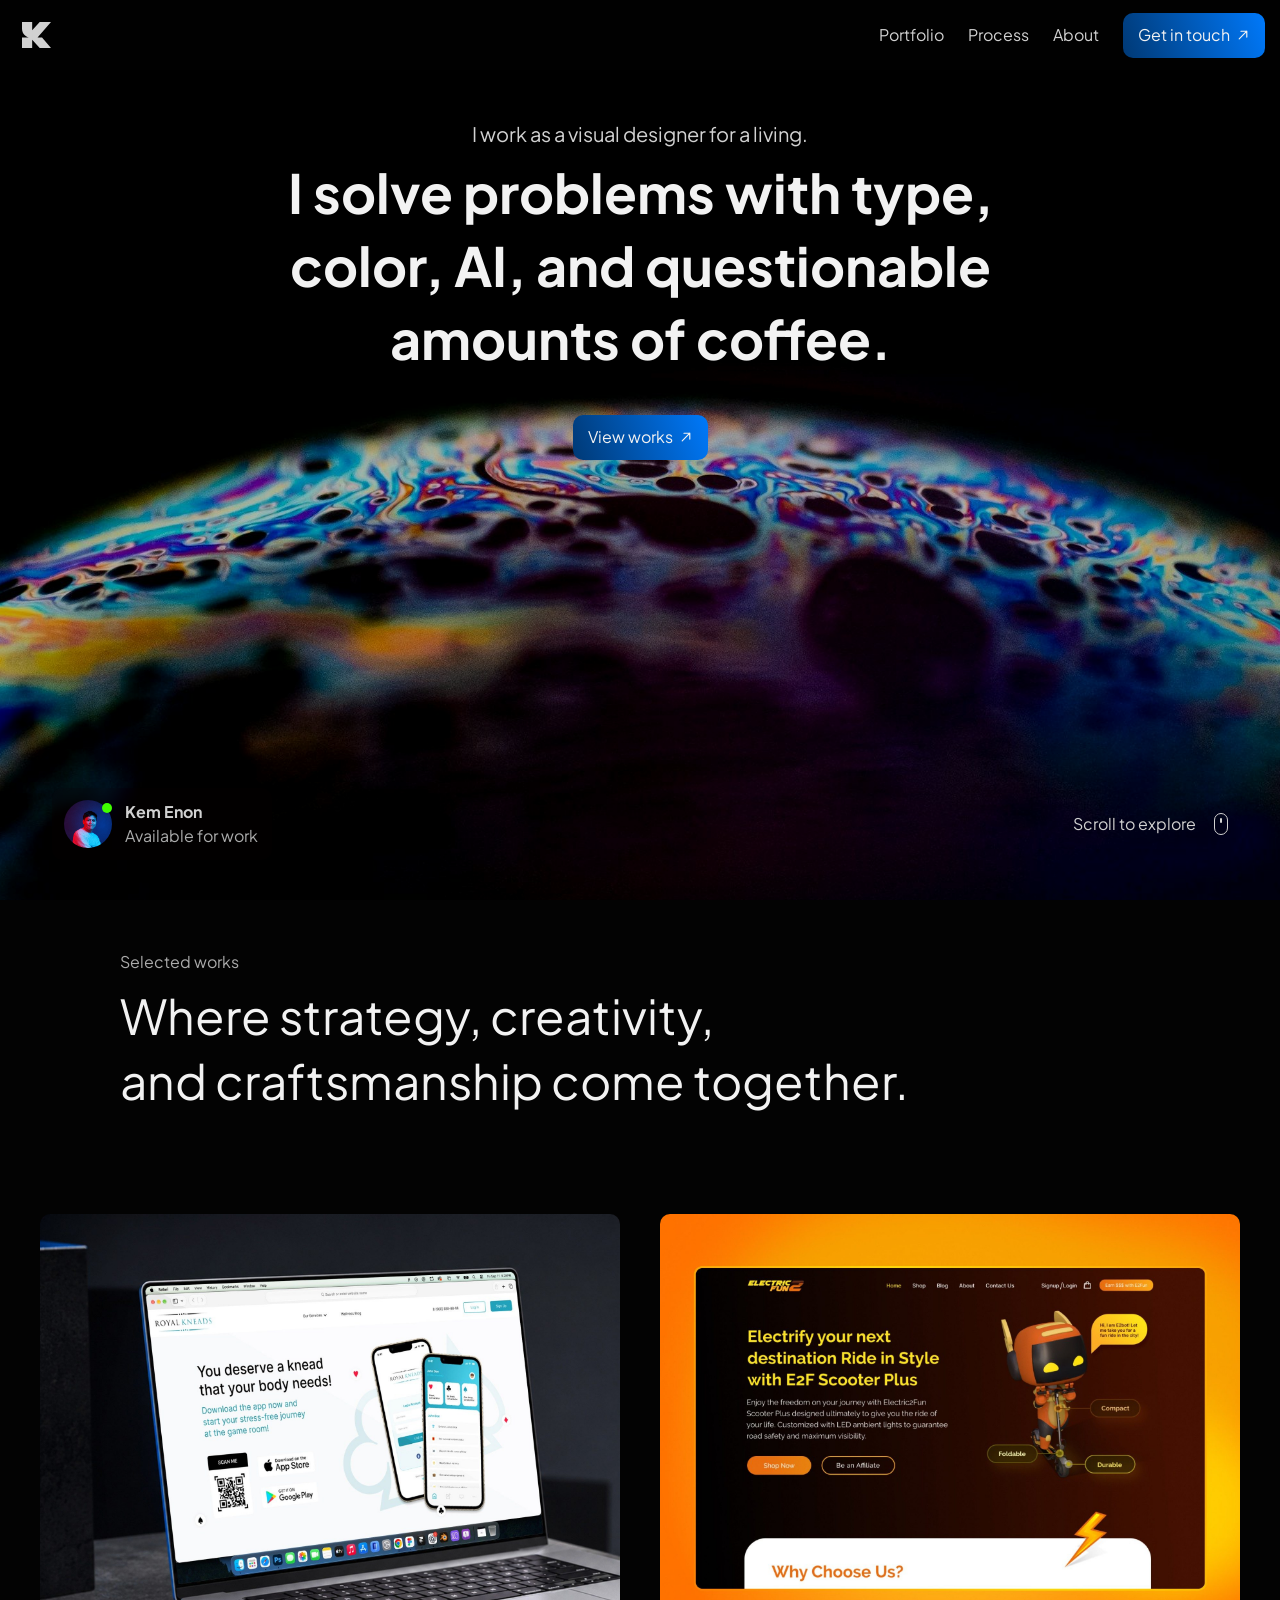
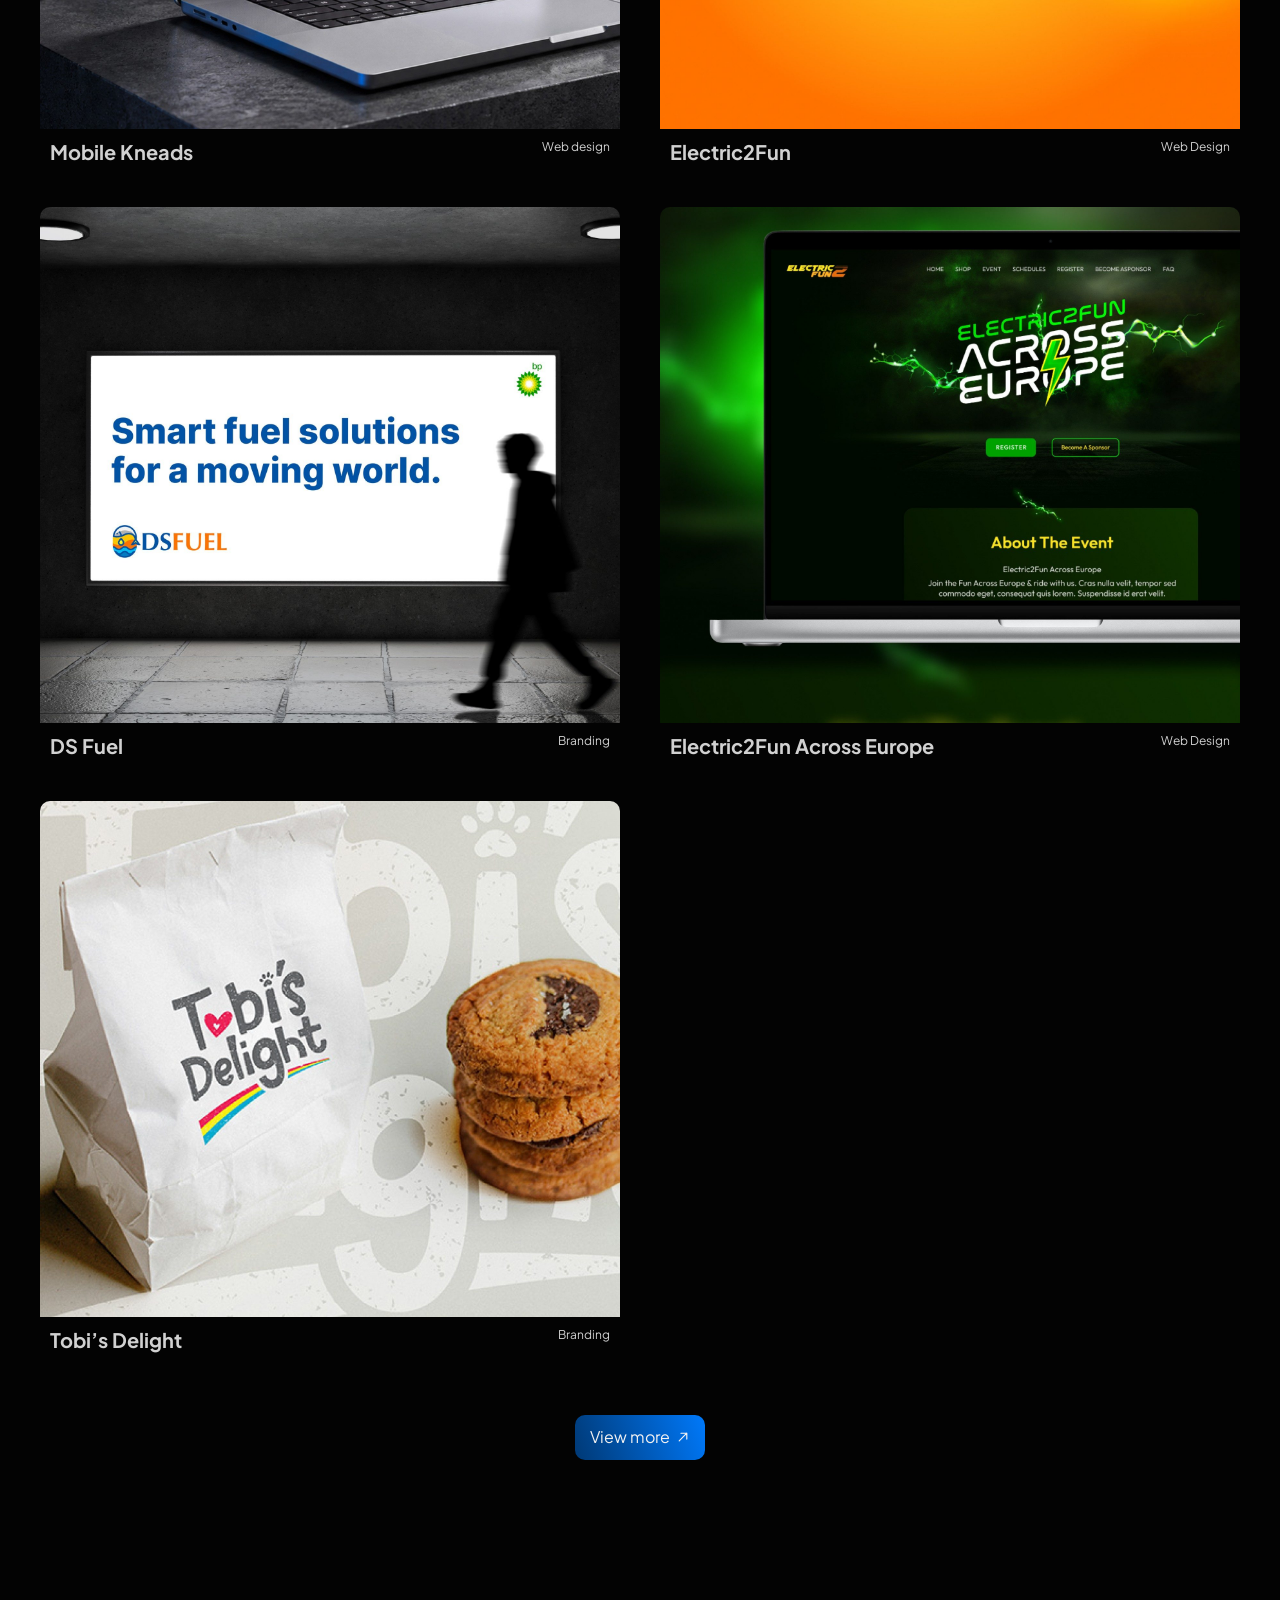
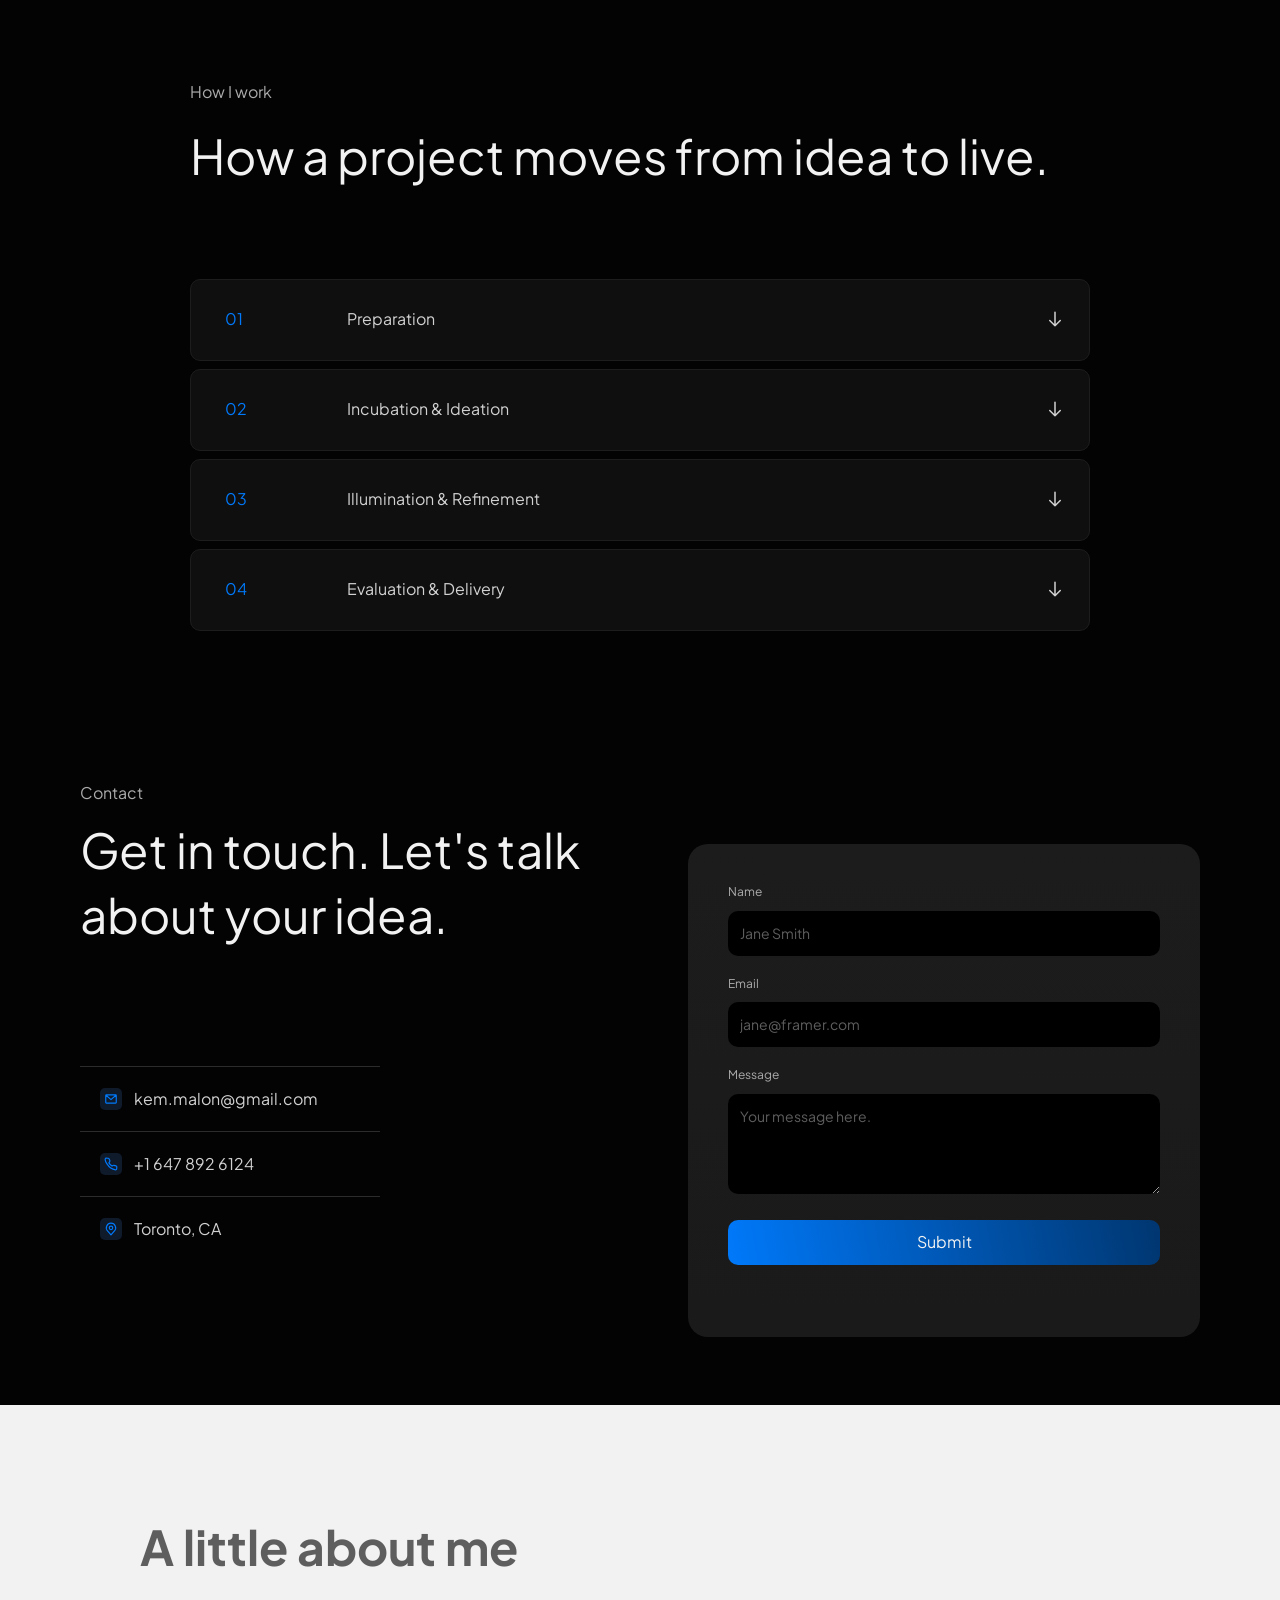
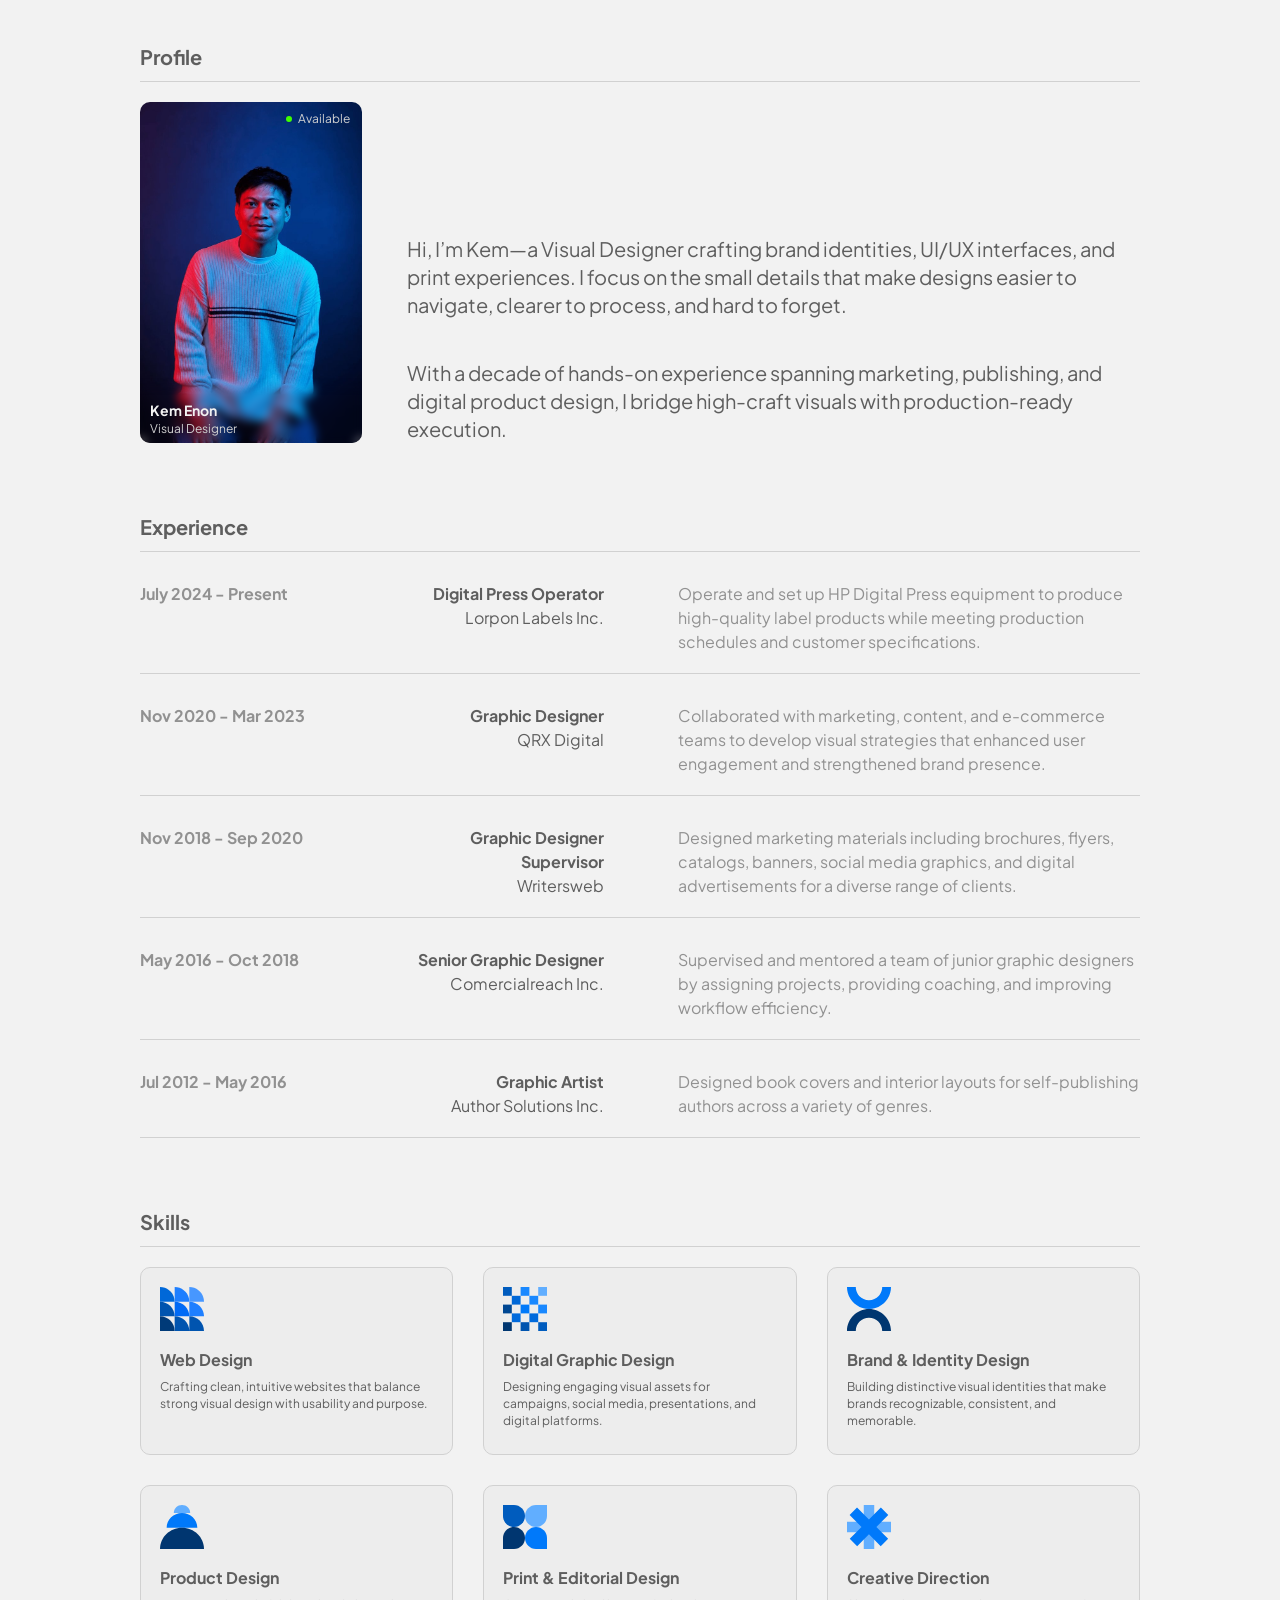
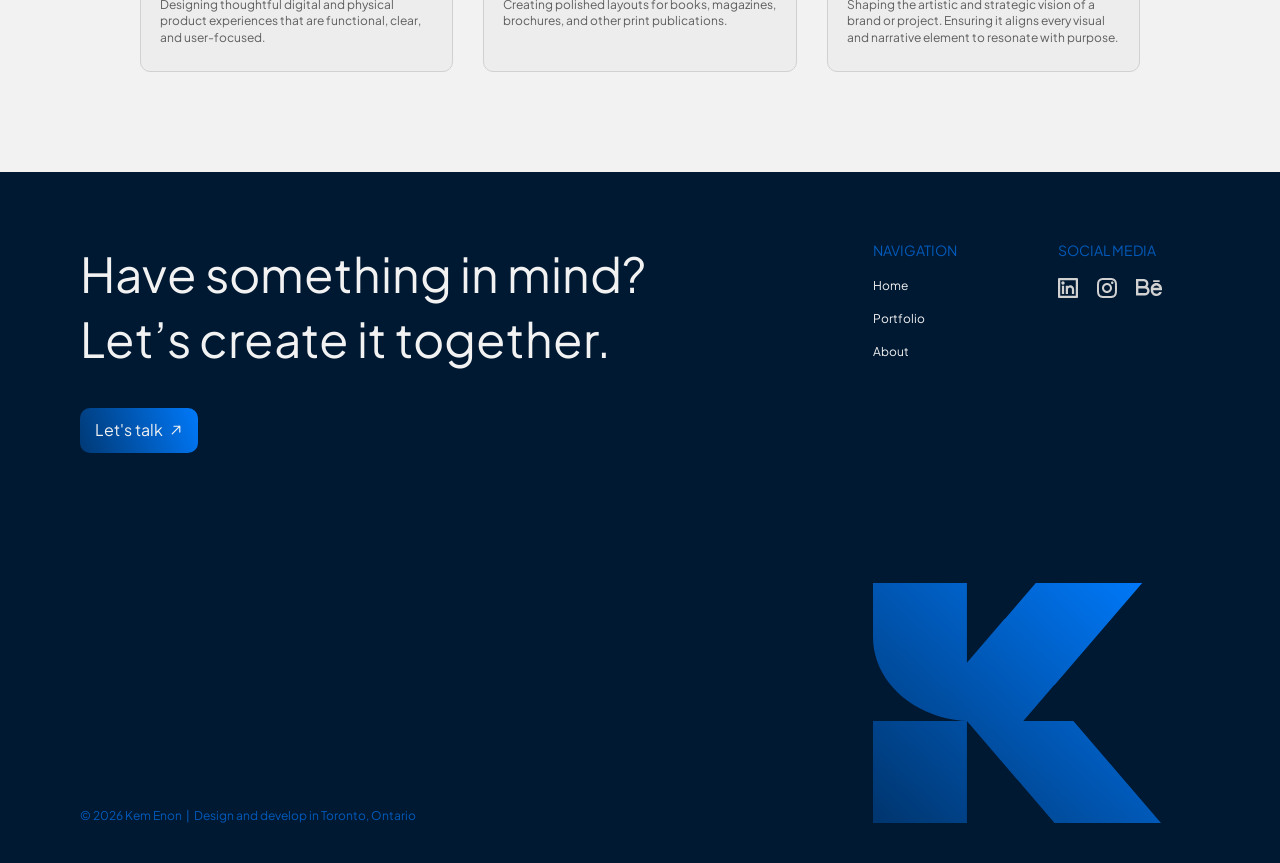
<file: index.html>
<!doctype html>
<html lang="en">
<head>
<meta charset="utf-8">
<meta name="viewport" content="width=device-width, initial-scale=1">
<title>Kem Enon — Visual Designer</title>
<meta name="description" content="Kem Enon portfolio site.">
<meta property="og:type" content="website">
<meta property="og:title" content="Kem Enon — Visual Designer">
<meta property="og:description" content="Kem Enon portfolio site.">
<meta property="og:image" content="assets/img/og-image.png">
<meta name="twitter:card" content="summary_large_image">
<meta name="theme-color" content="#030303">
<link rel="icon" href="assets/img/favicon-light.svg" media="(prefers-color-scheme: light)">
<link rel="icon" href="assets/img/favicon-dark.svg" media="(prefers-color-scheme: dark)">
<link rel="preconnect" href="https://fonts.googleapis.com">
<link rel="preconnect" href="https://fonts.gstatic.com" crossorigin>
<link href="https://fonts.googleapis.com/css2?family=Plus+Jakarta+Sans:wght@400;700&display=swap" rel="stylesheet">
<link rel="stylesheet" href="assets/css/style.css">
<script defer src="assets/js/main.js"></script>
</head>
<body>
<a class="sr-only" href="#main">Skip to content</a>
<header class="nav">
  <div class="nav-inner">
    <a class="nav-logo" href="./#hero" aria-label="Kem Enon, home"><svg viewBox="0 0 29 26" aria-hidden="true"><path d="M 0 0 L 10.175 0 L 10.175 15.6 L 8.649 15.6 C 3.872 15.6 0 11.642 0 6.76 Z M 0 15.6 L 10.175 15.6 L 10.175 26 L 0 26 Z M 10.175 15.6 L 15.554 15.6 L 29 0 L 17.705 0 L 10.175 8.32 Z M 29 26 L 17.705 26 L 10.175 17.68 L 10.175 15.6 L 20.035 15.6 Z" fill="#d1d1d1"/></svg></a>
    <button class="nav-toggle" aria-label="Menu" aria-expanded="false" aria-controls="nav-links"><span></span><span></span><span></span></button>
    <nav class="nav-links" id="nav-links" aria-label="Main">
      <a href="./#work">Portfolio</a>
      <a href="./#process">Process</a>
      <a href="./#about">About</a>
      <a class="btn" href="./#contact">Get in touch <svg viewBox="0 0 24 24" aria-hidden="true"><path d="M 13 0 L 0 13 M 13 0 L 3 0 M 13 0 L 13 10" fill="none" stroke="currentColor" stroke-width="2" stroke-linecap="round" stroke-linejoin="round" transform="translate(5.5 5.5)"/></svg></a>
    </nav>
  </div>
</header>
<main id="main">
  <section class="hero" id="hero">
    <div class="hero-bg" aria-hidden="true"></div>
    <h2 class="hero-kicker">I work as a visual designer for a living.</h2>
    <h1 class="hero-title">I solve problems with type, color, AI, and questionable amounts of coffee.</h1>
    <a class="btn" href="portfolio/">View works <svg viewBox="0 0 24 24" aria-hidden="true"><path d="M 13 0 L 0 13 M 13 0 L 3 0 M 13 0 L 13 10" fill="none" stroke="currentColor" stroke-width="2" stroke-linecap="round" stroke-linejoin="round" transform="translate(5.5 5.5)"/></svg></a>
    <div class="hero-foot">
      <div class="status-card">
        <div class="status-avatar"><img src="assets/img/avatar.png" alt="Portrait of Kem Enon" width="48" height="48"></div>
        <div><div class="status-name">Kem Enon</div><div class="status-sub">Available for work</div></div>
      </div>
      <div class="scroll-cue">Scroll to explore <span class="mouse" aria-hidden="true"></span></div>
    </div>
  </section>

  <section class="section" id="work">
    <div class="works-intro reveal">
      <p class="eyebrow">Selected works</p>
      <h2 class="display">Where strategy, creativity,<br>and craftsmanship come together.</h2>
    </div>
    <div class="works-grid">
      <a class="work-card reveal" href="portfolio/mobile-kneads/">
        <div class="thumb"><img src="assets/img/work/mobile-kneads-cover.jpg" alt="Mobile Kneads mockup" width="1800" height="1600" loading="lazy"></div>
        <div class="meta"><h3>Mobile Kneads</h3><span class="tag">Web design</span></div>
      </a>
      <a class="work-card reveal" href="portfolio/electric2fun/">
        <div class="thumb"><img src="assets/img/work/electric2fun-cover.jpg" alt="Electric2Fun mockup" width="1800" height="1600" loading="lazy"></div>
        <div class="meta"><h3>Electric2Fun</h3><span class="tag">Web Design</span></div>
      </a>
      <a class="work-card reveal" href="portfolio/ds-fuel/">
        <div class="thumb"><img src="assets/img/work/ds-fuel-cover.jpg" alt="DS Fuel mockup" width="1800" height="1600" loading="lazy"></div>
        <div class="meta"><h3>DS Fuel</h3><span class="tag">Branding</span></div>
      </a>
      <a class="work-card reveal" href="portfolio/electric2fun-across-europe/">
        <div class="thumb"><img src="assets/img/work/electric2fun-across-europe-cover.jpg" alt="Electric2Fun Across Europe mockup" width="1800" height="1600" loading="lazy"></div>
        <div class="meta"><h3>Electric2Fun Across Europe</h3><span class="tag">Web Design</span></div>
      </a>
      <a class="work-card reveal" href="portfolio/tobis-delight/">
        <div class="thumb"><img src="assets/img/work/tobis-delight-cover.jpg" alt="Tobi’s Delight mockup" width="1800" height="1600" loading="lazy"></div>
        <div class="meta"><h3>Tobi’s Delight</h3><span class="tag">Branding</span></div>
      </a>
    </div>
    <div class="btn-center works-more"><a class="btn" href="portfolio/">View more <svg viewBox="0 0 24 24" aria-hidden="true"><path d="M 13 0 L 0 13 M 13 0 L 3 0 M 13 0 L 13 10" fill="none" stroke="currentColor" stroke-width="2" stroke-linecap="round" stroke-linejoin="round" transform="translate(5.5 5.5)"/></svg></a></div>
  </section>

  <section class="process" id="process">
    <div class="process-inner">
      <p class="eyebrow reveal">How I work</p>
      <h2 class="display reveal">How a project moves from idea to live.</h2>
      <div class="steps">
      <details class="step reveal">
        <summary><span class="num">01</span><span class="title">Preparation</span><svg class="arrow" viewBox="0 0 24 24" aria-hidden="true"><path d="M 7 18 L 7 0 M 7 18 L 0 11 M 7 18 L 14 11" fill="none" stroke="currentColor" stroke-width="2" stroke-linecap="round" stroke-linejoin="round" transform="translate(5 3)"/></svg></summary>
        <p class="body">Use AI language models to quickly summarize competitor research, analyze target audience personas, synthesize project briefs, and generate background knowledge or thematic inspiration.</p>
      </details>
      <details class="step reveal">
        <summary><span class="num">02</span><span class="title">Incubation &amp; Ideation</span><svg class="arrow" viewBox="0 0 24 24" aria-hidden="true"><path d="M 7 18 L 7 0 M 7 18 L 0 11 M 7 18 L 14 11" fill="none" stroke="currentColor" stroke-width="2" stroke-linecap="round" stroke-linejoin="round" transform="translate(5 3)"/></svg></summary>
        <p class="body">Use generative text and image tools to brainstorm raw concepts, generate quick mood boards, outline initial layout directions, and produce rapid visual variations to break through creative blocks.</p>
      </details>
      <details class="step reveal">
        <summary><span class="num">03</span><span class="title">Illumination &amp; Refinement</span><svg class="arrow" viewBox="0 0 24 24" aria-hidden="true"><path d="M 7 18 L 7 0 M 7 18 L 0 11 M 7 18 L 14 11" fill="none" stroke="currentColor" stroke-width="2" stroke-linecap="round" stroke-linejoin="round" transform="translate(5 3)"/></svg></summary>
        <p class="body">Leverage AI tools embedded in creative software for asset generation, smart selection, object removal, automated background cleanup, image upscaling, and generative fill to refine components faster.</p>
      </details>
      <details class="step reveal">
        <summary><span class="num">04</span><span class="title">Evaluation &amp; Delivery</span><svg class="arrow" viewBox="0 0 24 24" aria-hidden="true"><path d="M 7 18 L 7 0 M 7 18 L 0 11 M 7 18 L 14 11" fill="none" stroke="currentColor" stroke-width="2" stroke-linecap="round" stroke-linejoin="round" transform="translate(5 3)"/></svg></summary>
        <p class="body">Use AI to review copy for tone and clarity, automate color harmony checks, adapt visual assets across multiple aspect ratios or formats, and prepare final files efficiently.</p>
      </details>
      </div>
    </div>
  </section>

  <section class="contact" id="contact">
    <div class="contact-inner">
      <div>
        <p class="eyebrow reveal">Contact</p>
        <h2 class="display reveal">Get in touch. Let's talk about your idea.</h2>
        <ul class="contact-list">
          <li><a href="mailto:kem.malon@gmail.com"><span class="icon-chip"><svg viewBox="0 0 24 24" aria-hidden="true"><path d="M 17.5 0.5 L 9 8 L 0.5 0.5 M 1 14 L 17 14 C 17.552 14 18 13.552 18 13 L 18 1 C 18 0.448 17.552 0 17 0 L 1 0 C 0.448 0 0 0.448 0 1 L 0 13 C 0 13.552 0.448 14 1 14 Z" fill="none" stroke="currentColor" stroke-width="2" stroke-linecap="round" stroke-linejoin="round" transform="translate(3 5)"/></svg></span>kem.malon@gmail.com</a></li>
          <li><a href="tel:+16478926124"><span class="icon-chip"><svg viewBox="0 0 24 24" aria-hidden="true"><path d="M 1.511 0 L 5.15 0.132 C 5.917 0.159 6.597 0.643 6.891 1.37 L 7.967 4.032 C 8.217 4.652 8.15 5.358 7.787 5.916 L 6.408 8.037 C 7.225 9.21 9.445 11.956 11.795 13.563 L 13.548 12.485 C 13.994 12.21 14.527 12.129 15.031 12.258 L 18.516 13.152 C 19.443 13.389 20.067 14.278 19.994 15.255 L 19.77 18.238 C 19.692 19.285 18.835 20.107 17.818 19.989 C 4.392 18.428 -3.481 0 1.511 0 Z" fill="none" stroke="currentColor" stroke-width="2" stroke-linecap="round" stroke-linejoin="round" transform="translate(2 2)"/></svg></span>+1 647 892 6124</a></li>
          <li><span class="row"><span class="icon-chip"><svg viewBox="0 0 24 24" aria-hidden="true"><g fill="none" stroke="currentColor" stroke-width="2" stroke-linecap="round" stroke-linejoin="round"><path d="M 2.032 13.287 L 8 20 L 13.968 13.287 C 18.545 8.139 14.889 0 8 0 C 1.111 0 -2.545 8.139 2.032 13.287 Z" transform="translate(4 2)"/><path d="M 6 3 C 6 4.657 4.657 6 3 6 C 1.343 6 0 4.657 0 3 C 0 1.343 1.343 0 3 0 C 4.657 0 6 1.343 6 3 Z" transform="translate(9 7)"/></g></svg></span>Toronto, CA</span></li>
        </ul>
      </div>
      <form class="form-card reveal" id="contact-form" action="https://formsubmit.co/kem.malon@gmail.com" data-ajax="https://formsubmit.co/ajax/kem.malon@gmail.com" method="POST">
        <input type="hidden" name="_subject" value="New message from your portfolio site">
        <input type="hidden" name="_template" value="table">
        <input type="text" name="_honey" style="display:none" tabindex="-1" autocomplete="off">
        <div class="field"><label for="f-name">Name</label><input id="f-name" name="name" type="text" placeholder="Jane Smith" required autocomplete="name"></div>
        <div class="field"><label for="f-email">Email</label><input id="f-email" name="email" type="email" placeholder="jane@framer.com" required autocomplete="email"></div>
        <div class="field"><label for="f-msg">Message</label><textarea id="f-msg" name="message" placeholder="Your message here." required></textarea></div>
        <button class="btn" type="submit">Submit</button>
        <p class="form-status" role="status" aria-live="polite"></p>
      </form>
    </div>
  </section>

  <section class="about" id="about">
    <div class="about-inner">
      <h2 class="reveal">A little about me</h2>

      <div class="about-block">
        <h3>Profile</h3>
        <div class="profile">
          <div class="profile-card reveal">
            <img src="assets/img/profile.jpg" alt="Kem Enon in blue and red studio light" width="700" height="1075">
            <span class="avail">Available</span>
            <div class="caption"><strong>Kem Enon</strong><span>Visual Designer</span></div>
          </div>
          <div class="bio reveal">
            <p>Hi, I’m Kem—a Visual Designer crafting brand identities, UI/UX interfaces, and print experiences. I focus on the small details that make designs easier to navigate, clearer to process, and hard to forget.</p>
            <p>With a decade of hands-on experience spanning marketing, publishing, and digital product design, I bridge high-craft visuals with production-ready execution.</p>
          </div>
        </div>
      </div>

      <div class="about-block">
        <h3>Experience</h3>
        <ul class="exp">
          <li class="reveal"><span class="when">July 2024 - Present</span><span class="role"><strong>Digital Press Operator</strong>Lorpon Labels Inc.</span><span class="what">Operate and set up HP Digital Press equipment to produce high-quality label products while meeting production schedules and customer specifications.</span></li>
          <li class="reveal"><span class="when">Nov 2020 - Mar 2023</span><span class="role"><strong>Graphic Designer</strong>QRX Digital</span><span class="what">Collaborated with marketing, content, and e-commerce teams to develop visual strategies that enhanced user engagement and strengthened brand presence.</span></li>
          <li class="reveal"><span class="when">Nov 2018 - Sep 2020</span><span class="role"><strong>Graphic Designer Supervisor</strong>Writersweb</span><span class="what">Designed marketing materials including brochures, flyers, catalogs, banners, social media graphics, and digital advertisements for a diverse range of clients.</span></li>
          <li class="reveal"><span class="when">May 2016 - Oct 2018</span><span class="role"><strong>Senior Graphic Designer</strong>Comercialreach Inc.</span><span class="what">Supervised and mentored a team of junior graphic designers by assigning projects, providing coaching, and improving workflow efficiency.</span></li>
          <li class="reveal"><span class="when">Jul 2012 - May 2016</span><span class="role"><strong>Graphic Artist</strong>Author Solutions Inc.</span><span class="what">Designed book covers and interior layouts for self-publishing authors across a variety of genres.</span></li>
        </ul>
      </div>

      <div class="about-block">
        <h3>Skills</h3>
        <div class="skills">
          <div class="skill reveal"><img src="assets/img/icons/web-design.svg" alt="" width="44" height="44"><h4>Web Design</h4><p>Crafting clean, intuitive websites that balance strong visual design with usability and purpose.</p></div>
          <div class="skill reveal"><img src="assets/img/icons/digital-graphic-design.svg" alt="" width="44" height="44"><h4>Digital Graphic Design</h4><p>Designing engaging visual assets for campaigns, social media, presentations, and digital platforms.</p></div>
          <div class="skill reveal"><img src="assets/img/icons/brand-identity-design.svg" alt="" width="44" height="44"><h4>Brand &amp; Identity Design</h4><p>Building distinctive visual identities that make brands recognizable, consistent, and memorable.</p></div>
          <div class="skill reveal"><img src="assets/img/icons/product-design.svg" alt="" width="44" height="44"><h4>Product Design</h4><p>Designing thoughtful digital and physical product experiences that are functional, clear, and user-focused.</p></div>
          <div class="skill reveal"><img src="assets/img/icons/print-editorial-design.svg" alt="" width="44" height="44"><h4>Print &amp; Editorial Design</h4><p>Creating polished layouts for books, magazines, brochures, and other print publications.</p></div>
          <div class="skill reveal"><img src="assets/img/icons/creative-direction.svg" alt="" width="44" height="44"><h4>Creative Direction</h4><p>Shaping the artistic and strategic vision of a brand or project. Ensuring it aligns every visual and narrative element to resonate with purpose.</p></div>
        </div>
      </div>
    </div>
  </section>
</main>
<footer class="footer">
  <div class="footer-inner">
    <div>
      <h2 class="display reveal">Have something in mind?<br>Let’s create it together.</h2>
      <a class="btn" href="./#contact">Let's talk <svg viewBox="0 0 24 24" aria-hidden="true"><path d="M 13 0 L 0 13 M 13 0 L 3 0 M 13 0 L 13 10" fill="none" stroke="currentColor" stroke-width="2" stroke-linecap="round" stroke-linejoin="round" transform="translate(5.5 5.5)"/></svg></a>
    </div>
    <div class="footer-cols">
      <div>
        <h4>NAVIGATION</h4>
        <ul>
          <li><a href="./#hero">Home</a></li>
          <li><a href="./#work">Portfolio</a></li>
          <li><a href="./#about">About</a></li>
        </ul>
      </div>
      <div>
        <h4>SOCIAL MEDIA</h4>
        <div class="socials">
          <a href="https://www.linkedin.com/in/kem-enon/" target="_blank" rel="noopener" aria-label="LinkedIn"><svg viewBox="0 0 20 20" aria-hidden="true"><path fill="currentColor" d="M 1.111 0 L 18.889 0 C 19.503 0 20 0.497 20 1.111 L 20 18.889 C 20 19.503 19.503 20 18.889 20 L 1.111 20 C 0.497 20 0 19.503 0 18.889 L 0 1.111 C 0 0.497 0.497 0 1.111 0 M 2.222 2.222 L 2.222 17.778 L 17.778 17.778 L 17.778 2.222 Z M 5 6.667 C 4.08 6.667 3.333 5.92 3.333 5 C 3.333 4.08 4.08 3.333 5 3.333 C 5.92 3.333 6.667 4.08 6.667 5 C 6.667 5.92 5.92 6.667 5 6.667 M 3.889 7.778 L 6.111 7.778 L 6.111 16.111 L 3.889 16.111 Z M 10 8.256 C 10.649 7.628 11.407 7.222 12.222 7.222 C 14.523 7.222 16.111 9.088 16.111 11.389 L 16.111 16.111 L 13.889 16.111 L 13.889 11.389 C 13.889 10.315 13.018 9.444 11.944 9.444 C 10.871 9.444 10 10.315 10 11.389 L 10 16.111 L 7.778 16.111 L 7.778 7.778 L 10 7.778 Z"/></svg></a>
          <a href="https://www.instagram.com/kem_enon/" target="_blank" rel="noopener" aria-label="Instagram"><svg viewBox="0 0 20 20" aria-hidden="true"><path fill="currentColor" d="M 10.001 7 C 8.344 7 7.001 8.343 7.001 10 C 7.001 11.657 8.344 13 10.001 13 C 11.658 13 13.001 11.657 13.001 10 C 13.001 8.343 11.658 7 10.001 7 M 10.001 5 C 12.762 5 15.001 7.239 15.001 10 C 15.001 12.761 12.762 15 10.001 15 C 7.24 15 5.001 12.761 5.001 10 C 5.001 7.239 7.24 5 10.001 5 M 16.501 4.75 C 16.501 5.44 15.941 6 15.251 6 C 14.561 6 14.001 5.44 14.001 4.75 C 14.001 4.06 14.561 3.5 15.251 3.5 C 15.941 3.5 16.501 4.06 16.501 4.75 M 10.001 2 C 7.527 2 7.123 2.007 5.972 2.058 C 5.188 2.095 4.662 2.2 4.174 2.39 C 3.766 2.54 3.397 2.781 3.094 3.093 C 2.781 3.396 2.541 3.765 2.39 4.173 C 2.2 4.663 2.095 5.188 2.059 5.971 C 2.007 7.075 2 7.461 2 10 C 2 12.475 2.007 12.878 2.058 14.029 C 2.095 14.812 2.2 15.339 2.389 15.826 C 2.559 16.261 2.759 16.574 3.091 16.906 C 3.428 17.242 3.741 17.443 4.171 17.609 C 4.665 17.8 5.191 17.906 5.971 17.942 C 7.075 17.994 7.461 18 10 18 C 12.475 18 12.878 17.993 14.029 17.942 C 14.811 17.905 15.337 17.8 15.826 17.611 C 16.234 17.461 16.603 17.22 16.906 16.908 C 17.243 16.572 17.444 16.259 17.61 15.828 C 17.8 15.336 17.906 14.81 17.942 14.028 C 17.994 12.925 18 12.538 18 10 C 18 7.526 17.993 7.122 17.942 5.971 C 17.905 5.189 17.799 4.661 17.61 4.173 C 17.46 3.765 17.219 3.396 16.907 3.093 C 16.604 2.78 16.235 2.54 15.827 2.389 C 15.337 2.199 14.811 2.094 14.029 2.058 C 12.926 2.006 12.54 2 10 2 M 10 0 C 12.717 0 13.056 0.01 14.123 0.06 C 15.187 0.11 15.913 0.277 16.55 0.525 C 17.21 0.779 17.766 1.123 18.322 1.678 C 18.831 2.178 19.224 2.782 19.475 3.45 C 19.722 4.087 19.89 4.813 19.94 5.878 C 19.987 6.944 20 7.283 20 10 C 20 12.717 19.99 13.056 19.94 14.122 C 19.89 15.188 19.722 15.912 19.475 16.55 C 19.224 17.218 18.831 17.822 18.322 18.322 C 17.822 18.831 17.218 19.224 16.55 19.475 C 15.913 19.722 15.187 19.89 14.123 19.94 C 13.056 19.987 12.717 20 10 20 C 7.283 20 6.944 19.99 5.877 19.94 C 4.813 19.89 4.088 19.722 3.45 19.475 C 2.782 19.224 2.178 18.831 1.678 18.322 C 1.169 17.822 0.776 17.218 0.525 16.55 C 0.277 15.913 0.11 15.187 0.06 14.122 C 0.012 13.056 0 12.717 0 10 C 0 7.283 0.01 6.944 0.06 5.878 C 0.11 4.812 0.277 4.088 0.525 3.45 C 0.776 2.782 1.169 2.178 1.678 1.678 C 2.178 1.169 2.782 0.776 3.45 0.525 C 4.087 0.277 4.812 0.11 5.877 0.06 C 6.945 0.013 7.284 0 10.001 0"/></svg></a>
          <a href="https://www.behance.net/kemenon10" target="_blank" rel="noopener" aria-label="Behance"><svg viewBox="0 0 26 17" aria-hidden="true" style="height:17px"><path fill="currentColor" d="M 7.682 7.038 C 8.987 7.038 10.045 5.988 10.045 4.692 C 10.045 3.396 8.987 2.346 7.682 2.346 L 2.364 2.346 L 2.364 7.038 Z M 8.864 9.384 L 2.364 9.384 L 2.364 14.076 L 8.864 14.076 C 10.169 14.076 11.227 13.026 11.227 11.73 C 11.227 10.434 10.169 9.384 8.864 9.384 M 11.302 7.709 C 13.122 8.796 13.989 10.954 13.421 12.986 C 12.852 15.017 10.988 16.423 8.864 16.422 L 0 16.422 L 0 0 L 7.682 0 C 9.52 0 11.191 1.057 11.967 2.71 C 12.743 4.364 12.484 6.314 11.302 7.71 M 17.136 1.173 L 23.636 1.173 L 23.636 2.933 L 17.136 2.933 Z M 26 11.144 L 17.136 11.144 L 17.136 11.437 C 17.136 12.928 18.166 14.226 19.627 14.574 C 21.088 14.923 22.599 14.232 23.282 12.903 L 25.804 12.903 C 25.059 15.592 22.428 17.32 19.643 16.95 C 16.859 16.58 14.778 14.225 14.773 11.437 L 14.773 9.677 C 14.773 6.6 17.286 4.106 20.386 4.106 C 23.487 4.106 26 6.6 26 9.677 Z M 23.513 8.798 C 23.116 7.41 21.839 6.454 20.386 6.454 C 18.933 6.454 17.657 7.41 17.259 8.798 Z"/></svg></a>
        </div>
      </div>
    </div>
    <div class="footer-logo"><svg viewBox="0 0 288 240" aria-hidden="true"><defs><linearGradient id="kgrad" x1="1" x2="0" y1="0.0434" y2="0.9566"><stop offset="0" stop-color="#0079fa"/><stop offset="1" stop-color="#003670"/></linearGradient></defs><path d="M 0 138 L 93.913 138 L 200.348 138 L 288 240 L 181.565 240 L 93.913 138 L 93.913 240 L 0 240 Z M 0 0 L 93.913 0 L 93.913 54 L 0 54 Z M 93.913 54 L 93.913 79.71 L 131.478 36 L 131.847 36 L 162.783 0 L 269.217 0 L 181.565 102 L 181.197 102 L 150.261 138 L 93.913 138 C 41.566 135.576 0 98.898 0 54 Z" fill="url(#kgrad)"/></svg></div>
    <p class="footer-copy">© <span data-year>2026</span> Kem Enon &nbsp;|&nbsp; Design and develop in Toronto, Ontario</p>
  </div>
</footer>
</body>
</html>
</file>
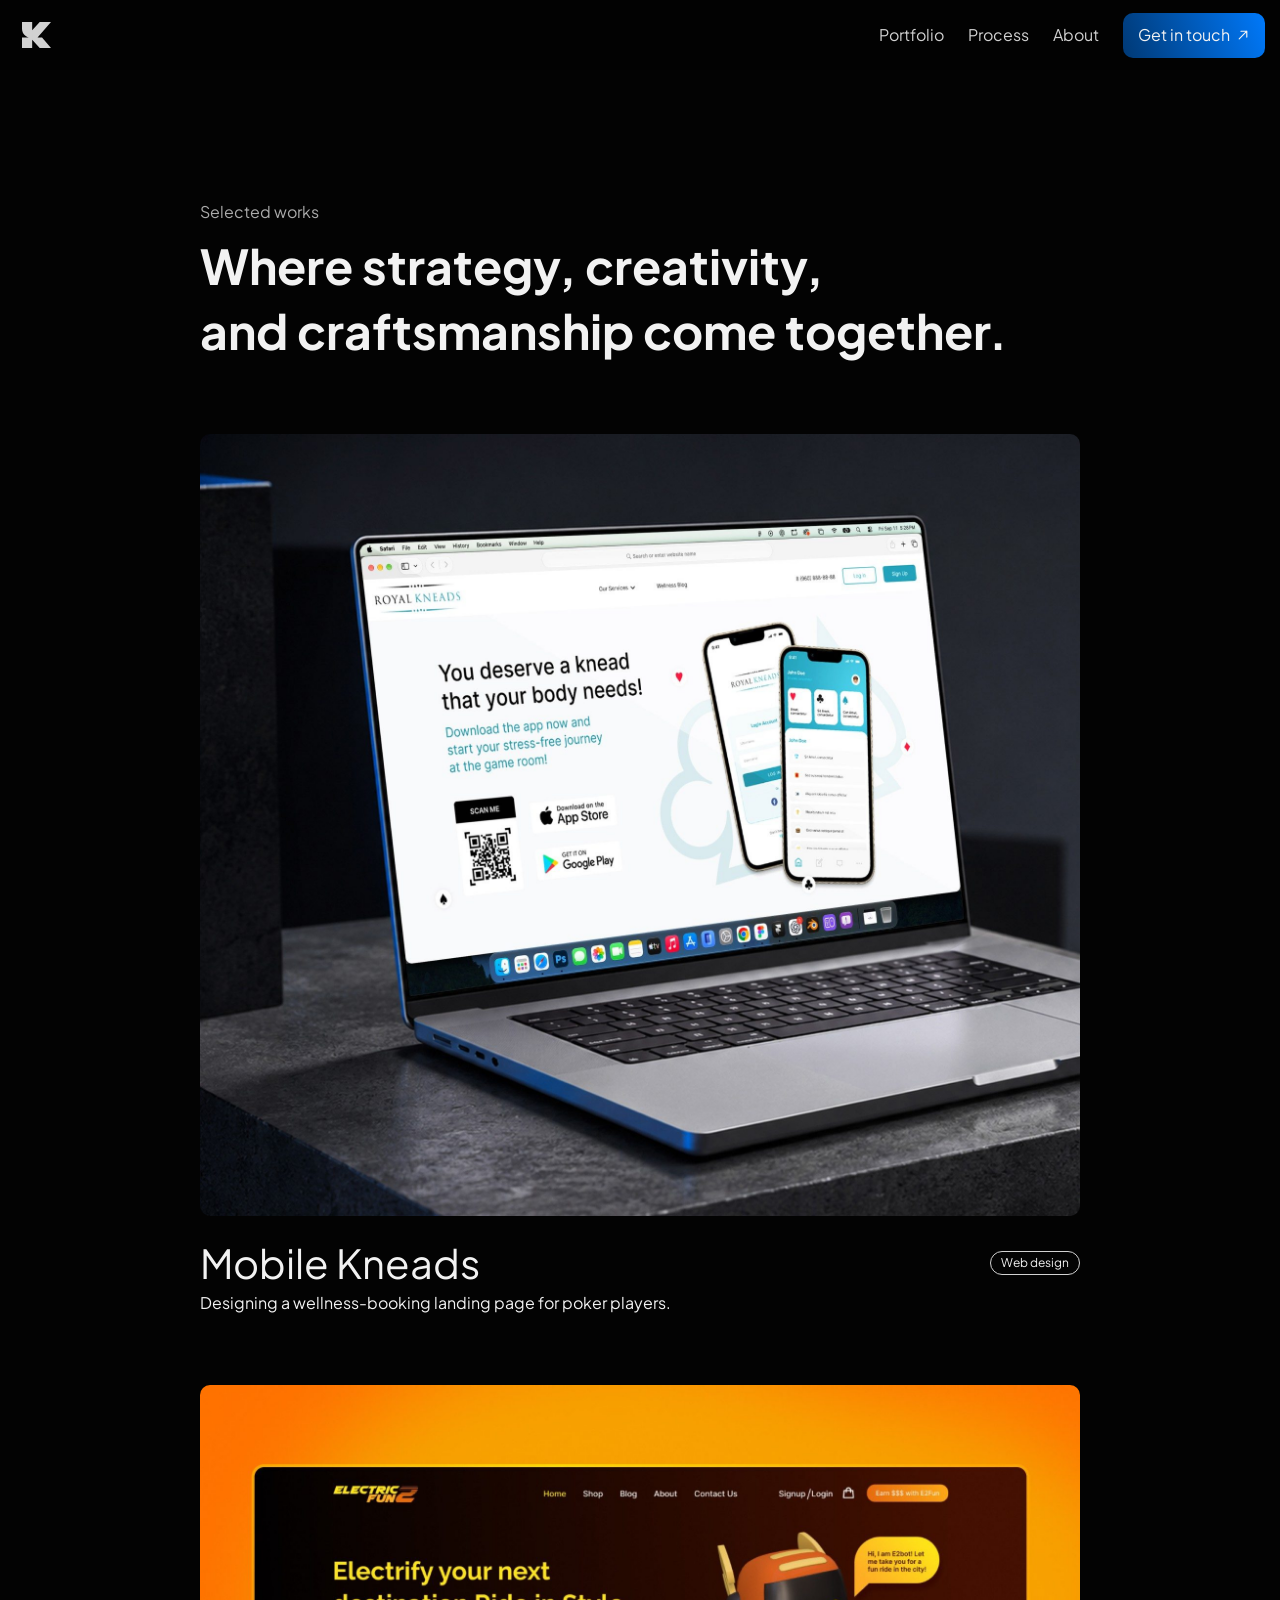
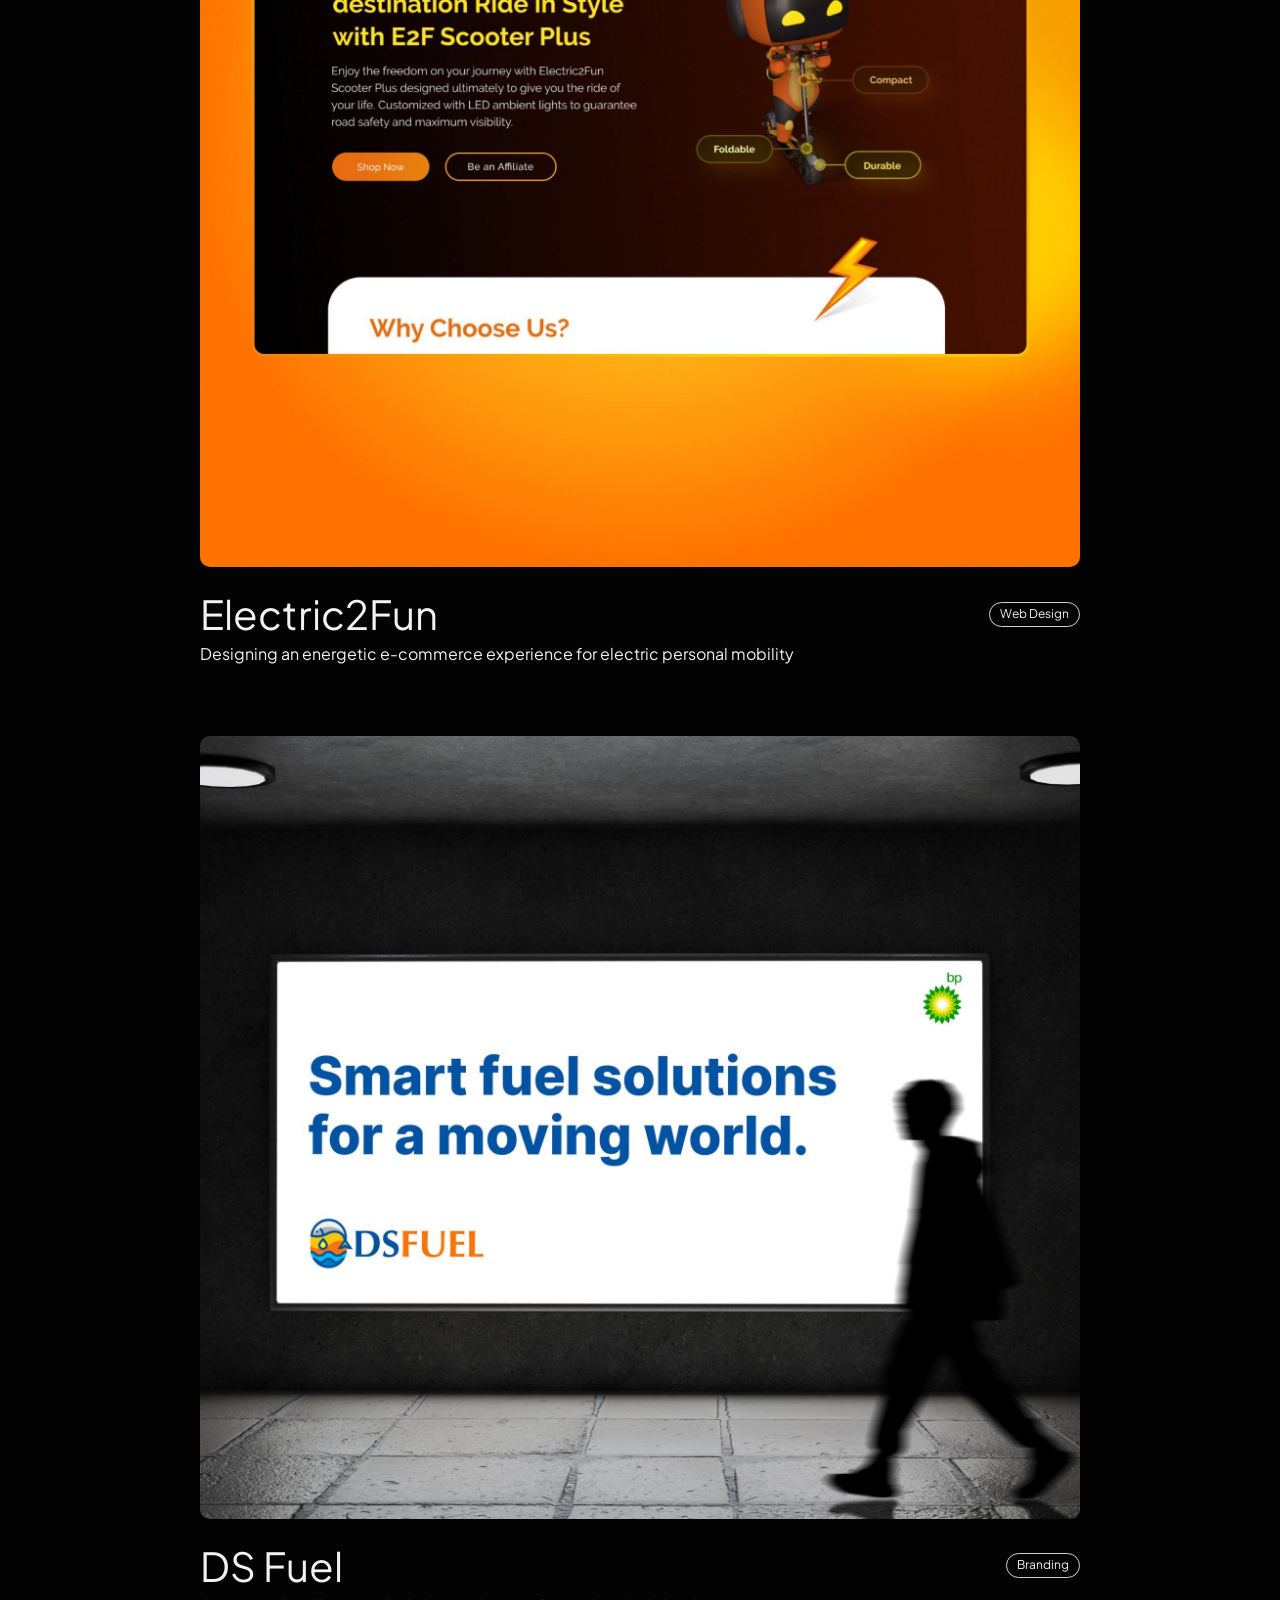
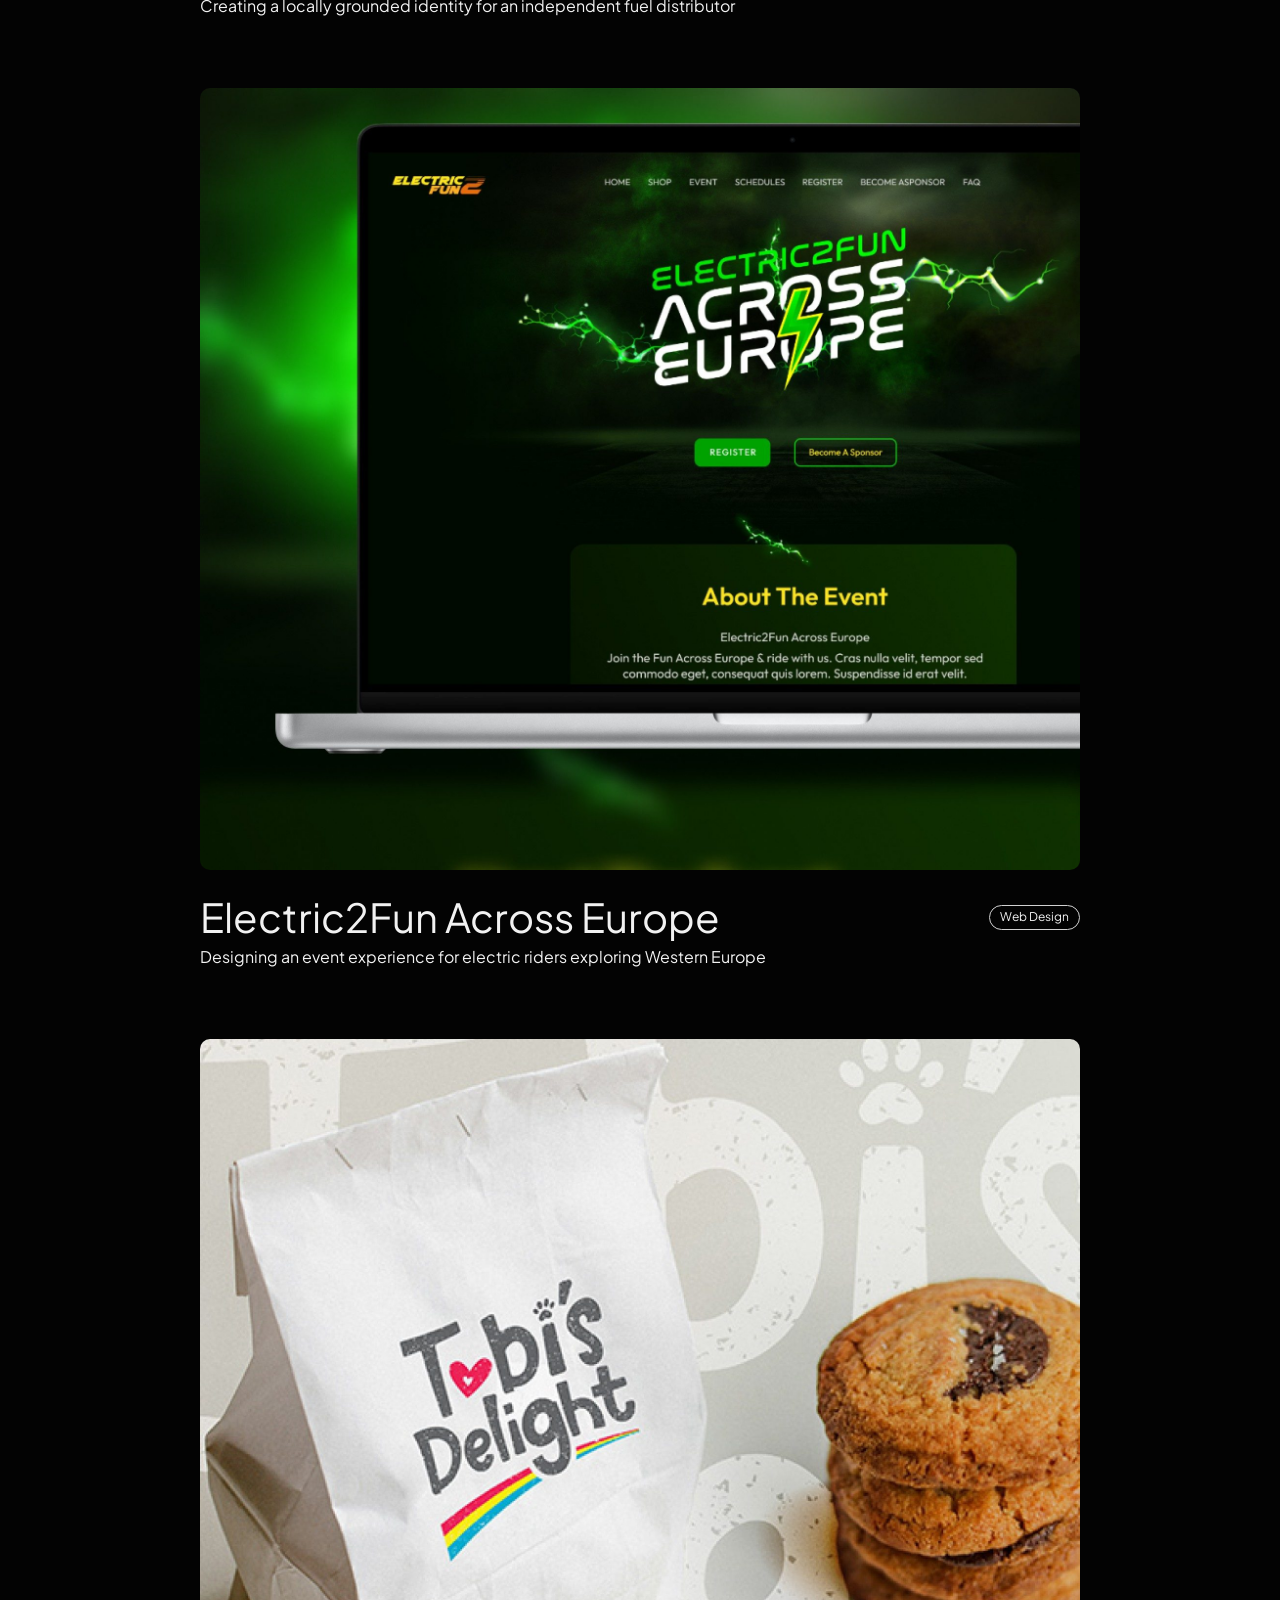
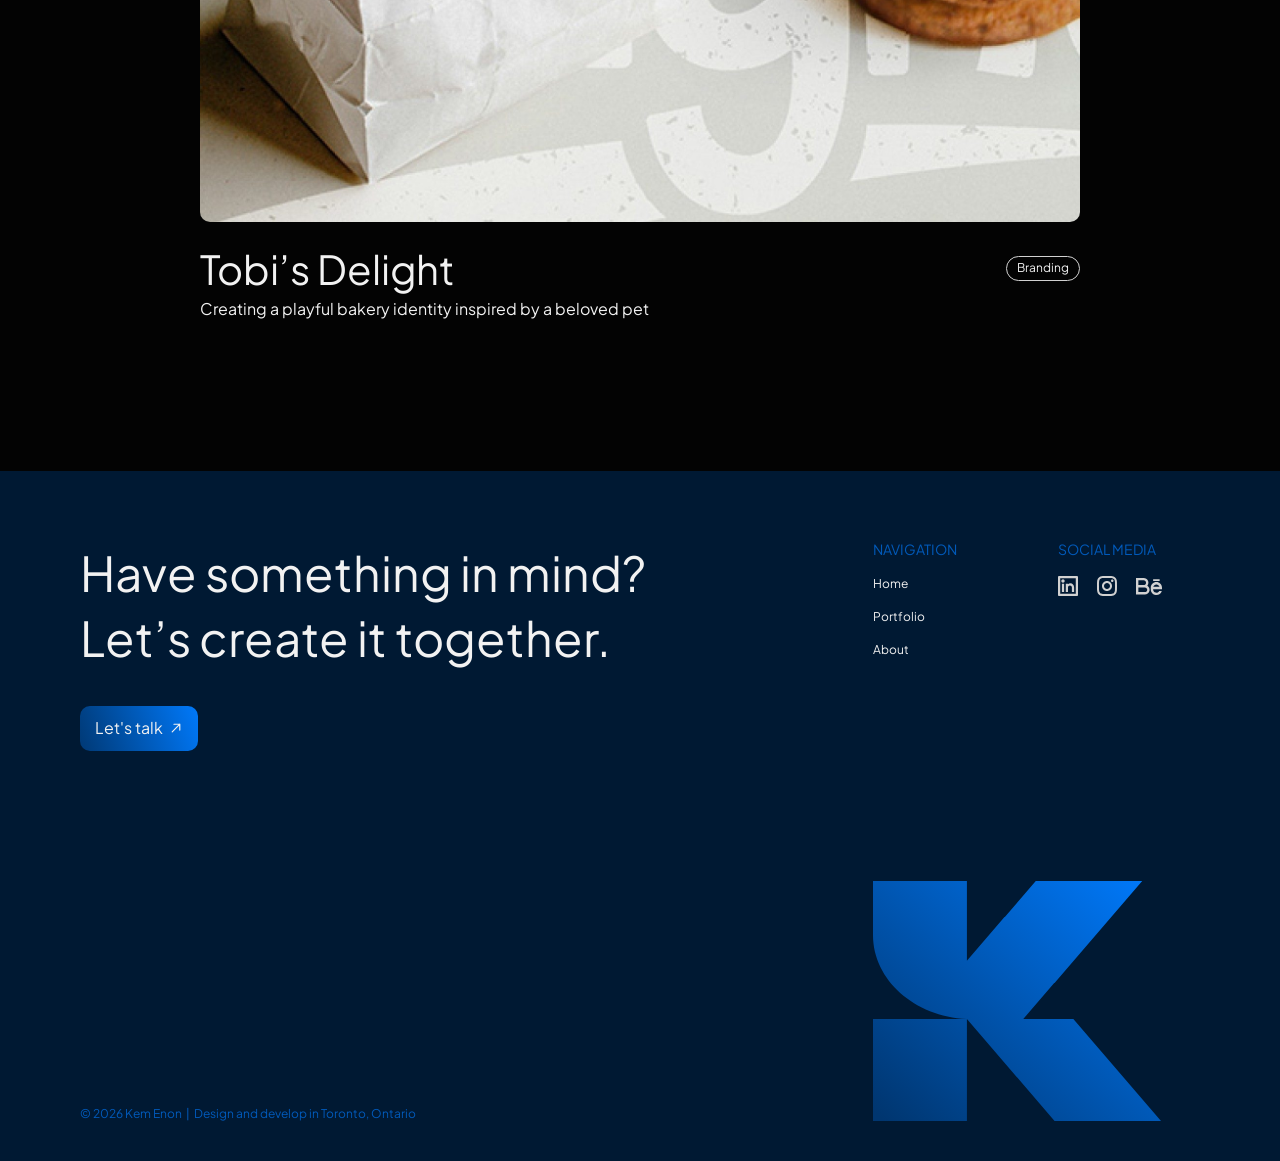
<file: portfolio/index.html>
<!doctype html>
<html lang="en">
<head>
<meta charset="utf-8">
<meta name="viewport" content="width=device-width, initial-scale=1">
<title>Selected works — Kem Enon</title>
<meta name="description" content="Where strategy, creativity, and craftsmanship come together.">
<meta property="og:type" content="website">
<meta property="og:title" content="Selected works — Kem Enon">
<meta property="og:description" content="Where strategy, creativity, and craftsmanship come together.">
<meta property="og:image" content="../assets/img/og-image.png">
<meta name="twitter:card" content="summary_large_image">
<meta name="theme-color" content="#030303">
<link rel="icon" href="../assets/img/favicon-light.svg" media="(prefers-color-scheme: light)">
<link rel="icon" href="../assets/img/favicon-dark.svg" media="(prefers-color-scheme: dark)">
<link rel="preconnect" href="https://fonts.googleapis.com">
<link rel="preconnect" href="https://fonts.gstatic.com" crossorigin>
<link href="https://fonts.googleapis.com/css2?family=Plus+Jakarta+Sans:wght@400;700&display=swap" rel="stylesheet">
<link rel="stylesheet" href="../assets/css/style.css">
<script defer src="../assets/js/main.js"></script>
</head>
<body>
<a class="sr-only" href="#main">Skip to content</a>
<header class="nav">
  <div class="nav-inner">
    <a class="nav-logo" href="../#hero" aria-label="Kem Enon, home"><svg viewBox="0 0 29 26" aria-hidden="true"><path d="M 0 0 L 10.175 0 L 10.175 15.6 L 8.649 15.6 C 3.872 15.6 0 11.642 0 6.76 Z M 0 15.6 L 10.175 15.6 L 10.175 26 L 0 26 Z M 10.175 15.6 L 15.554 15.6 L 29 0 L 17.705 0 L 10.175 8.32 Z M 29 26 L 17.705 26 L 10.175 17.68 L 10.175 15.6 L 20.035 15.6 Z" fill="#d1d1d1"/></svg></a>
    <button class="nav-toggle" aria-label="Menu" aria-expanded="false" aria-controls="nav-links"><span></span><span></span><span></span></button>
    <nav class="nav-links" id="nav-links" aria-label="Main">
      <a href="../#work">Portfolio</a>
      <a href="../#process">Process</a>
      <a href="../#about">About</a>
      <a class="btn" href="../#contact">Get in touch <svg viewBox="0 0 24 24" aria-hidden="true"><path d="M 13 0 L 0 13 M 13 0 L 3 0 M 13 0 L 13 10" fill="none" stroke="currentColor" stroke-width="2" stroke-linecap="round" stroke-linejoin="round" transform="translate(5.5 5.5)"/></svg></a>
    </nav>
  </div>
</header>
<main id="main" class="page-top">
  <div class="list-intro reveal">
    <p class="eyebrow">Selected works</p>
    <h1 class="display">Where strategy, creativity,<br>and craftsmanship come together.</h1>
  </div>
  <div class="project-list">
    <a class="project-row reveal" href="mobile-kneads/">
      <div class="thumb"><img src="../assets/img/work/mobile-kneads-cover.jpg" alt="Mobile Kneads mockup" width="1800" height="1600" loading="lazy"></div>
      <div class="row-head"><h2>Mobile Kneads</h2><span class="pill">Web design</span></div>
      <p>Designing a wellness-booking landing page for poker players.</p>
    </a>
    <a class="project-row reveal" href="electric2fun/">
      <div class="thumb"><img src="../assets/img/work/electric2fun-cover.jpg" alt="Electric2Fun mockup" width="1800" height="1600" loading="lazy"></div>
      <div class="row-head"><h2>Electric2Fun</h2><span class="pill">Web Design</span></div>
      <p>Designing an energetic e-commerce experience for electric personal mobility</p>
    </a>
    <a class="project-row reveal" href="ds-fuel/">
      <div class="thumb"><img src="../assets/img/work/ds-fuel-cover.jpg" alt="DS Fuel mockup" width="1800" height="1600" loading="lazy"></div>
      <div class="row-head"><h2>DS Fuel</h2><span class="pill">Branding</span></div>
      <p>Creating a locally grounded identity for an independent fuel distributor</p>
    </a>
    <a class="project-row reveal" href="electric2fun-across-europe/">
      <div class="thumb"><img src="../assets/img/work/electric2fun-across-europe-cover.jpg" alt="Electric2Fun Across Europe mockup" width="1800" height="1600" loading="lazy"></div>
      <div class="row-head"><h2>Electric2Fun Across Europe</h2><span class="pill">Web Design</span></div>
      <p>Designing an event experience for electric riders exploring Western Europe</p>
    </a>
    <a class="project-row reveal" href="tobis-delight/">
      <div class="thumb"><img src="../assets/img/work/tobis-delight-cover.jpg" alt="Tobi’s Delight mockup" width="1800" height="1600" loading="lazy"></div>
      <div class="row-head"><h2>Tobi’s Delight</h2><span class="pill">Branding</span></div>
      <p>Creating a playful bakery identity inspired by a beloved pet</p>
    </a>
  </div>
</main>
<footer class="footer">
  <div class="footer-inner">
    <div>
      <h2 class="display reveal">Have something in mind?<br>Let’s create it together.</h2>
      <a class="btn" href="../#contact">Let's talk <svg viewBox="0 0 24 24" aria-hidden="true"><path d="M 13 0 L 0 13 M 13 0 L 3 0 M 13 0 L 13 10" fill="none" stroke="currentColor" stroke-width="2" stroke-linecap="round" stroke-linejoin="round" transform="translate(5.5 5.5)"/></svg></a>
    </div>
    <div class="footer-cols">
      <div>
        <h4>NAVIGATION</h4>
        <ul>
          <li><a href="../#hero">Home</a></li>
          <li><a href="../#work">Portfolio</a></li>
          <li><a href="../#about">About</a></li>
        </ul>
      </div>
      <div>
        <h4>SOCIAL MEDIA</h4>
        <div class="socials">
          <a href="https://www.linkedin.com/in/kem-enon/" target="_blank" rel="noopener" aria-label="LinkedIn"><svg viewBox="0 0 20 20" aria-hidden="true"><path fill="currentColor" d="M 1.111 0 L 18.889 0 C 19.503 0 20 0.497 20 1.111 L 20 18.889 C 20 19.503 19.503 20 18.889 20 L 1.111 20 C 0.497 20 0 19.503 0 18.889 L 0 1.111 C 0 0.497 0.497 0 1.111 0 M 2.222 2.222 L 2.222 17.778 L 17.778 17.778 L 17.778 2.222 Z M 5 6.667 C 4.08 6.667 3.333 5.92 3.333 5 C 3.333 4.08 4.08 3.333 5 3.333 C 5.92 3.333 6.667 4.08 6.667 5 C 6.667 5.92 5.92 6.667 5 6.667 M 3.889 7.778 L 6.111 7.778 L 6.111 16.111 L 3.889 16.111 Z M 10 8.256 C 10.649 7.628 11.407 7.222 12.222 7.222 C 14.523 7.222 16.111 9.088 16.111 11.389 L 16.111 16.111 L 13.889 16.111 L 13.889 11.389 C 13.889 10.315 13.018 9.444 11.944 9.444 C 10.871 9.444 10 10.315 10 11.389 L 10 16.111 L 7.778 16.111 L 7.778 7.778 L 10 7.778 Z"/></svg></a>
          <a href="https://www.instagram.com/kem_enon/" target="_blank" rel="noopener" aria-label="Instagram"><svg viewBox="0 0 20 20" aria-hidden="true"><path fill="currentColor" d="M 10.001 7 C 8.344 7 7.001 8.343 7.001 10 C 7.001 11.657 8.344 13 10.001 13 C 11.658 13 13.001 11.657 13.001 10 C 13.001 8.343 11.658 7 10.001 7 M 10.001 5 C 12.762 5 15.001 7.239 15.001 10 C 15.001 12.761 12.762 15 10.001 15 C 7.24 15 5.001 12.761 5.001 10 C 5.001 7.239 7.24 5 10.001 5 M 16.501 4.75 C 16.501 5.44 15.941 6 15.251 6 C 14.561 6 14.001 5.44 14.001 4.75 C 14.001 4.06 14.561 3.5 15.251 3.5 C 15.941 3.5 16.501 4.06 16.501 4.75 M 10.001 2 C 7.527 2 7.123 2.007 5.972 2.058 C 5.188 2.095 4.662 2.2 4.174 2.39 C 3.766 2.54 3.397 2.781 3.094 3.093 C 2.781 3.396 2.541 3.765 2.39 4.173 C 2.2 4.663 2.095 5.188 2.059 5.971 C 2.007 7.075 2 7.461 2 10 C 2 12.475 2.007 12.878 2.058 14.029 C 2.095 14.812 2.2 15.339 2.389 15.826 C 2.559 16.261 2.759 16.574 3.091 16.906 C 3.428 17.242 3.741 17.443 4.171 17.609 C 4.665 17.8 5.191 17.906 5.971 17.942 C 7.075 17.994 7.461 18 10 18 C 12.475 18 12.878 17.993 14.029 17.942 C 14.811 17.905 15.337 17.8 15.826 17.611 C 16.234 17.461 16.603 17.22 16.906 16.908 C 17.243 16.572 17.444 16.259 17.61 15.828 C 17.8 15.336 17.906 14.81 17.942 14.028 C 17.994 12.925 18 12.538 18 10 C 18 7.526 17.993 7.122 17.942 5.971 C 17.905 5.189 17.799 4.661 17.61 4.173 C 17.46 3.765 17.219 3.396 16.907 3.093 C 16.604 2.78 16.235 2.54 15.827 2.389 C 15.337 2.199 14.811 2.094 14.029 2.058 C 12.926 2.006 12.54 2 10 2 M 10 0 C 12.717 0 13.056 0.01 14.123 0.06 C 15.187 0.11 15.913 0.277 16.55 0.525 C 17.21 0.779 17.766 1.123 18.322 1.678 C 18.831 2.178 19.224 2.782 19.475 3.45 C 19.722 4.087 19.89 4.813 19.94 5.878 C 19.987 6.944 20 7.283 20 10 C 20 12.717 19.99 13.056 19.94 14.122 C 19.89 15.188 19.722 15.912 19.475 16.55 C 19.224 17.218 18.831 17.822 18.322 18.322 C 17.822 18.831 17.218 19.224 16.55 19.475 C 15.913 19.722 15.187 19.89 14.123 19.94 C 13.056 19.987 12.717 20 10 20 C 7.283 20 6.944 19.99 5.877 19.94 C 4.813 19.89 4.088 19.722 3.45 19.475 C 2.782 19.224 2.178 18.831 1.678 18.322 C 1.169 17.822 0.776 17.218 0.525 16.55 C 0.277 15.913 0.11 15.187 0.06 14.122 C 0.012 13.056 0 12.717 0 10 C 0 7.283 0.01 6.944 0.06 5.878 C 0.11 4.812 0.277 4.088 0.525 3.45 C 0.776 2.782 1.169 2.178 1.678 1.678 C 2.178 1.169 2.782 0.776 3.45 0.525 C 4.087 0.277 4.812 0.11 5.877 0.06 C 6.945 0.013 7.284 0 10.001 0"/></svg></a>
          <a href="https://www.behance.net/kemenon10" target="_blank" rel="noopener" aria-label="Behance"><svg viewBox="0 0 26 17" aria-hidden="true" style="height:17px"><path fill="currentColor" d="M 7.682 7.038 C 8.987 7.038 10.045 5.988 10.045 4.692 C 10.045 3.396 8.987 2.346 7.682 2.346 L 2.364 2.346 L 2.364 7.038 Z M 8.864 9.384 L 2.364 9.384 L 2.364 14.076 L 8.864 14.076 C 10.169 14.076 11.227 13.026 11.227 11.73 C 11.227 10.434 10.169 9.384 8.864 9.384 M 11.302 7.709 C 13.122 8.796 13.989 10.954 13.421 12.986 C 12.852 15.017 10.988 16.423 8.864 16.422 L 0 16.422 L 0 0 L 7.682 0 C 9.52 0 11.191 1.057 11.967 2.71 C 12.743 4.364 12.484 6.314 11.302 7.71 M 17.136 1.173 L 23.636 1.173 L 23.636 2.933 L 17.136 2.933 Z M 26 11.144 L 17.136 11.144 L 17.136 11.437 C 17.136 12.928 18.166 14.226 19.627 14.574 C 21.088 14.923 22.599 14.232 23.282 12.903 L 25.804 12.903 C 25.059 15.592 22.428 17.32 19.643 16.95 C 16.859 16.58 14.778 14.225 14.773 11.437 L 14.773 9.677 C 14.773 6.6 17.286 4.106 20.386 4.106 C 23.487 4.106 26 6.6 26 9.677 Z M 23.513 8.798 C 23.116 7.41 21.839 6.454 20.386 6.454 C 18.933 6.454 17.657 7.41 17.259 8.798 Z"/></svg></a>
        </div>
      </div>
    </div>
    <div class="footer-logo"><svg viewBox="0 0 288 240" aria-hidden="true"><defs><linearGradient id="kgrad" x1="1" x2="0" y1="0.0434" y2="0.9566"><stop offset="0" stop-color="#0079fa"/><stop offset="1" stop-color="#003670"/></linearGradient></defs><path d="M 0 138 L 93.913 138 L 200.348 138 L 288 240 L 181.565 240 L 93.913 138 L 93.913 240 L 0 240 Z M 0 0 L 93.913 0 L 93.913 54 L 0 54 Z M 93.913 54 L 93.913 79.71 L 131.478 36 L 131.847 36 L 162.783 0 L 269.217 0 L 181.565 102 L 181.197 102 L 150.261 138 L 93.913 138 C 41.566 135.576 0 98.898 0 54 Z" fill="url(#kgrad)"/></svg></div>
    <p class="footer-copy">© <span data-year>2026</span> Kem Enon &nbsp;|&nbsp; Design and develop in Toronto, Ontario</p>
  </div>
</footer>
</body>
</html>
</file>
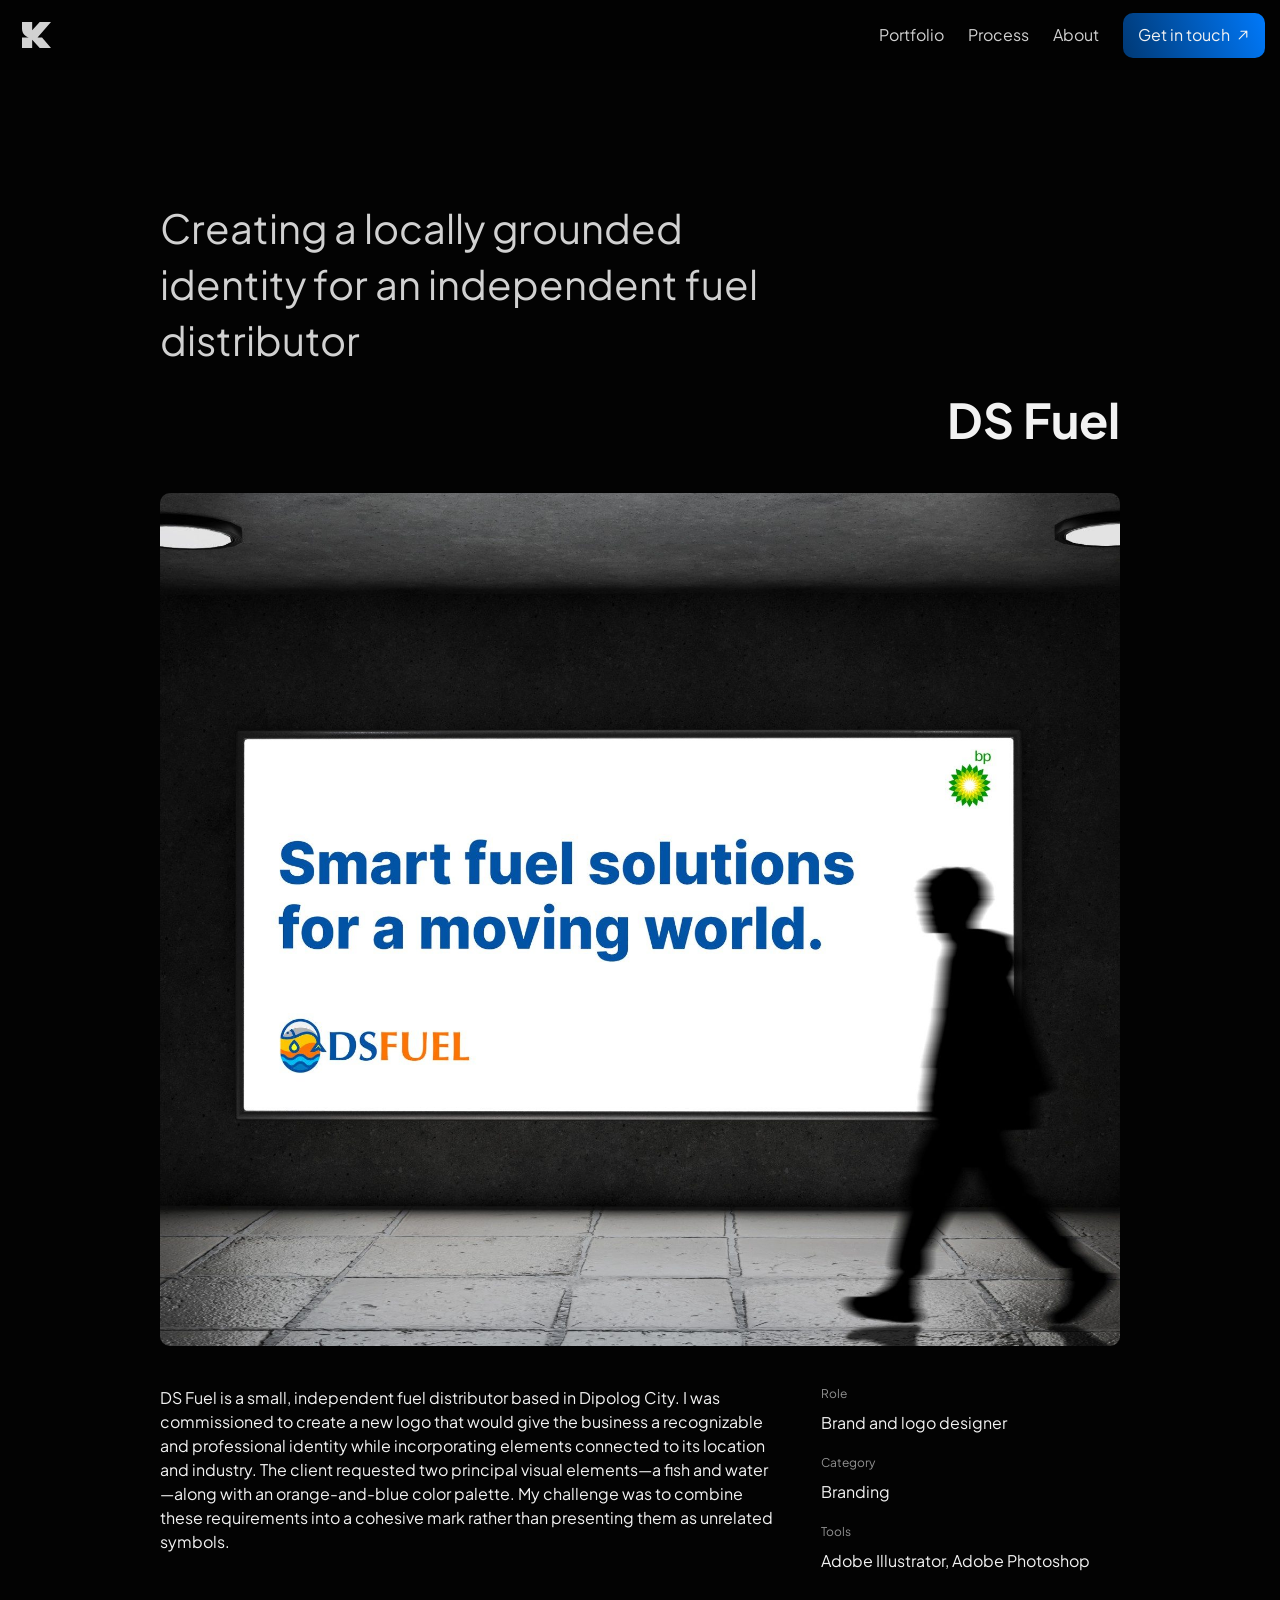
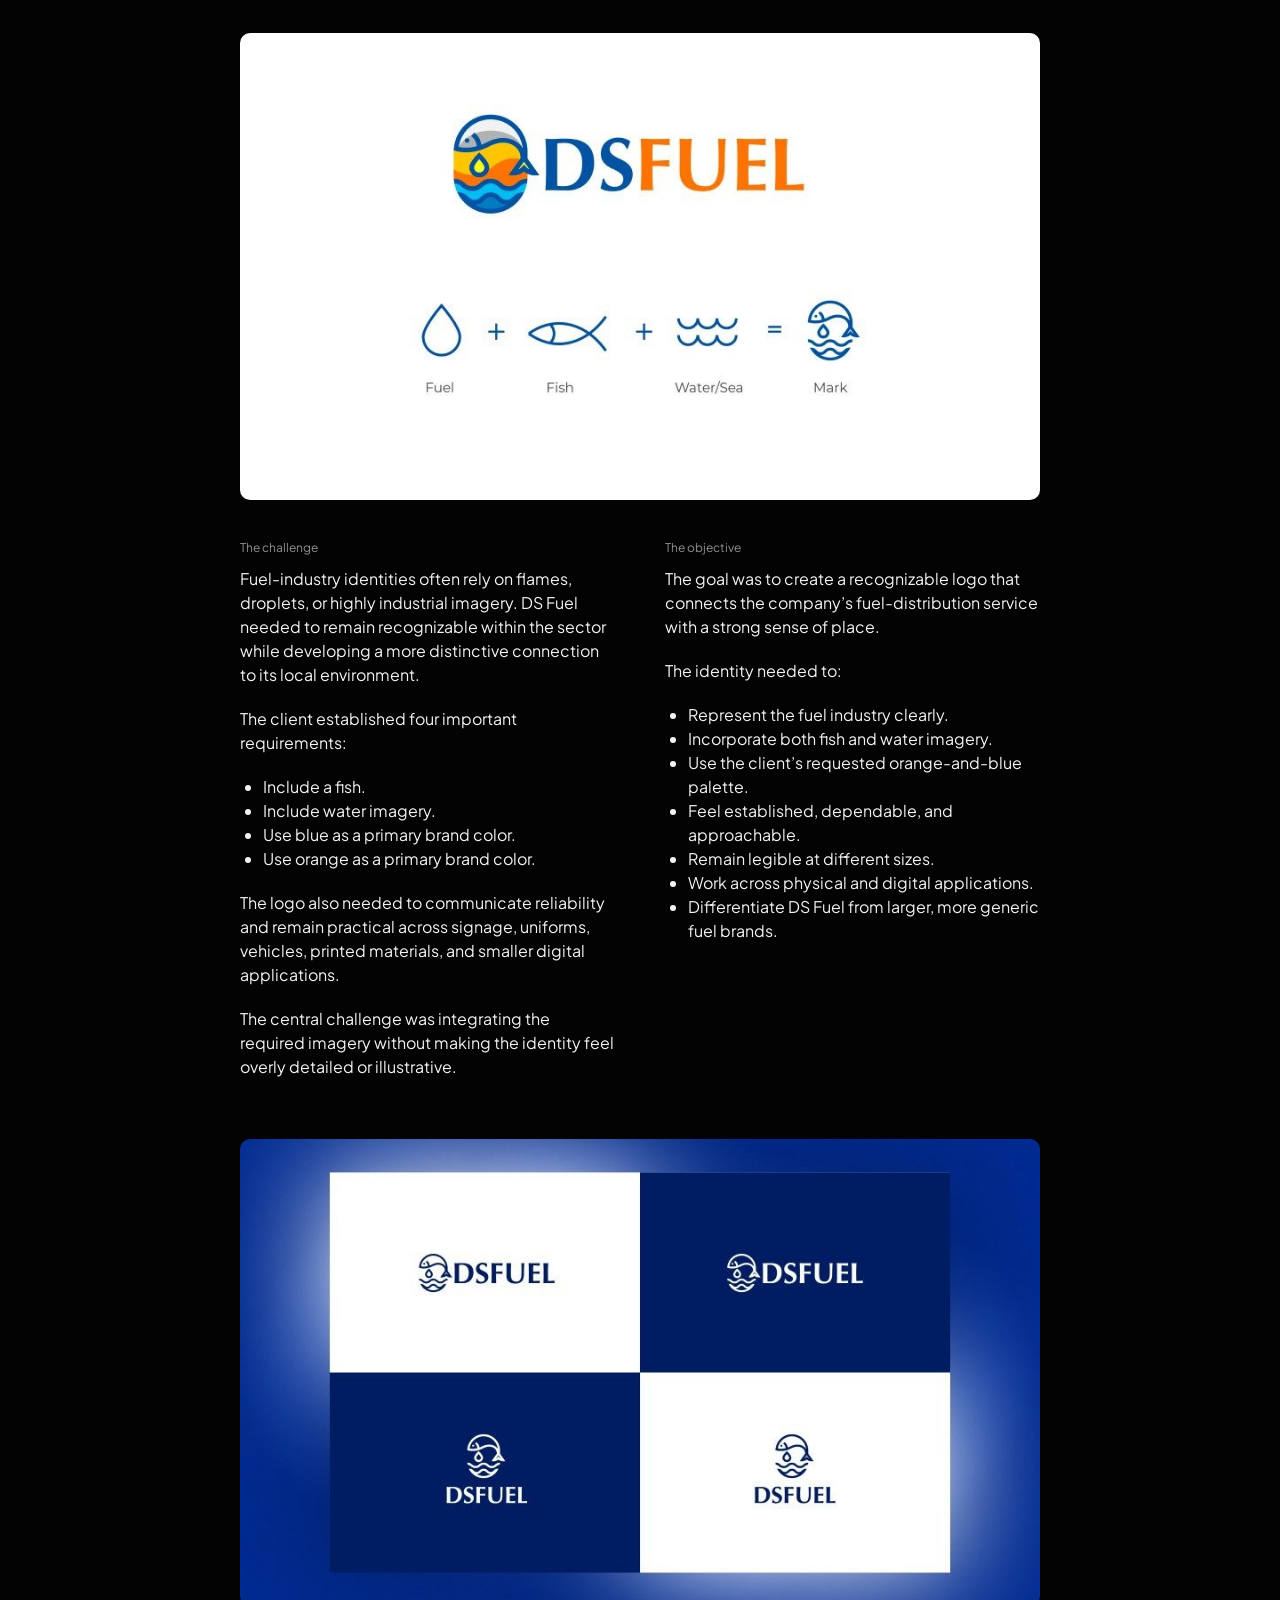
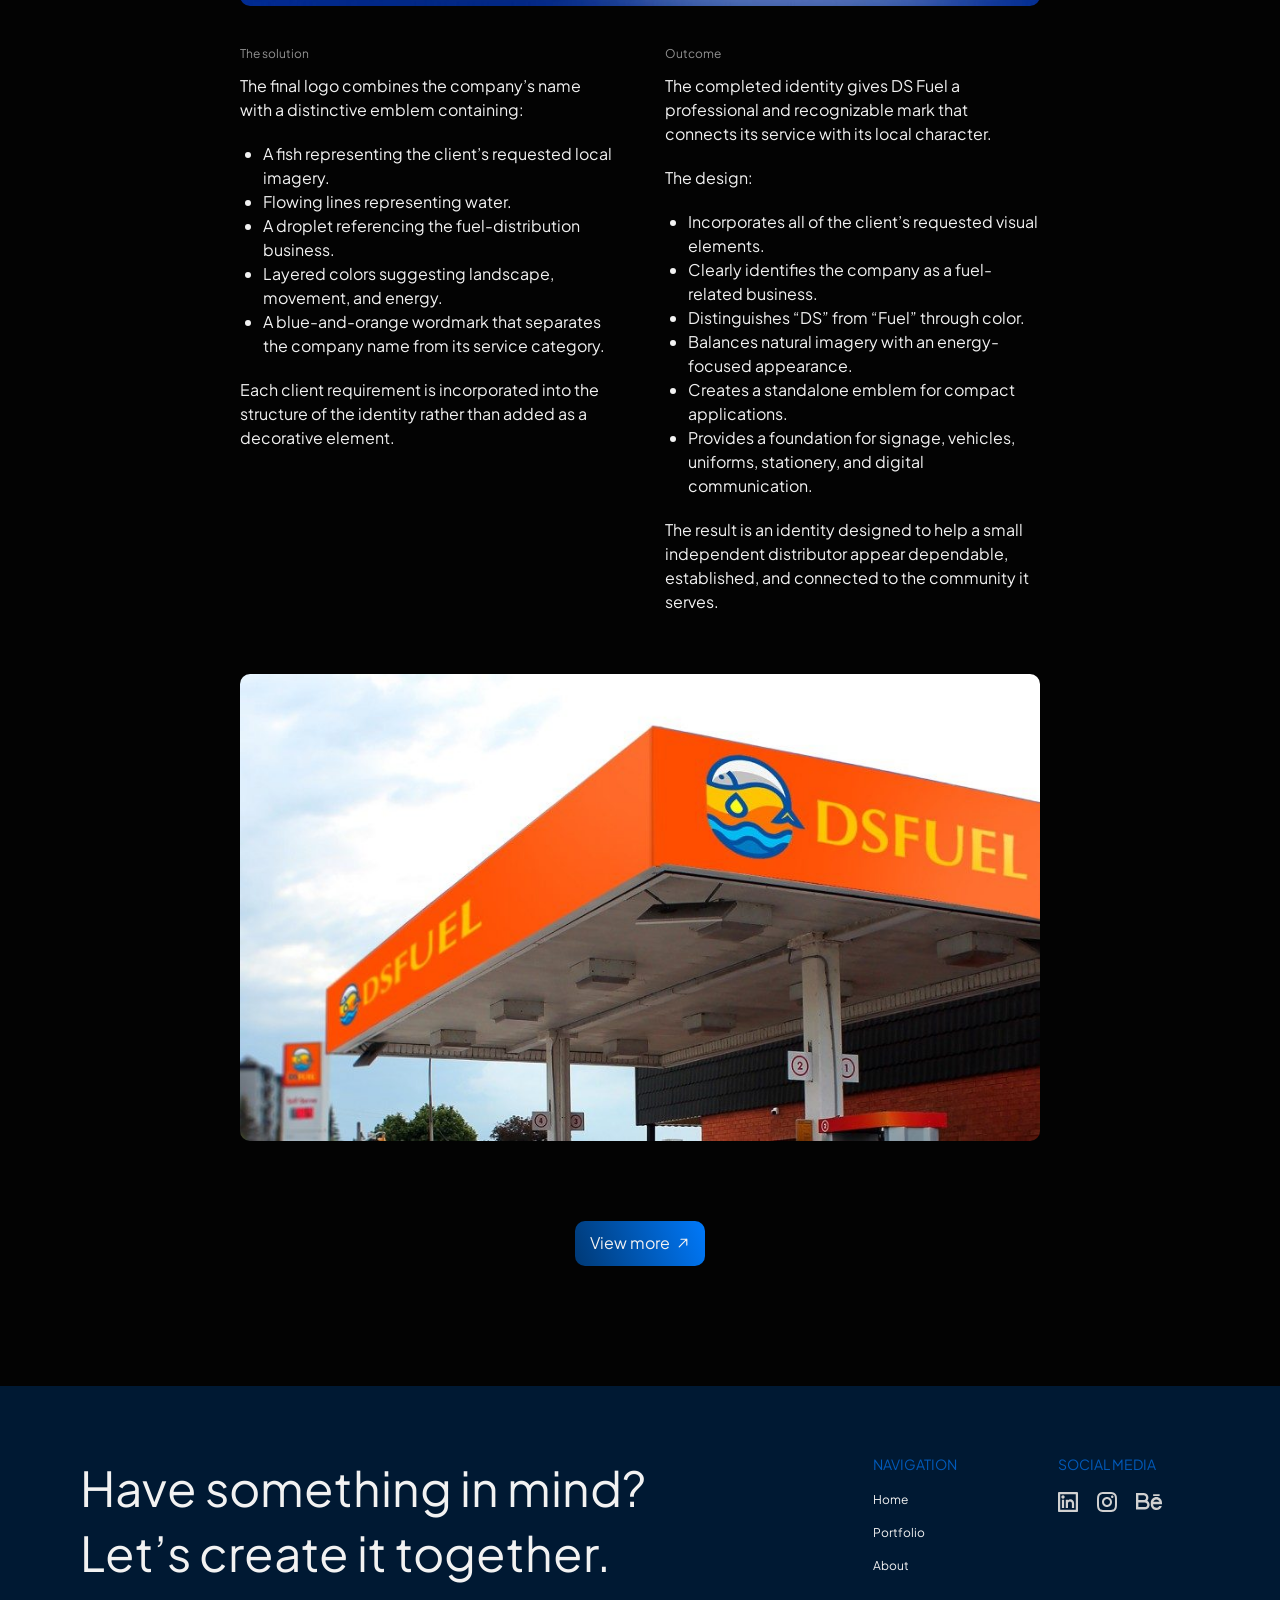
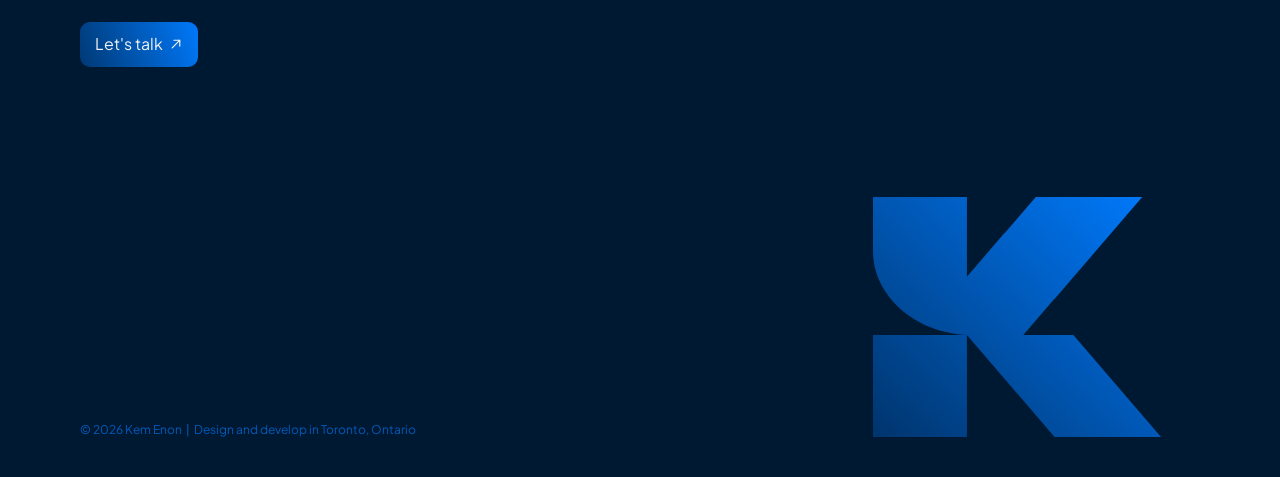
<file: portfolio/ds-fuel/index.html>
<!doctype html>
<html lang="en">
<head>
<meta charset="utf-8">
<meta name="viewport" content="width=device-width, initial-scale=1">
<title>DS Fuel — Kem Enon</title>
<meta name="description" content="Creating a locally grounded identity for an independent fuel distributor">
<meta property="og:type" content="website">
<meta property="og:title" content="DS Fuel — Kem Enon">
<meta property="og:description" content="Creating a locally grounded identity for an independent fuel distributor">
<meta property="og:image" content="../../assets/img/og-image.png">
<meta name="twitter:card" content="summary_large_image">
<meta name="theme-color" content="#030303">
<link rel="icon" href="../../assets/img/favicon-light.svg" media="(prefers-color-scheme: light)">
<link rel="icon" href="../../assets/img/favicon-dark.svg" media="(prefers-color-scheme: dark)">
<link rel="preconnect" href="https://fonts.googleapis.com">
<link rel="preconnect" href="https://fonts.gstatic.com" crossorigin>
<link href="https://fonts.googleapis.com/css2?family=Plus+Jakarta+Sans:wght@400;700&display=swap" rel="stylesheet">
<link rel="stylesheet" href="../../assets/css/style.css">
<script defer src="../../assets/js/main.js"></script>
</head>
<body>
<a class="sr-only" href="#main">Skip to content</a>
<header class="nav">
  <div class="nav-inner">
    <a class="nav-logo" href="../../#hero" aria-label="Kem Enon, home"><svg viewBox="0 0 29 26" aria-hidden="true"><path d="M 0 0 L 10.175 0 L 10.175 15.6 L 8.649 15.6 C 3.872 15.6 0 11.642 0 6.76 Z M 0 15.6 L 10.175 15.6 L 10.175 26 L 0 26 Z M 10.175 15.6 L 15.554 15.6 L 29 0 L 17.705 0 L 10.175 8.32 Z M 29 26 L 17.705 26 L 10.175 17.68 L 10.175 15.6 L 20.035 15.6 Z" fill="#d1d1d1"/></svg></a>
    <button class="nav-toggle" aria-label="Menu" aria-expanded="false" aria-controls="nav-links"><span></span><span></span><span></span></button>
    <nav class="nav-links" id="nav-links" aria-label="Main">
      <a href="../../#work">Portfolio</a>
      <a href="../../#process">Process</a>
      <a href="../../#about">About</a>
      <a class="btn" href="../../#contact">Get in touch <svg viewBox="0 0 24 24" aria-hidden="true"><path d="M 13 0 L 0 13 M 13 0 L 3 0 M 13 0 L 13 10" fill="none" stroke="currentColor" stroke-width="2" stroke-linecap="round" stroke-linejoin="round" transform="translate(5.5 5.5)"/></svg></a>
    </nav>
  </div>
</header>
<main id="main">
  <article class="case">
    <h2 class="case-sub reveal">Creating a locally grounded identity for an independent fuel distributor</h2>
    <h1 class="case-title reveal">DS Fuel</h1>
    <div class="case-cover reveal"><img src="../../assets/img/work/ds-fuel-cover.jpg" alt="DS Fuel mockup" width="1800" height="1600"></div>
    <div class="case-summary">
      <div class="rich reveal"><p>DS Fuel is a small, independent fuel distributor based in Dipolog City. I was commissioned to create a new logo that would give the business a recognizable and professional identity while incorporating elements connected to its location and industry.  The client requested two principal visual elements—a fish and water—along with an orange-and-blue color palette. My challenge was to combine these requirements into a cohesive mark rather than presenting them as unrelated symbols.</p></div>
      <div class="facts reveal"><div><p class="label">Role</p><p>Brand and logo designer</p></div><div><p class="label">Category</p><p>Branding</p></div><div><p class="label">Tools</p><p>Adobe Illustrator, Adobe Photoshop</p></div></div>
    </div>
    <div class="case-body">
      <figure class="case-figure reveal"><img src="../../assets/img/work/ds-fuel-1.jpg" alt="DS Fuel project image 1" width="900" height="525" loading="lazy"></figure>
<div class="case-cols"><div class="reveal"><p class="label">The challenge</p><div class="rich"><p>Fuel-industry identities often rely on flames, droplets, or highly industrial imagery. DS Fuel needed to remain recognizable within the sector while developing a more distinctive connection to its local environment.</p><p>The client established four important requirements:</p><ul><li>Include a fish.</li><li>Include water imagery.</li><li>Use blue as a primary brand color.</li><li>Use orange as a primary brand color.</li></ul><p>The logo also needed to communicate reliability and remain practical across signage, uniforms, vehicles, printed materials, and smaller digital applications.</p><p>The central challenge was integrating the required imagery without making the identity feel overly detailed or illustrative.</p></div></div><div class="reveal"><p class="label">The objective</p><div class="rich"><p>The goal was to create a recognizable logo that connects the company’s fuel-distribution service with a strong sense of place.</p><p>The identity needed to:</p><ul><li>Represent the fuel industry clearly.</li><li>Incorporate both fish and water imagery.</li><li>Use the client’s requested orange-and-blue palette.</li><li>Feel established, dependable, and approachable.</li><li>Remain legible at different sizes.</li><li>Work across physical and digital applications.</li><li>Differentiate DS Fuel from larger, more generic fuel brands.</li></ul></div></div></div>
<figure class="case-figure reveal"><img src="../../assets/img/work/ds-fuel-2.jpg" alt="DS Fuel project image 2" width="900" height="525" loading="lazy"></figure>
<div class="case-cols"><div class="reveal"><p class="label">The solution</p><div class="rich"><p>The final logo combines the company’s name with a distinctive emblem containing:</p><ul><li>A fish representing the client’s requested local imagery.</li><li>Flowing lines representing water.</li><li>A droplet referencing the fuel-distribution business.</li><li>Layered colors suggesting landscape, movement, and energy.</li><li>A blue-and-orange wordmark that separates the company name from its service category.</li></ul><p>Each client requirement is incorporated into the structure of the identity rather than added as a decorative element.</p></div></div><div class="reveal"><p class="label">Outcome</p><div class="rich"><p>The completed identity gives DS Fuel a professional and recognizable mark that connects its service with its local character.</p><p>The design:</p><ul><li>Incorporates all of the client’s requested visual elements.</li><li>Clearly identifies the company as a fuel-related business.</li><li>Distinguishes “DS” from “Fuel” through color.</li><li>Balances natural imagery with an energy-focused appearance.</li><li>Creates a standalone emblem for compact applications.</li><li>Provides a foundation for signage, vehicles, uniforms, stationery, and digital communication.</li></ul><p>The result is an identity designed to help a small independent distributor appear dependable, established, and connected to the community it serves.</p></div></div></div>
<figure class="case-figure reveal"><img src="../../assets/img/work/ds-fuel-3.jpg" alt="DS Fuel project image 3" width="900" height="525" loading="lazy"></figure>
      <div class="btn-center case-more"><a class="btn" href="../">View more <svg viewBox="0 0 24 24" aria-hidden="true"><path d="M 13 0 L 0 13 M 13 0 L 3 0 M 13 0 L 13 10" fill="none" stroke="currentColor" stroke-width="2" stroke-linecap="round" stroke-linejoin="round" transform="translate(5.5 5.5)"/></svg></a></div>
    </div>
  </article>
</main>
<footer class="footer">
  <div class="footer-inner">
    <div>
      <h2 class="display reveal">Have something in mind?<br>Let’s create it together.</h2>
      <a class="btn" href="../../#contact">Let's talk <svg viewBox="0 0 24 24" aria-hidden="true"><path d="M 13 0 L 0 13 M 13 0 L 3 0 M 13 0 L 13 10" fill="none" stroke="currentColor" stroke-width="2" stroke-linecap="round" stroke-linejoin="round" transform="translate(5.5 5.5)"/></svg></a>
    </div>
    <div class="footer-cols">
      <div>
        <h4>NAVIGATION</h4>
        <ul>
          <li><a href="../../#hero">Home</a></li>
          <li><a href="../../#work">Portfolio</a></li>
          <li><a href="../../#about">About</a></li>
        </ul>
      </div>
      <div>
        <h4>SOCIAL MEDIA</h4>
        <div class="socials">
          <a href="https://www.linkedin.com/in/kem-enon/" target="_blank" rel="noopener" aria-label="LinkedIn"><svg viewBox="0 0 20 20" aria-hidden="true"><path fill="currentColor" d="M 1.111 0 L 18.889 0 C 19.503 0 20 0.497 20 1.111 L 20 18.889 C 20 19.503 19.503 20 18.889 20 L 1.111 20 C 0.497 20 0 19.503 0 18.889 L 0 1.111 C 0 0.497 0.497 0 1.111 0 M 2.222 2.222 L 2.222 17.778 L 17.778 17.778 L 17.778 2.222 Z M 5 6.667 C 4.08 6.667 3.333 5.92 3.333 5 C 3.333 4.08 4.08 3.333 5 3.333 C 5.92 3.333 6.667 4.08 6.667 5 C 6.667 5.92 5.92 6.667 5 6.667 M 3.889 7.778 L 6.111 7.778 L 6.111 16.111 L 3.889 16.111 Z M 10 8.256 C 10.649 7.628 11.407 7.222 12.222 7.222 C 14.523 7.222 16.111 9.088 16.111 11.389 L 16.111 16.111 L 13.889 16.111 L 13.889 11.389 C 13.889 10.315 13.018 9.444 11.944 9.444 C 10.871 9.444 10 10.315 10 11.389 L 10 16.111 L 7.778 16.111 L 7.778 7.778 L 10 7.778 Z"/></svg></a>
          <a href="https://www.instagram.com/kem_enon/" target="_blank" rel="noopener" aria-label="Instagram"><svg viewBox="0 0 20 20" aria-hidden="true"><path fill="currentColor" d="M 10.001 7 C 8.344 7 7.001 8.343 7.001 10 C 7.001 11.657 8.344 13 10.001 13 C 11.658 13 13.001 11.657 13.001 10 C 13.001 8.343 11.658 7 10.001 7 M 10.001 5 C 12.762 5 15.001 7.239 15.001 10 C 15.001 12.761 12.762 15 10.001 15 C 7.24 15 5.001 12.761 5.001 10 C 5.001 7.239 7.24 5 10.001 5 M 16.501 4.75 C 16.501 5.44 15.941 6 15.251 6 C 14.561 6 14.001 5.44 14.001 4.75 C 14.001 4.06 14.561 3.5 15.251 3.5 C 15.941 3.5 16.501 4.06 16.501 4.75 M 10.001 2 C 7.527 2 7.123 2.007 5.972 2.058 C 5.188 2.095 4.662 2.2 4.174 2.39 C 3.766 2.54 3.397 2.781 3.094 3.093 C 2.781 3.396 2.541 3.765 2.39 4.173 C 2.2 4.663 2.095 5.188 2.059 5.971 C 2.007 7.075 2 7.461 2 10 C 2 12.475 2.007 12.878 2.058 14.029 C 2.095 14.812 2.2 15.339 2.389 15.826 C 2.559 16.261 2.759 16.574 3.091 16.906 C 3.428 17.242 3.741 17.443 4.171 17.609 C 4.665 17.8 5.191 17.906 5.971 17.942 C 7.075 17.994 7.461 18 10 18 C 12.475 18 12.878 17.993 14.029 17.942 C 14.811 17.905 15.337 17.8 15.826 17.611 C 16.234 17.461 16.603 17.22 16.906 16.908 C 17.243 16.572 17.444 16.259 17.61 15.828 C 17.8 15.336 17.906 14.81 17.942 14.028 C 17.994 12.925 18 12.538 18 10 C 18 7.526 17.993 7.122 17.942 5.971 C 17.905 5.189 17.799 4.661 17.61 4.173 C 17.46 3.765 17.219 3.396 16.907 3.093 C 16.604 2.78 16.235 2.54 15.827 2.389 C 15.337 2.199 14.811 2.094 14.029 2.058 C 12.926 2.006 12.54 2 10 2 M 10 0 C 12.717 0 13.056 0.01 14.123 0.06 C 15.187 0.11 15.913 0.277 16.55 0.525 C 17.21 0.779 17.766 1.123 18.322 1.678 C 18.831 2.178 19.224 2.782 19.475 3.45 C 19.722 4.087 19.89 4.813 19.94 5.878 C 19.987 6.944 20 7.283 20 10 C 20 12.717 19.99 13.056 19.94 14.122 C 19.89 15.188 19.722 15.912 19.475 16.55 C 19.224 17.218 18.831 17.822 18.322 18.322 C 17.822 18.831 17.218 19.224 16.55 19.475 C 15.913 19.722 15.187 19.89 14.123 19.94 C 13.056 19.987 12.717 20 10 20 C 7.283 20 6.944 19.99 5.877 19.94 C 4.813 19.89 4.088 19.722 3.45 19.475 C 2.782 19.224 2.178 18.831 1.678 18.322 C 1.169 17.822 0.776 17.218 0.525 16.55 C 0.277 15.913 0.11 15.187 0.06 14.122 C 0.012 13.056 0 12.717 0 10 C 0 7.283 0.01 6.944 0.06 5.878 C 0.11 4.812 0.277 4.088 0.525 3.45 C 0.776 2.782 1.169 2.178 1.678 1.678 C 2.178 1.169 2.782 0.776 3.45 0.525 C 4.087 0.277 4.812 0.11 5.877 0.06 C 6.945 0.013 7.284 0 10.001 0"/></svg></a>
          <a href="https://www.behance.net/kemenon10" target="_blank" rel="noopener" aria-label="Behance"><svg viewBox="0 0 26 17" aria-hidden="true" style="height:17px"><path fill="currentColor" d="M 7.682 7.038 C 8.987 7.038 10.045 5.988 10.045 4.692 C 10.045 3.396 8.987 2.346 7.682 2.346 L 2.364 2.346 L 2.364 7.038 Z M 8.864 9.384 L 2.364 9.384 L 2.364 14.076 L 8.864 14.076 C 10.169 14.076 11.227 13.026 11.227 11.73 C 11.227 10.434 10.169 9.384 8.864 9.384 M 11.302 7.709 C 13.122 8.796 13.989 10.954 13.421 12.986 C 12.852 15.017 10.988 16.423 8.864 16.422 L 0 16.422 L 0 0 L 7.682 0 C 9.52 0 11.191 1.057 11.967 2.71 C 12.743 4.364 12.484 6.314 11.302 7.71 M 17.136 1.173 L 23.636 1.173 L 23.636 2.933 L 17.136 2.933 Z M 26 11.144 L 17.136 11.144 L 17.136 11.437 C 17.136 12.928 18.166 14.226 19.627 14.574 C 21.088 14.923 22.599 14.232 23.282 12.903 L 25.804 12.903 C 25.059 15.592 22.428 17.32 19.643 16.95 C 16.859 16.58 14.778 14.225 14.773 11.437 L 14.773 9.677 C 14.773 6.6 17.286 4.106 20.386 4.106 C 23.487 4.106 26 6.6 26 9.677 Z M 23.513 8.798 C 23.116 7.41 21.839 6.454 20.386 6.454 C 18.933 6.454 17.657 7.41 17.259 8.798 Z"/></svg></a>
        </div>
      </div>
    </div>
    <div class="footer-logo"><svg viewBox="0 0 288 240" aria-hidden="true"><defs><linearGradient id="kgrad" x1="1" x2="0" y1="0.0434" y2="0.9566"><stop offset="0" stop-color="#0079fa"/><stop offset="1" stop-color="#003670"/></linearGradient></defs><path d="M 0 138 L 93.913 138 L 200.348 138 L 288 240 L 181.565 240 L 93.913 138 L 93.913 240 L 0 240 Z M 0 0 L 93.913 0 L 93.913 54 L 0 54 Z M 93.913 54 L 93.913 79.71 L 131.478 36 L 131.847 36 L 162.783 0 L 269.217 0 L 181.565 102 L 181.197 102 L 150.261 138 L 93.913 138 C 41.566 135.576 0 98.898 0 54 Z" fill="url(#kgrad)"/></svg></div>
    <p class="footer-copy">© <span data-year>2026</span> Kem Enon &nbsp;|&nbsp; Design and develop in Toronto, Ontario</p>
  </div>
</footer>
</body>
</html>
</file>
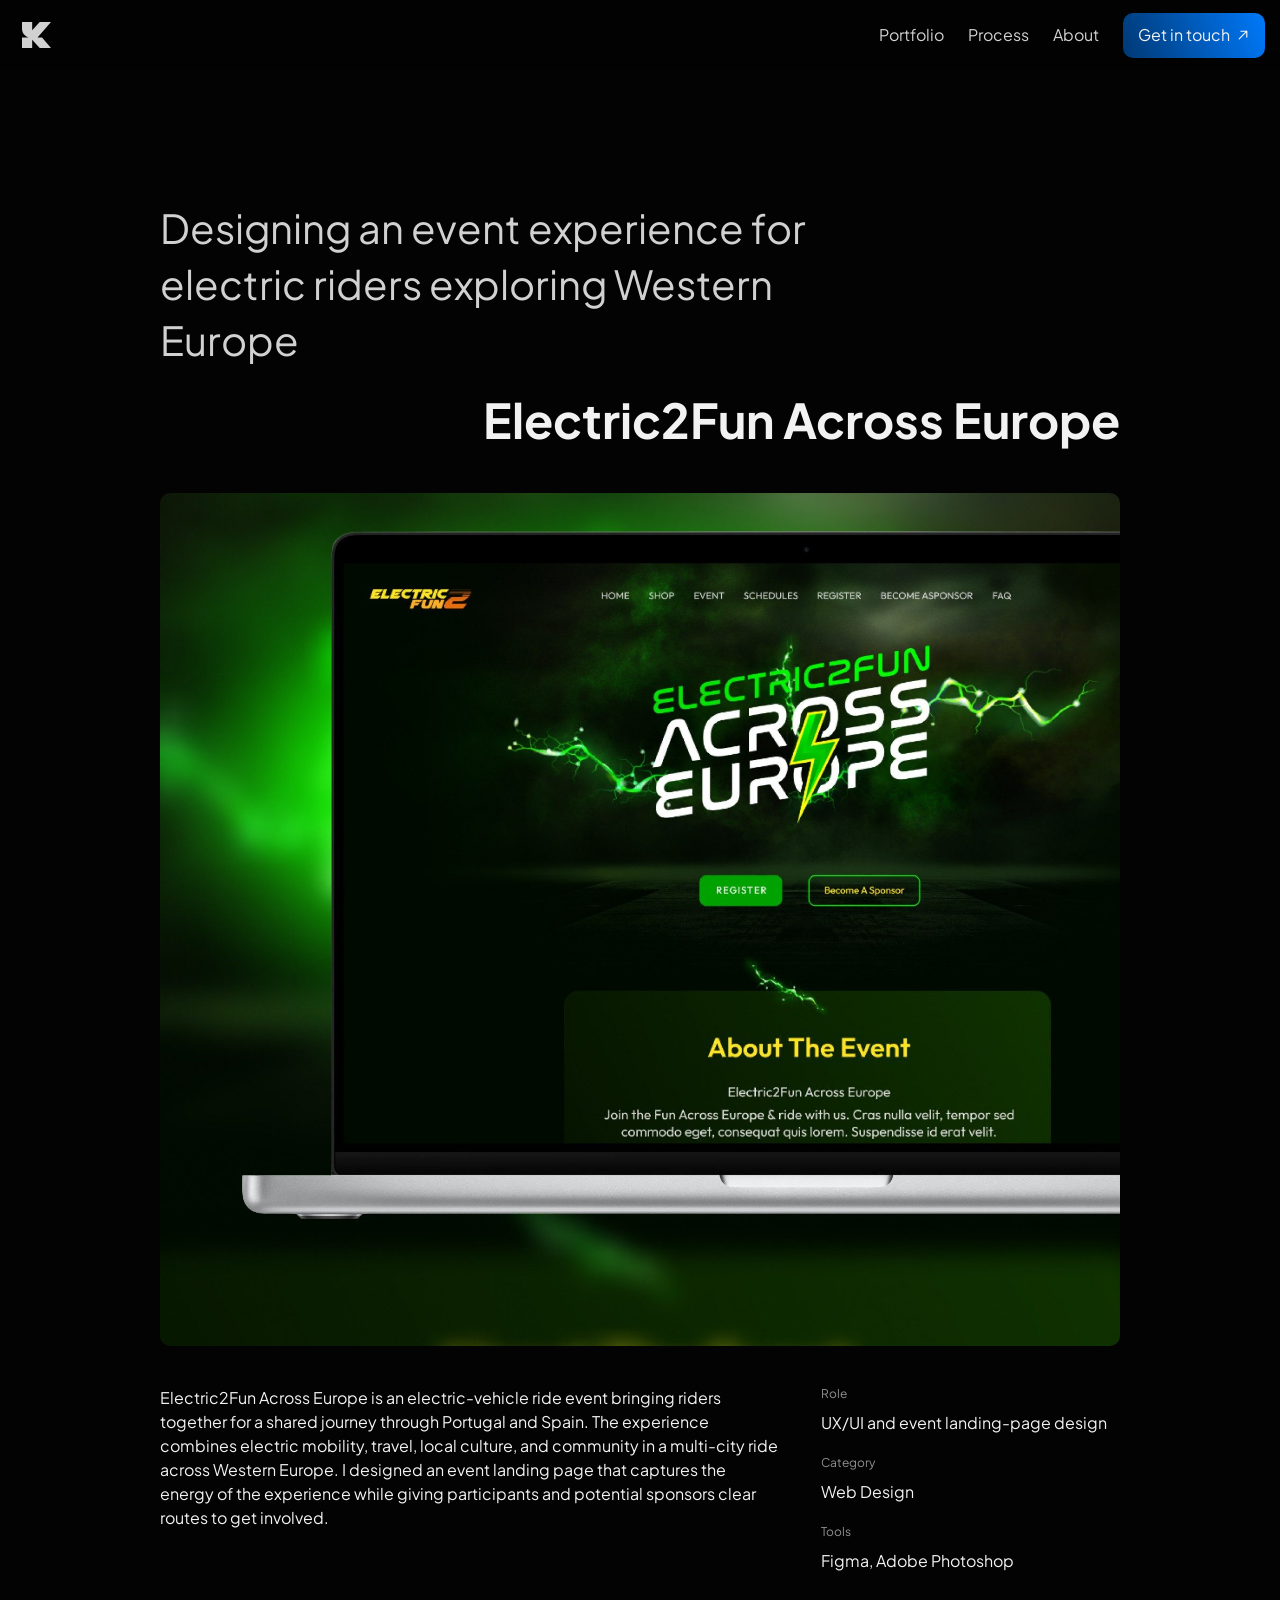
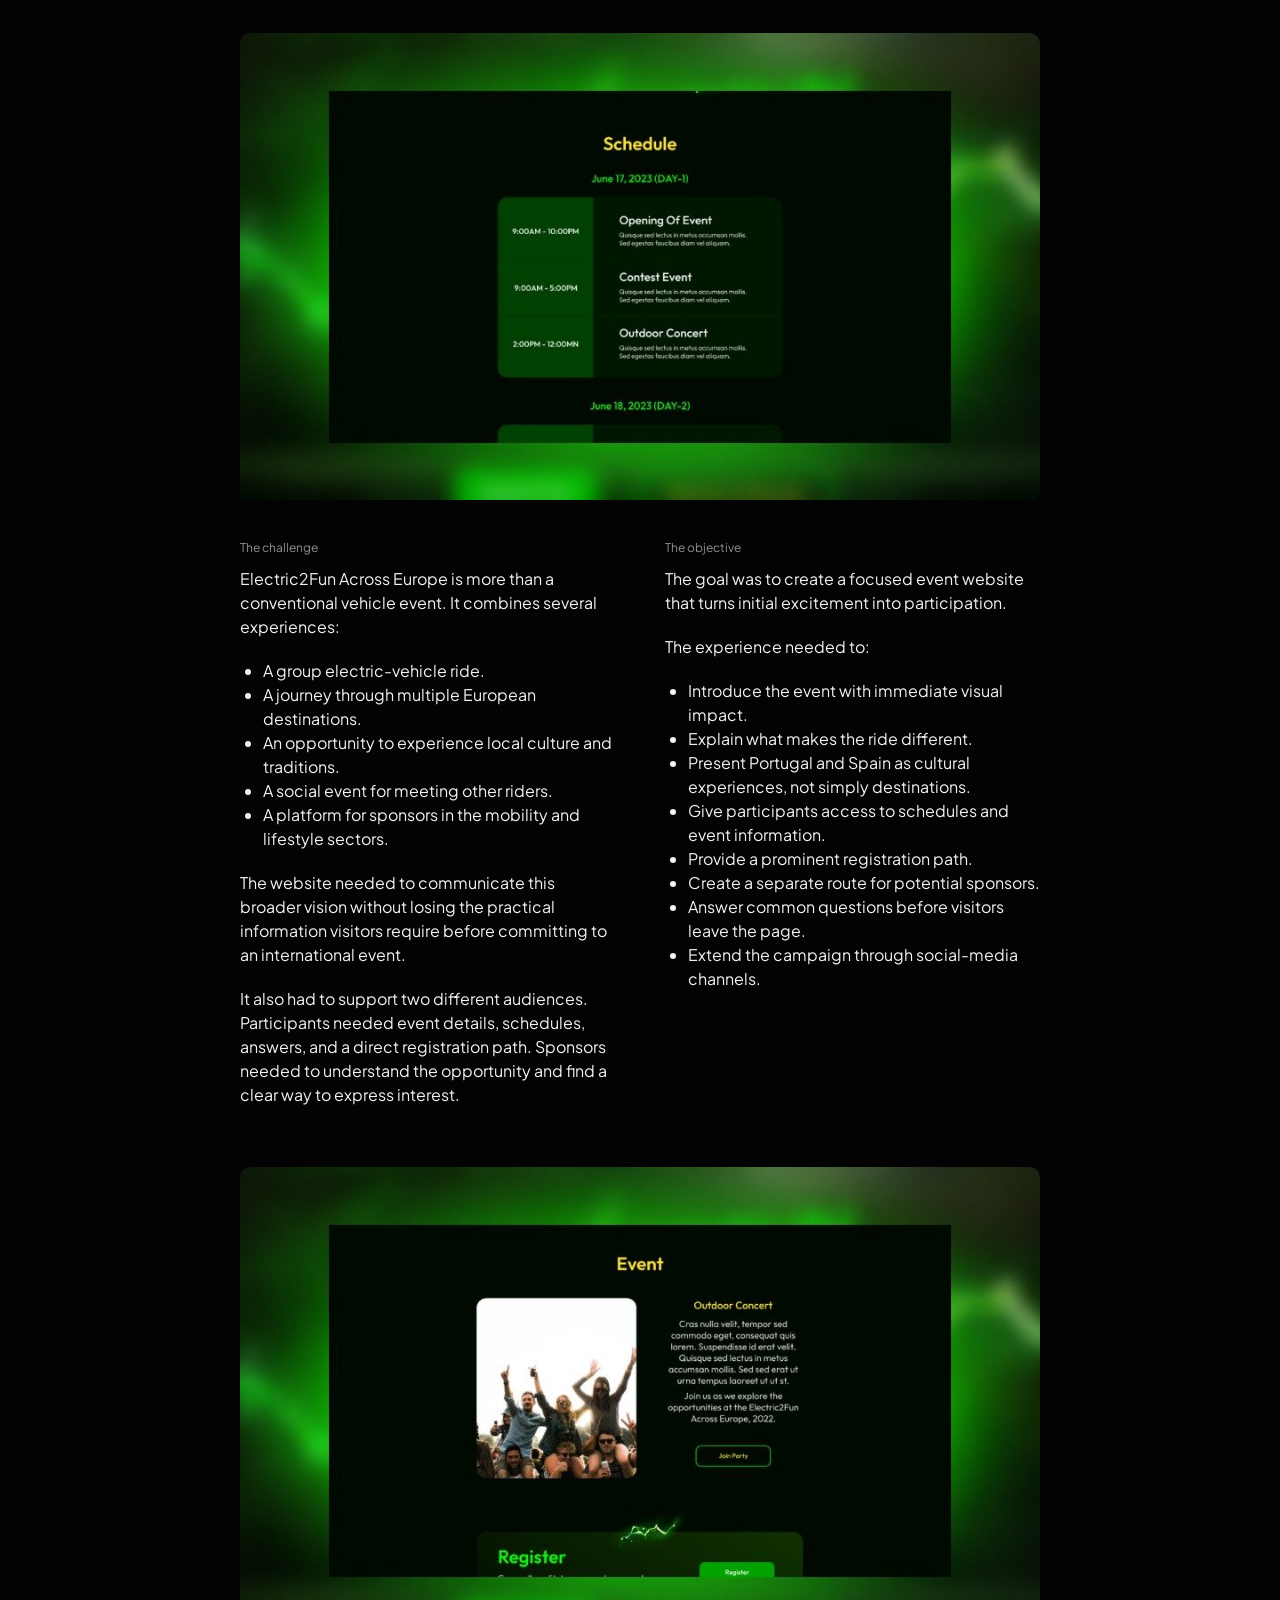
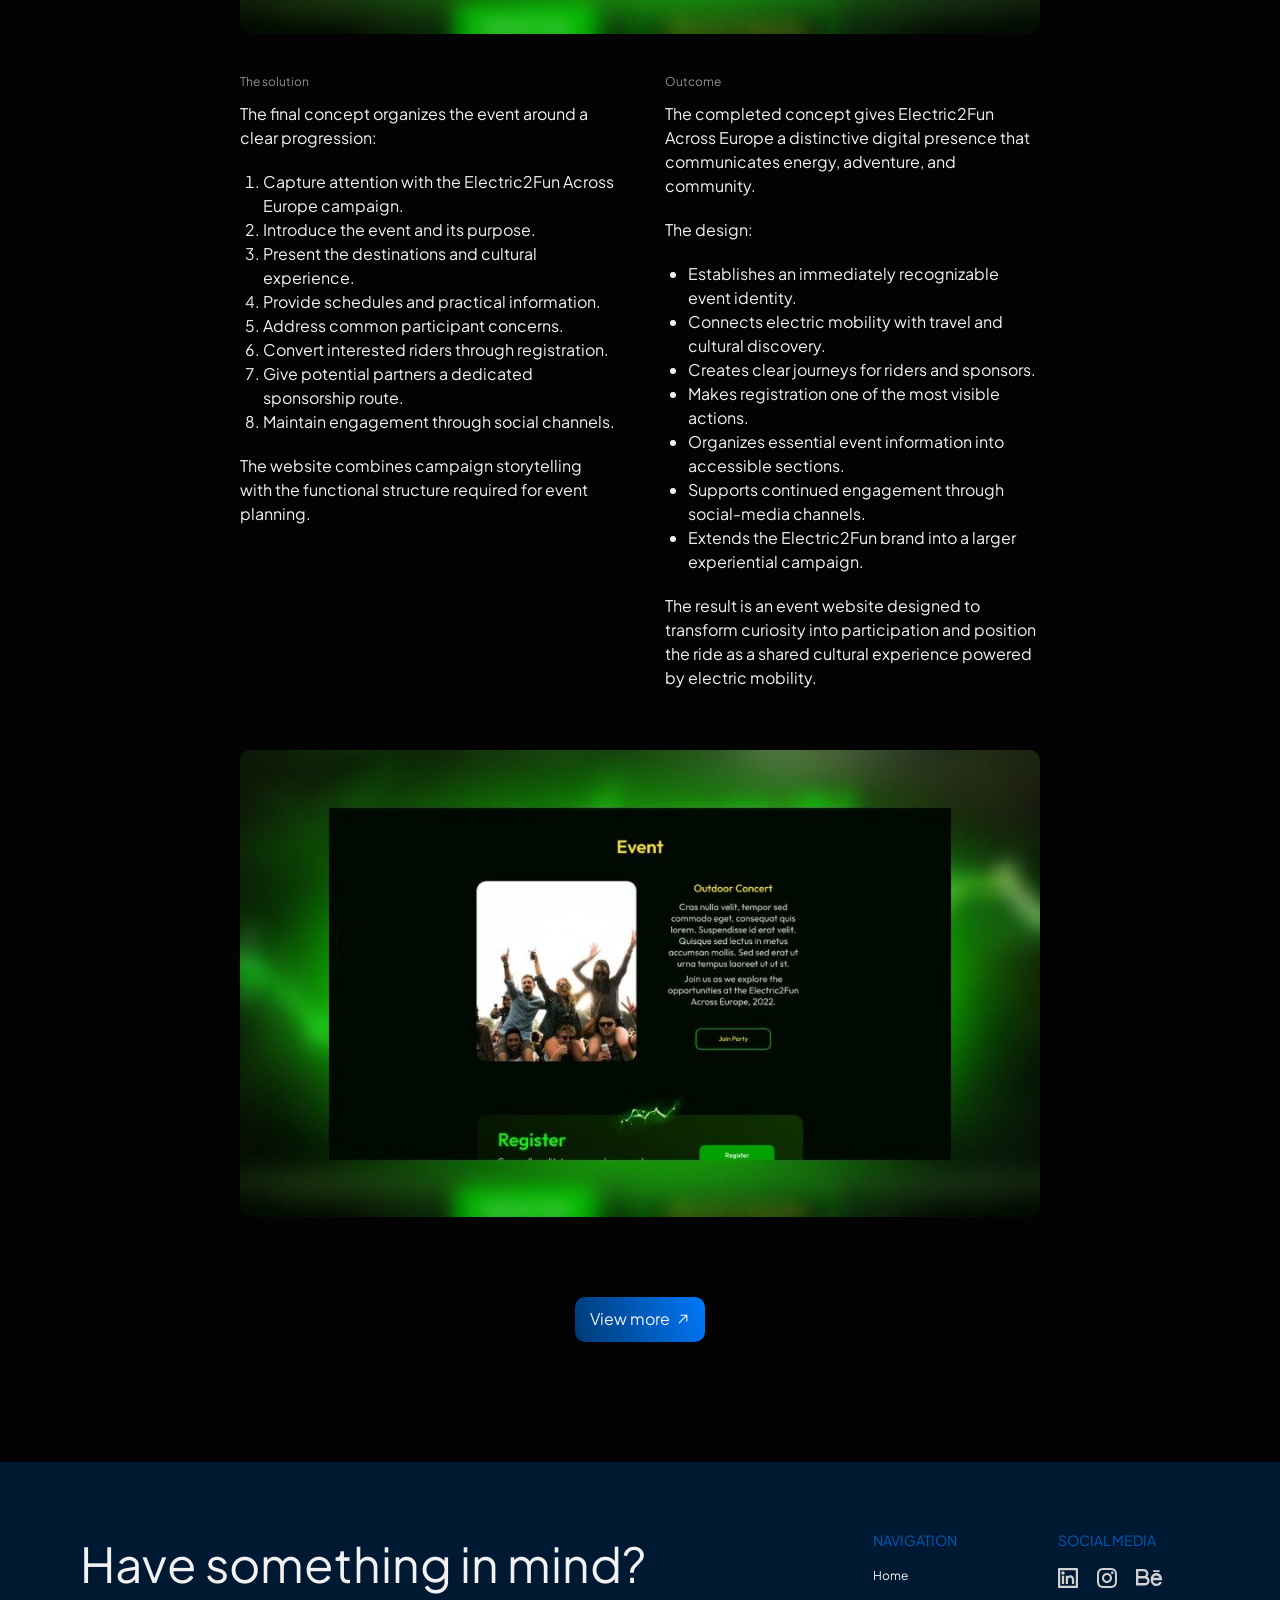
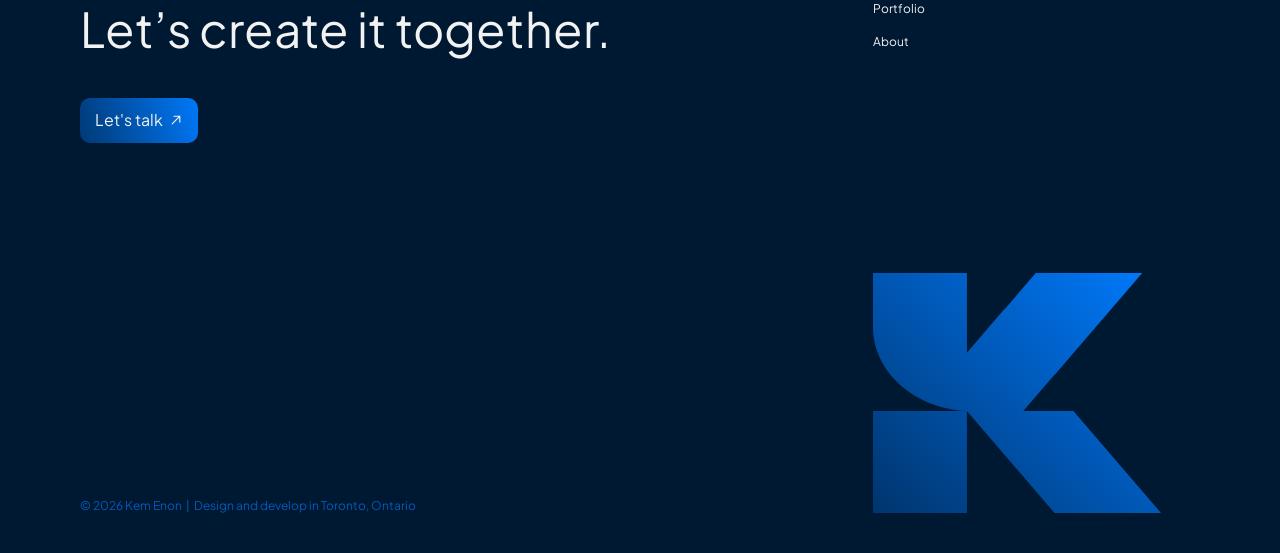
<file: portfolio/electric2fun-across-europe/index.html>
<!doctype html>
<html lang="en">
<head>
<meta charset="utf-8">
<meta name="viewport" content="width=device-width, initial-scale=1">
<title>Electric2Fun Across Europe — Kem Enon</title>
<meta name="description" content="Designing an event experience for electric riders exploring Western Europe">
<meta property="og:type" content="website">
<meta property="og:title" content="Electric2Fun Across Europe — Kem Enon">
<meta property="og:description" content="Designing an event experience for electric riders exploring Western Europe">
<meta property="og:image" content="../../assets/img/og-image.png">
<meta name="twitter:card" content="summary_large_image">
<meta name="theme-color" content="#030303">
<link rel="icon" href="../../assets/img/favicon-light.svg" media="(prefers-color-scheme: light)">
<link rel="icon" href="../../assets/img/favicon-dark.svg" media="(prefers-color-scheme: dark)">
<link rel="preconnect" href="https://fonts.googleapis.com">
<link rel="preconnect" href="https://fonts.gstatic.com" crossorigin>
<link href="https://fonts.googleapis.com/css2?family=Plus+Jakarta+Sans:wght@400;700&display=swap" rel="stylesheet">
<link rel="stylesheet" href="../../assets/css/style.css">
<script defer src="../../assets/js/main.js"></script>
</head>
<body>
<a class="sr-only" href="#main">Skip to content</a>
<header class="nav">
  <div class="nav-inner">
    <a class="nav-logo" href="../../#hero" aria-label="Kem Enon, home"><svg viewBox="0 0 29 26" aria-hidden="true"><path d="M 0 0 L 10.175 0 L 10.175 15.6 L 8.649 15.6 C 3.872 15.6 0 11.642 0 6.76 Z M 0 15.6 L 10.175 15.6 L 10.175 26 L 0 26 Z M 10.175 15.6 L 15.554 15.6 L 29 0 L 17.705 0 L 10.175 8.32 Z M 29 26 L 17.705 26 L 10.175 17.68 L 10.175 15.6 L 20.035 15.6 Z" fill="#d1d1d1"/></svg></a>
    <button class="nav-toggle" aria-label="Menu" aria-expanded="false" aria-controls="nav-links"><span></span><span></span><span></span></button>
    <nav class="nav-links" id="nav-links" aria-label="Main">
      <a href="../../#work">Portfolio</a>
      <a href="../../#process">Process</a>
      <a href="../../#about">About</a>
      <a class="btn" href="../../#contact">Get in touch <svg viewBox="0 0 24 24" aria-hidden="true"><path d="M 13 0 L 0 13 M 13 0 L 3 0 M 13 0 L 13 10" fill="none" stroke="currentColor" stroke-width="2" stroke-linecap="round" stroke-linejoin="round" transform="translate(5.5 5.5)"/></svg></a>
    </nav>
  </div>
</header>
<main id="main">
  <article class="case">
    <h2 class="case-sub reveal">Designing an event experience for electric riders exploring Western Europe</h2>
    <h1 class="case-title reveal">Electric2Fun Across Europe</h1>
    <div class="case-cover reveal"><img src="../../assets/img/work/electric2fun-across-europe-cover.jpg" alt="Electric2Fun Across Europe mockup" width="1800" height="1600"></div>
    <div class="case-summary">
      <div class="rich reveal"><p>Electric2Fun Across Europe is an electric-vehicle ride event bringing riders together for a shared journey through Portugal and Spain. The experience combines electric mobility, travel, local culture, and community in a multi-city ride across Western Europe.  I designed an event landing page that captures the energy of the experience while giving participants and potential sponsors clear routes to get involved.</p></div>
      <div class="facts reveal"><div><p class="label">Role</p><p>UX/UI and event landing-page design</p></div><div><p class="label">Category</p><p>Web Design</p></div><div><p class="label">Tools</p><p>Figma, Adobe Photoshop</p></div></div>
    </div>
    <div class="case-body">
      <figure class="case-figure reveal"><img src="../../assets/img/work/electric2fun-across-europe-1.jpg" alt="Electric2Fun Across Europe project image 1" width="900" height="525" loading="lazy"></figure>
<div class="case-cols"><div class="reveal"><p class="label">The challenge</p><div class="rich"><p>Electric2Fun Across Europe is more than a conventional vehicle event. It combines several experiences:</p><ul><li>A group electric-vehicle ride.</li><li>A journey through multiple European destinations.</li><li>An opportunity to experience local culture and traditions.</li><li>A social event for meeting other riders.</li><li>A platform for sponsors in the mobility and lifestyle sectors.</li></ul><p>The website needed to communicate this broader vision without losing the practical information visitors require before committing to an international event.</p><p>It also had to support two different audiences. Participants needed event details, schedules, answers, and a direct registration path. Sponsors needed to understand the opportunity and find a clear way to express interest.</p></div></div><div class="reveal"><p class="label">The objective</p><div class="rich"><p>The goal was to create a focused event website that turns initial excitement into participation.</p><p>The experience needed to:</p><ul><li>Introduce the event with immediate visual impact.</li><li>Explain what makes the ride different.</li><li>Present Portugal and Spain as cultural experiences, not simply destinations.</li><li>Give participants access to schedules and event information.</li><li>Provide a prominent registration path.</li><li>Create a separate route for potential sponsors.</li><li>Answer common questions before visitors leave the page.</li><li>Extend the campaign through social-media channels.</li></ul></div></div></div>
<figure class="case-figure reveal"><img src="../../assets/img/work/electric2fun-across-europe-2.jpg" alt="Electric2Fun Across Europe project image 2" width="900" height="525" loading="lazy"></figure>
<div class="case-cols"><div class="reveal"><p class="label">The solution</p><div class="rich"><p>The final concept organizes the event around a clear progression:</p><ol><li>Capture attention with the Electric2Fun Across Europe campaign.</li><li>Introduce the event and its purpose.</li><li>Present the destinations and cultural experience.</li><li>Provide schedules and practical information.</li><li>Address common participant concerns.</li><li>Convert interested riders through registration.</li><li>Give potential partners a dedicated sponsorship route.</li><li>Maintain engagement through social channels.</li></ol><p>The website combines campaign storytelling with the functional structure required for event planning.</p></div></div><div class="reveal"><p class="label">Outcome</p><div class="rich"><p>The completed concept gives Electric2Fun Across Europe a distinctive digital presence that communicates energy, adventure, and community.</p><p>The design:</p><ul><li>Establishes an immediately recognizable event identity.</li><li>Connects electric mobility with travel and cultural discovery.</li><li>Creates clear journeys for riders and sponsors.</li><li>Makes registration one of the most visible actions.</li><li>Organizes essential event information into accessible sections.</li><li>Supports continued engagement through social-media channels.</li><li>Extends the Electric2Fun brand into a larger experiential campaign.</li></ul><p>The result is an event website designed to transform curiosity into participation and position the ride as a shared cultural experience powered by electric mobility.</p></div></div></div>
<figure class="case-figure reveal"><img src="../../assets/img/work/electric2fun-across-europe-2.jpg" alt="Electric2Fun Across Europe project image 3" width="900" height="525" loading="lazy"></figure>
      <div class="btn-center case-more"><a class="btn" href="../">View more <svg viewBox="0 0 24 24" aria-hidden="true"><path d="M 13 0 L 0 13 M 13 0 L 3 0 M 13 0 L 13 10" fill="none" stroke="currentColor" stroke-width="2" stroke-linecap="round" stroke-linejoin="round" transform="translate(5.5 5.5)"/></svg></a></div>
    </div>
  </article>
</main>
<footer class="footer">
  <div class="footer-inner">
    <div>
      <h2 class="display reveal">Have something in mind?<br>Let’s create it together.</h2>
      <a class="btn" href="../../#contact">Let's talk <svg viewBox="0 0 24 24" aria-hidden="true"><path d="M 13 0 L 0 13 M 13 0 L 3 0 M 13 0 L 13 10" fill="none" stroke="currentColor" stroke-width="2" stroke-linecap="round" stroke-linejoin="round" transform="translate(5.5 5.5)"/></svg></a>
    </div>
    <div class="footer-cols">
      <div>
        <h4>NAVIGATION</h4>
        <ul>
          <li><a href="../../#hero">Home</a></li>
          <li><a href="../../#work">Portfolio</a></li>
          <li><a href="../../#about">About</a></li>
        </ul>
      </div>
      <div>
        <h4>SOCIAL MEDIA</h4>
        <div class="socials">
          <a href="https://www.linkedin.com/in/kem-enon/" target="_blank" rel="noopener" aria-label="LinkedIn"><svg viewBox="0 0 20 20" aria-hidden="true"><path fill="currentColor" d="M 1.111 0 L 18.889 0 C 19.503 0 20 0.497 20 1.111 L 20 18.889 C 20 19.503 19.503 20 18.889 20 L 1.111 20 C 0.497 20 0 19.503 0 18.889 L 0 1.111 C 0 0.497 0.497 0 1.111 0 M 2.222 2.222 L 2.222 17.778 L 17.778 17.778 L 17.778 2.222 Z M 5 6.667 C 4.08 6.667 3.333 5.92 3.333 5 C 3.333 4.08 4.08 3.333 5 3.333 C 5.92 3.333 6.667 4.08 6.667 5 C 6.667 5.92 5.92 6.667 5 6.667 M 3.889 7.778 L 6.111 7.778 L 6.111 16.111 L 3.889 16.111 Z M 10 8.256 C 10.649 7.628 11.407 7.222 12.222 7.222 C 14.523 7.222 16.111 9.088 16.111 11.389 L 16.111 16.111 L 13.889 16.111 L 13.889 11.389 C 13.889 10.315 13.018 9.444 11.944 9.444 C 10.871 9.444 10 10.315 10 11.389 L 10 16.111 L 7.778 16.111 L 7.778 7.778 L 10 7.778 Z"/></svg></a>
          <a href="https://www.instagram.com/kem_enon/" target="_blank" rel="noopener" aria-label="Instagram"><svg viewBox="0 0 20 20" aria-hidden="true"><path fill="currentColor" d="M 10.001 7 C 8.344 7 7.001 8.343 7.001 10 C 7.001 11.657 8.344 13 10.001 13 C 11.658 13 13.001 11.657 13.001 10 C 13.001 8.343 11.658 7 10.001 7 M 10.001 5 C 12.762 5 15.001 7.239 15.001 10 C 15.001 12.761 12.762 15 10.001 15 C 7.24 15 5.001 12.761 5.001 10 C 5.001 7.239 7.24 5 10.001 5 M 16.501 4.75 C 16.501 5.44 15.941 6 15.251 6 C 14.561 6 14.001 5.44 14.001 4.75 C 14.001 4.06 14.561 3.5 15.251 3.5 C 15.941 3.5 16.501 4.06 16.501 4.75 M 10.001 2 C 7.527 2 7.123 2.007 5.972 2.058 C 5.188 2.095 4.662 2.2 4.174 2.39 C 3.766 2.54 3.397 2.781 3.094 3.093 C 2.781 3.396 2.541 3.765 2.39 4.173 C 2.2 4.663 2.095 5.188 2.059 5.971 C 2.007 7.075 2 7.461 2 10 C 2 12.475 2.007 12.878 2.058 14.029 C 2.095 14.812 2.2 15.339 2.389 15.826 C 2.559 16.261 2.759 16.574 3.091 16.906 C 3.428 17.242 3.741 17.443 4.171 17.609 C 4.665 17.8 5.191 17.906 5.971 17.942 C 7.075 17.994 7.461 18 10 18 C 12.475 18 12.878 17.993 14.029 17.942 C 14.811 17.905 15.337 17.8 15.826 17.611 C 16.234 17.461 16.603 17.22 16.906 16.908 C 17.243 16.572 17.444 16.259 17.61 15.828 C 17.8 15.336 17.906 14.81 17.942 14.028 C 17.994 12.925 18 12.538 18 10 C 18 7.526 17.993 7.122 17.942 5.971 C 17.905 5.189 17.799 4.661 17.61 4.173 C 17.46 3.765 17.219 3.396 16.907 3.093 C 16.604 2.78 16.235 2.54 15.827 2.389 C 15.337 2.199 14.811 2.094 14.029 2.058 C 12.926 2.006 12.54 2 10 2 M 10 0 C 12.717 0 13.056 0.01 14.123 0.06 C 15.187 0.11 15.913 0.277 16.55 0.525 C 17.21 0.779 17.766 1.123 18.322 1.678 C 18.831 2.178 19.224 2.782 19.475 3.45 C 19.722 4.087 19.89 4.813 19.94 5.878 C 19.987 6.944 20 7.283 20 10 C 20 12.717 19.99 13.056 19.94 14.122 C 19.89 15.188 19.722 15.912 19.475 16.55 C 19.224 17.218 18.831 17.822 18.322 18.322 C 17.822 18.831 17.218 19.224 16.55 19.475 C 15.913 19.722 15.187 19.89 14.123 19.94 C 13.056 19.987 12.717 20 10 20 C 7.283 20 6.944 19.99 5.877 19.94 C 4.813 19.89 4.088 19.722 3.45 19.475 C 2.782 19.224 2.178 18.831 1.678 18.322 C 1.169 17.822 0.776 17.218 0.525 16.55 C 0.277 15.913 0.11 15.187 0.06 14.122 C 0.012 13.056 0 12.717 0 10 C 0 7.283 0.01 6.944 0.06 5.878 C 0.11 4.812 0.277 4.088 0.525 3.45 C 0.776 2.782 1.169 2.178 1.678 1.678 C 2.178 1.169 2.782 0.776 3.45 0.525 C 4.087 0.277 4.812 0.11 5.877 0.06 C 6.945 0.013 7.284 0 10.001 0"/></svg></a>
          <a href="https://www.behance.net/kemenon10" target="_blank" rel="noopener" aria-label="Behance"><svg viewBox="0 0 26 17" aria-hidden="true" style="height:17px"><path fill="currentColor" d="M 7.682 7.038 C 8.987 7.038 10.045 5.988 10.045 4.692 C 10.045 3.396 8.987 2.346 7.682 2.346 L 2.364 2.346 L 2.364 7.038 Z M 8.864 9.384 L 2.364 9.384 L 2.364 14.076 L 8.864 14.076 C 10.169 14.076 11.227 13.026 11.227 11.73 C 11.227 10.434 10.169 9.384 8.864 9.384 M 11.302 7.709 C 13.122 8.796 13.989 10.954 13.421 12.986 C 12.852 15.017 10.988 16.423 8.864 16.422 L 0 16.422 L 0 0 L 7.682 0 C 9.52 0 11.191 1.057 11.967 2.71 C 12.743 4.364 12.484 6.314 11.302 7.71 M 17.136 1.173 L 23.636 1.173 L 23.636 2.933 L 17.136 2.933 Z M 26 11.144 L 17.136 11.144 L 17.136 11.437 C 17.136 12.928 18.166 14.226 19.627 14.574 C 21.088 14.923 22.599 14.232 23.282 12.903 L 25.804 12.903 C 25.059 15.592 22.428 17.32 19.643 16.95 C 16.859 16.58 14.778 14.225 14.773 11.437 L 14.773 9.677 C 14.773 6.6 17.286 4.106 20.386 4.106 C 23.487 4.106 26 6.6 26 9.677 Z M 23.513 8.798 C 23.116 7.41 21.839 6.454 20.386 6.454 C 18.933 6.454 17.657 7.41 17.259 8.798 Z"/></svg></a>
        </div>
      </div>
    </div>
    <div class="footer-logo"><svg viewBox="0 0 288 240" aria-hidden="true"><defs><linearGradient id="kgrad" x1="1" x2="0" y1="0.0434" y2="0.9566"><stop offset="0" stop-color="#0079fa"/><stop offset="1" stop-color="#003670"/></linearGradient></defs><path d="M 0 138 L 93.913 138 L 200.348 138 L 288 240 L 181.565 240 L 93.913 138 L 93.913 240 L 0 240 Z M 0 0 L 93.913 0 L 93.913 54 L 0 54 Z M 93.913 54 L 93.913 79.71 L 131.478 36 L 131.847 36 L 162.783 0 L 269.217 0 L 181.565 102 L 181.197 102 L 150.261 138 L 93.913 138 C 41.566 135.576 0 98.898 0 54 Z" fill="url(#kgrad)"/></svg></div>
    <p class="footer-copy">© <span data-year>2026</span> Kem Enon &nbsp;|&nbsp; Design and develop in Toronto, Ontario</p>
  </div>
</footer>
</body>
</html>
</file>
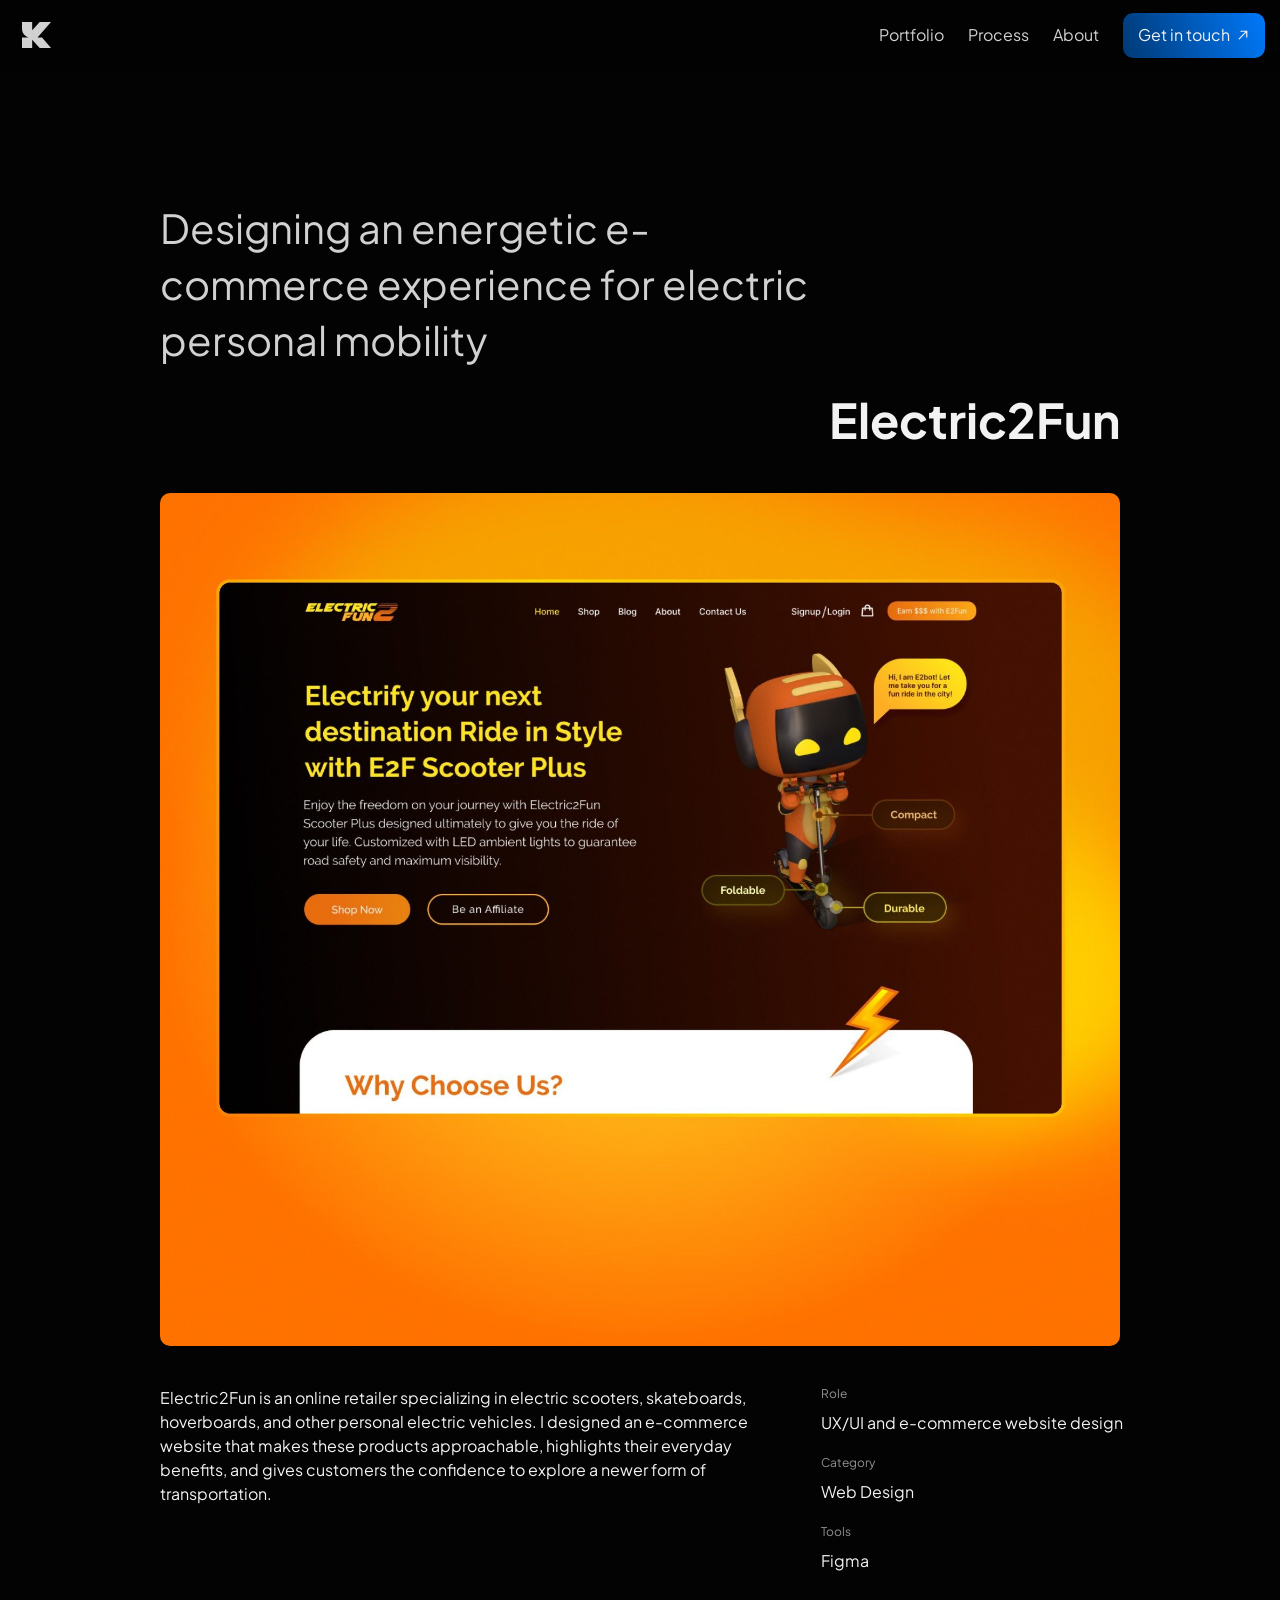
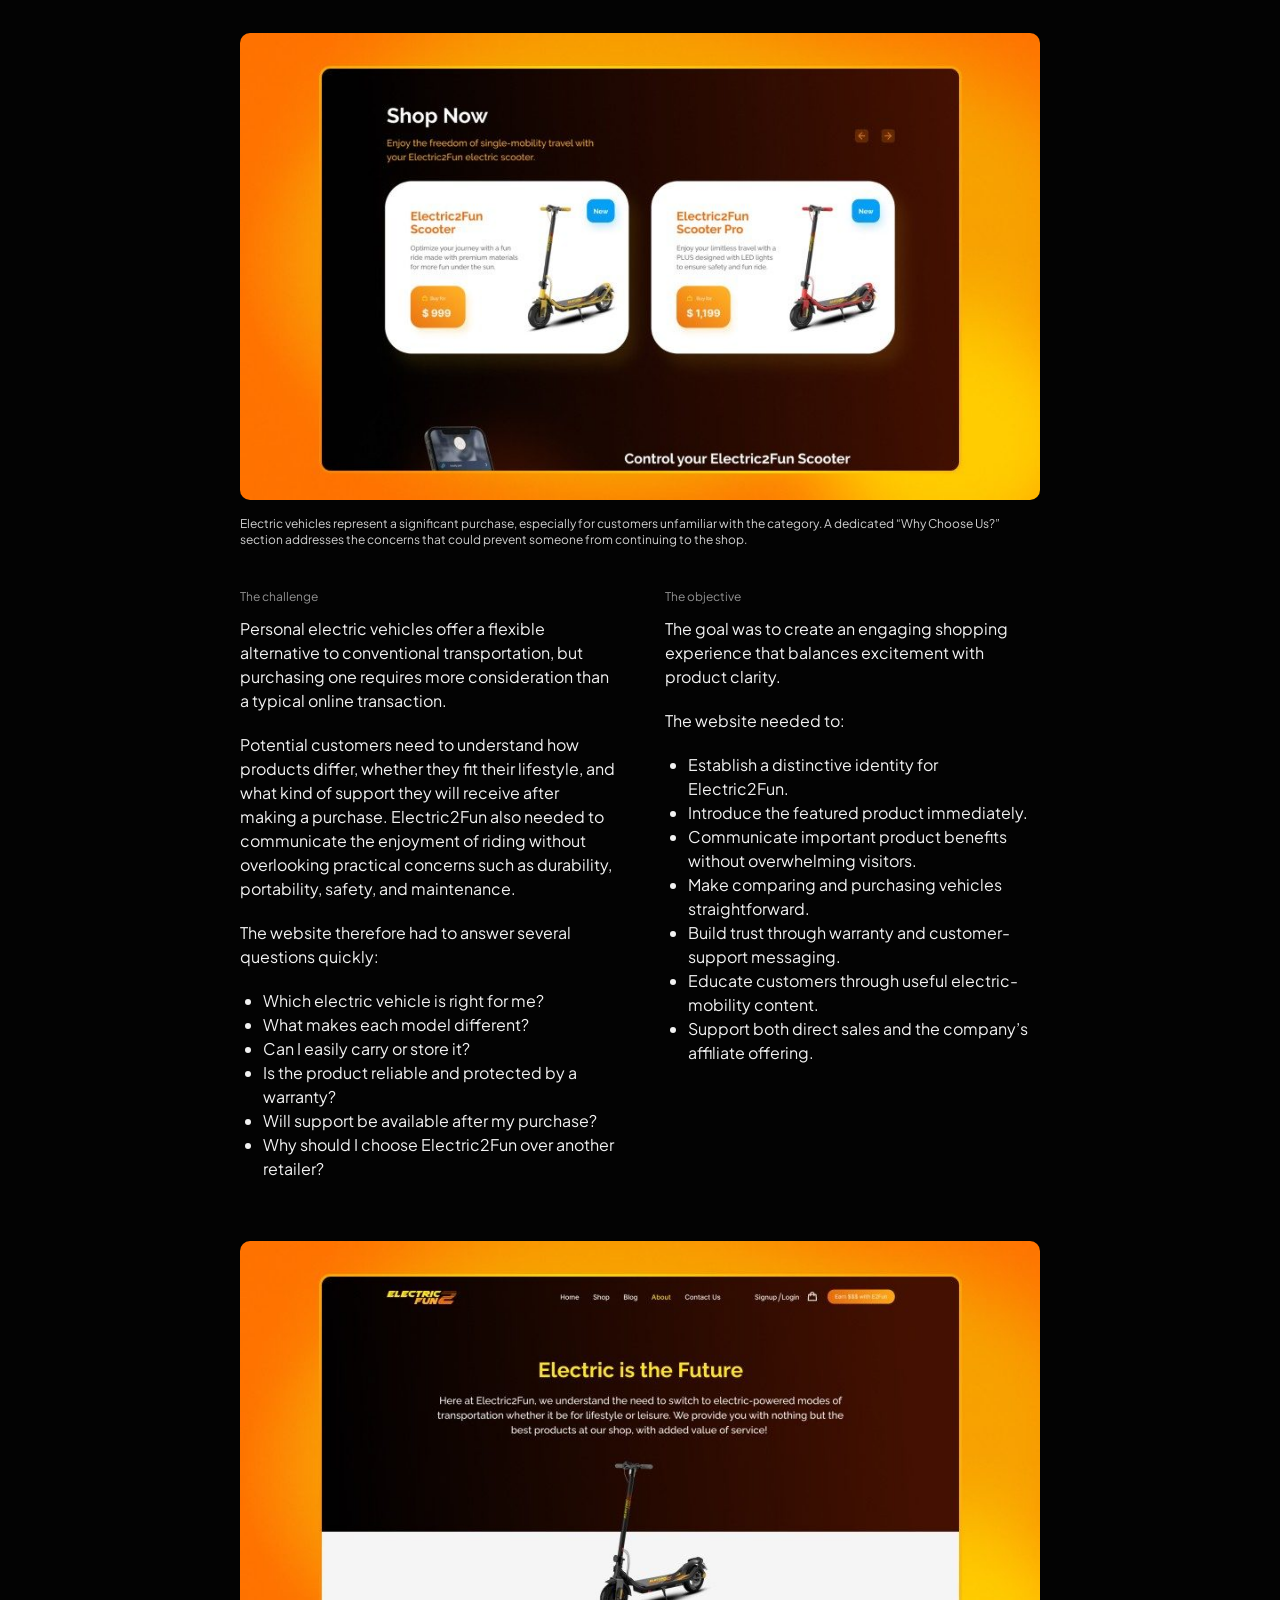
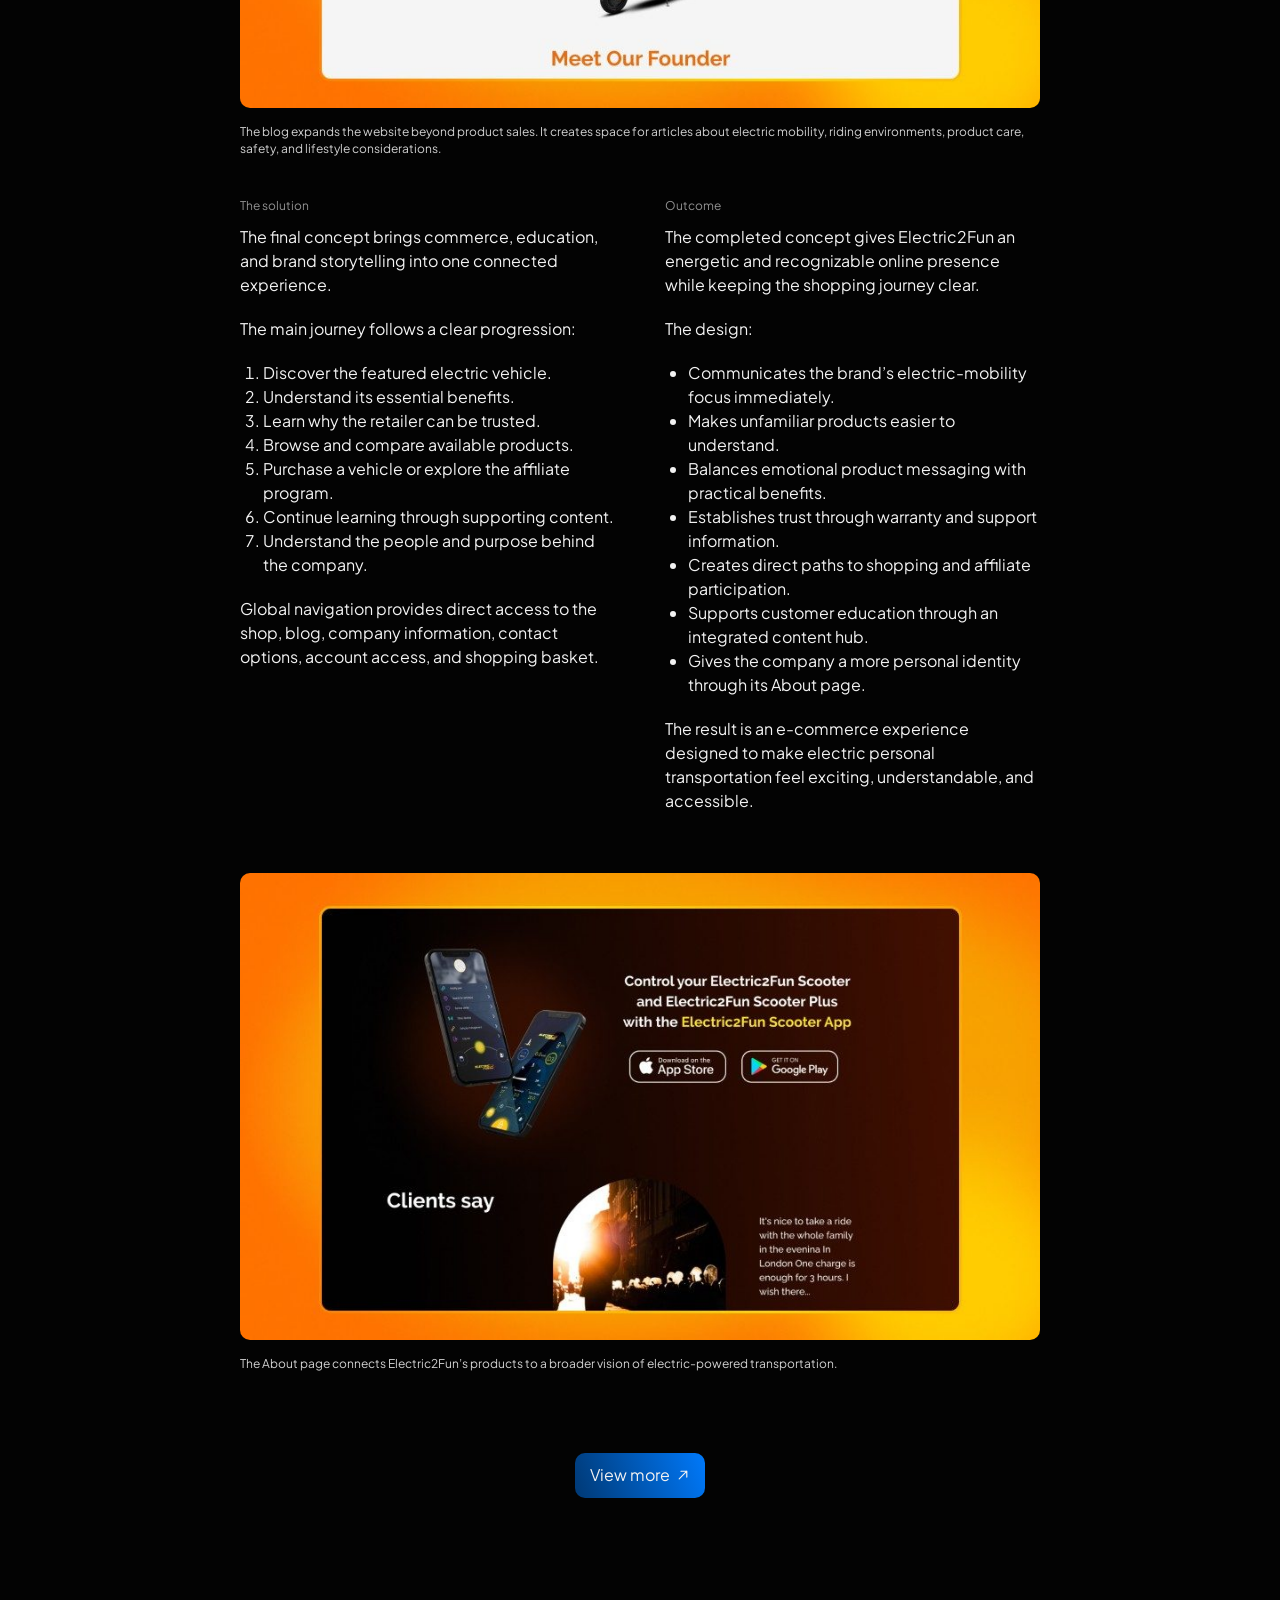
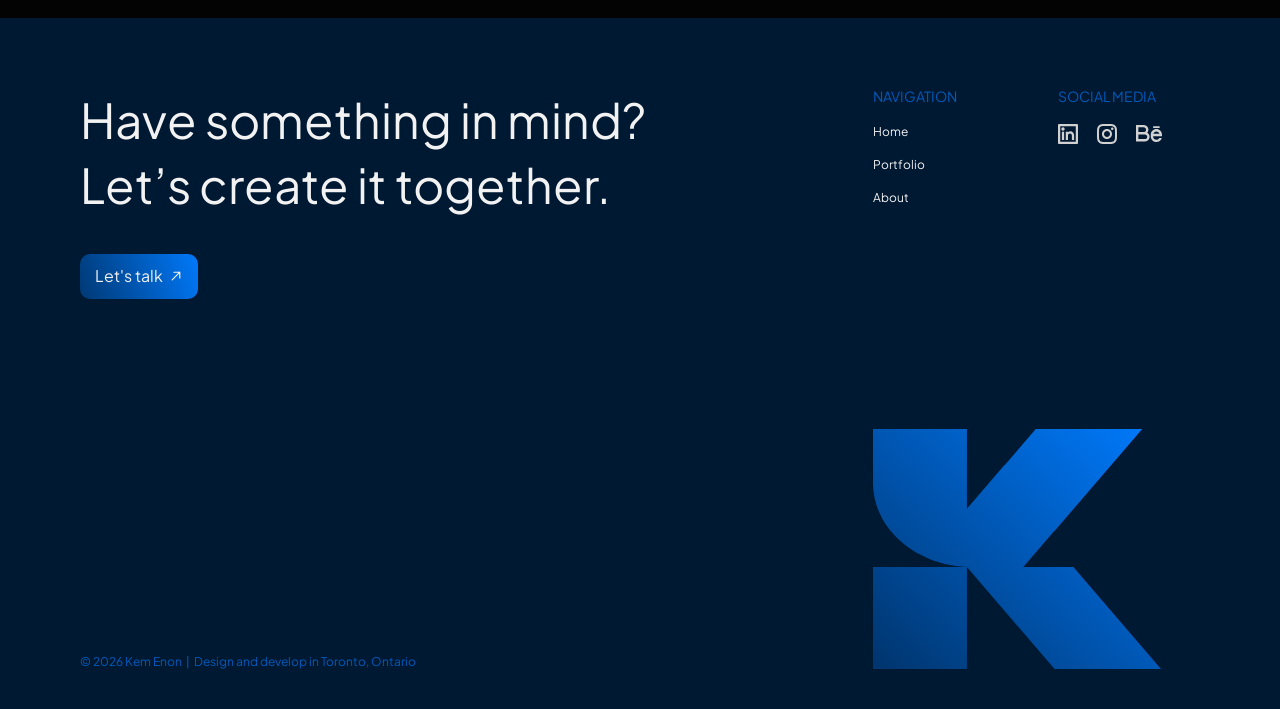
<file: portfolio/electric2fun/index.html>
<!doctype html>
<html lang="en">
<head>
<meta charset="utf-8">
<meta name="viewport" content="width=device-width, initial-scale=1">
<title>Electric2Fun — Kem Enon</title>
<meta name="description" content="Designing an energetic e-commerce experience for electric personal mobility">
<meta property="og:type" content="website">
<meta property="og:title" content="Electric2Fun — Kem Enon">
<meta property="og:description" content="Designing an energetic e-commerce experience for electric personal mobility">
<meta property="og:image" content="../../assets/img/og-image.png">
<meta name="twitter:card" content="summary_large_image">
<meta name="theme-color" content="#030303">
<link rel="icon" href="../../assets/img/favicon-light.svg" media="(prefers-color-scheme: light)">
<link rel="icon" href="../../assets/img/favicon-dark.svg" media="(prefers-color-scheme: dark)">
<link rel="preconnect" href="https://fonts.googleapis.com">
<link rel="preconnect" href="https://fonts.gstatic.com" crossorigin>
<link href="https://fonts.googleapis.com/css2?family=Plus+Jakarta+Sans:wght@400;700&display=swap" rel="stylesheet">
<link rel="stylesheet" href="../../assets/css/style.css">
<script defer src="../../assets/js/main.js"></script>
</head>
<body>
<a class="sr-only" href="#main">Skip to content</a>
<header class="nav">
  <div class="nav-inner">
    <a class="nav-logo" href="../../#hero" aria-label="Kem Enon, home"><svg viewBox="0 0 29 26" aria-hidden="true"><path d="M 0 0 L 10.175 0 L 10.175 15.6 L 8.649 15.6 C 3.872 15.6 0 11.642 0 6.76 Z M 0 15.6 L 10.175 15.6 L 10.175 26 L 0 26 Z M 10.175 15.6 L 15.554 15.6 L 29 0 L 17.705 0 L 10.175 8.32 Z M 29 26 L 17.705 26 L 10.175 17.68 L 10.175 15.6 L 20.035 15.6 Z" fill="#d1d1d1"/></svg></a>
    <button class="nav-toggle" aria-label="Menu" aria-expanded="false" aria-controls="nav-links"><span></span><span></span><span></span></button>
    <nav class="nav-links" id="nav-links" aria-label="Main">
      <a href="../../#work">Portfolio</a>
      <a href="../../#process">Process</a>
      <a href="../../#about">About</a>
      <a class="btn" href="../../#contact">Get in touch <svg viewBox="0 0 24 24" aria-hidden="true"><path d="M 13 0 L 0 13 M 13 0 L 3 0 M 13 0 L 13 10" fill="none" stroke="currentColor" stroke-width="2" stroke-linecap="round" stroke-linejoin="round" transform="translate(5.5 5.5)"/></svg></a>
    </nav>
  </div>
</header>
<main id="main">
  <article class="case">
    <h2 class="case-sub reveal">Designing an energetic e-commerce experience for electric personal mobility</h2>
    <h1 class="case-title reveal">Electric2Fun</h1>
    <div class="case-cover reveal"><img src="../../assets/img/work/electric2fun-cover.jpg" alt="Electric2Fun mockup" width="1800" height="1600"></div>
    <div class="case-summary">
      <div class="rich reveal"><p>Electric2Fun is an online retailer specializing in electric scooters, skateboards, hoverboards, and other personal electric vehicles. I designed an e-commerce website that makes these products approachable, highlights their everyday benefits, and gives customers the confidence to explore a newer form of transportation.</p></div>
      <div class="facts reveal"><div><p class="label">Role</p><p>UX/UI and e-commerce website design</p></div><div><p class="label">Category</p><p>Web Design</p></div><div><p class="label">Tools</p><p>Figma</p></div></div>
    </div>
    <div class="case-body">
      <figure class="case-figure reveal"><img src="../../assets/img/work/electric2fun-1.jpg" alt="Electric2Fun project image 1" width="900" height="525" loading="lazy"><figcaption>Electric vehicles represent a significant purchase, especially for customers unfamiliar with the category. A dedicated “Why Choose Us?” section addresses the concerns that could prevent someone from continuing to the shop.</figcaption></figure>
<div class="case-cols"><div class="reveal"><p class="label">The challenge</p><div class="rich"><p>Personal electric vehicles offer a flexible alternative to conventional transportation, but purchasing one requires more consideration than a typical online transaction.</p><p>Potential customers need to understand how products differ, whether they fit their lifestyle, and what kind of support they will receive after making a purchase. Electric2Fun also needed to communicate the enjoyment of riding without overlooking practical concerns such as durability, portability, safety, and maintenance.</p><p>The website therefore had to answer several questions quickly:</p><ul><li>Which electric vehicle is right for me?</li><li>What makes each model different?</li><li>Can I easily carry or store it?</li><li>Is the product reliable and protected by a warranty?</li><li>Will support be available after my purchase?</li><li>Why should I choose Electric2Fun over another retailer?</li></ul></div></div><div class="reveal"><p class="label">The objective</p><div class="rich"><p>The goal was to create an engaging shopping experience that balances excitement with product clarity.</p><p>The website needed to:</p><ul><li>Establish a distinctive identity for Electric2Fun.</li><li>Introduce the featured product immediately.</li><li>Communicate important product benefits without overwhelming visitors.</li><li>Make comparing and purchasing vehicles straightforward.</li><li>Build trust through warranty and customer-support messaging.</li><li>Educate customers through useful electric-mobility content.</li><li>Support both direct sales and the company’s affiliate offering.</li></ul></div></div></div>
<figure class="case-figure reveal"><img src="../../assets/img/work/electric2fun-2.jpg" alt="Electric2Fun project image 2" width="900" height="525" loading="lazy"><figcaption>The blog expands the website beyond product sales. It creates space for articles about electric mobility, riding environments, product care, safety, and lifestyle considerations.</figcaption></figure>
<div class="case-cols"><div class="reveal"><p class="label">The solution</p><div class="rich"><p>The final concept brings commerce, education, and brand storytelling into one connected experience.</p><p>The main journey follows a clear progression:</p><ol><li>Discover the featured electric vehicle.</li><li>Understand its essential benefits.</li><li>Learn why the retailer can be trusted.</li><li>Browse and compare available products.</li><li>Purchase a vehicle or explore the affiliate program.</li><li>Continue learning through supporting content.</li><li>Understand the people and purpose behind the company.</li></ol><p>Global navigation provides direct access to the shop, blog, company information, contact options, account access, and shopping basket.</p></div></div><div class="reveal"><p class="label">Outcome</p><div class="rich"><p>The completed concept gives Electric2Fun an energetic and recognizable online presence while keeping the shopping journey clear.</p><p>The design:</p><ul><li>Communicates the brand’s electric-mobility focus immediately.</li><li>Makes unfamiliar products easier to understand.</li><li>Balances emotional product messaging with practical benefits.</li><li>Establishes trust through warranty and support information.</li><li>Creates direct paths to shopping and affiliate participation.</li><li>Supports customer education through an integrated content hub.</li><li>Gives the company a more personal identity through its About page.</li></ul><p>The result is an e-commerce experience designed to make electric personal transportation feel exciting, understandable, and accessible.</p></div></div></div>
<figure class="case-figure reveal"><img src="../../assets/img/work/electric2fun-3.jpg" alt="Electric2Fun project image 3" width="900" height="525" loading="lazy"><figcaption>The About page connects Electric2Fun’s products to a broader vision of electric-powered transportation.</figcaption></figure>
      <div class="btn-center case-more"><a class="btn" href="../">View more <svg viewBox="0 0 24 24" aria-hidden="true"><path d="M 13 0 L 0 13 M 13 0 L 3 0 M 13 0 L 13 10" fill="none" stroke="currentColor" stroke-width="2" stroke-linecap="round" stroke-linejoin="round" transform="translate(5.5 5.5)"/></svg></a></div>
    </div>
  </article>
</main>
<footer class="footer">
  <div class="footer-inner">
    <div>
      <h2 class="display reveal">Have something in mind?<br>Let’s create it together.</h2>
      <a class="btn" href="../../#contact">Let's talk <svg viewBox="0 0 24 24" aria-hidden="true"><path d="M 13 0 L 0 13 M 13 0 L 3 0 M 13 0 L 13 10" fill="none" stroke="currentColor" stroke-width="2" stroke-linecap="round" stroke-linejoin="round" transform="translate(5.5 5.5)"/></svg></a>
    </div>
    <div class="footer-cols">
      <div>
        <h4>NAVIGATION</h4>
        <ul>
          <li><a href="../../#hero">Home</a></li>
          <li><a href="../../#work">Portfolio</a></li>
          <li><a href="../../#about">About</a></li>
        </ul>
      </div>
      <div>
        <h4>SOCIAL MEDIA</h4>
        <div class="socials">
          <a href="https://www.linkedin.com/in/kem-enon/" target="_blank" rel="noopener" aria-label="LinkedIn"><svg viewBox="0 0 20 20" aria-hidden="true"><path fill="currentColor" d="M 1.111 0 L 18.889 0 C 19.503 0 20 0.497 20 1.111 L 20 18.889 C 20 19.503 19.503 20 18.889 20 L 1.111 20 C 0.497 20 0 19.503 0 18.889 L 0 1.111 C 0 0.497 0.497 0 1.111 0 M 2.222 2.222 L 2.222 17.778 L 17.778 17.778 L 17.778 2.222 Z M 5 6.667 C 4.08 6.667 3.333 5.92 3.333 5 C 3.333 4.08 4.08 3.333 5 3.333 C 5.92 3.333 6.667 4.08 6.667 5 C 6.667 5.92 5.92 6.667 5 6.667 M 3.889 7.778 L 6.111 7.778 L 6.111 16.111 L 3.889 16.111 Z M 10 8.256 C 10.649 7.628 11.407 7.222 12.222 7.222 C 14.523 7.222 16.111 9.088 16.111 11.389 L 16.111 16.111 L 13.889 16.111 L 13.889 11.389 C 13.889 10.315 13.018 9.444 11.944 9.444 C 10.871 9.444 10 10.315 10 11.389 L 10 16.111 L 7.778 16.111 L 7.778 7.778 L 10 7.778 Z"/></svg></a>
          <a href="https://www.instagram.com/kem_enon/" target="_blank" rel="noopener" aria-label="Instagram"><svg viewBox="0 0 20 20" aria-hidden="true"><path fill="currentColor" d="M 10.001 7 C 8.344 7 7.001 8.343 7.001 10 C 7.001 11.657 8.344 13 10.001 13 C 11.658 13 13.001 11.657 13.001 10 C 13.001 8.343 11.658 7 10.001 7 M 10.001 5 C 12.762 5 15.001 7.239 15.001 10 C 15.001 12.761 12.762 15 10.001 15 C 7.24 15 5.001 12.761 5.001 10 C 5.001 7.239 7.24 5 10.001 5 M 16.501 4.75 C 16.501 5.44 15.941 6 15.251 6 C 14.561 6 14.001 5.44 14.001 4.75 C 14.001 4.06 14.561 3.5 15.251 3.5 C 15.941 3.5 16.501 4.06 16.501 4.75 M 10.001 2 C 7.527 2 7.123 2.007 5.972 2.058 C 5.188 2.095 4.662 2.2 4.174 2.39 C 3.766 2.54 3.397 2.781 3.094 3.093 C 2.781 3.396 2.541 3.765 2.39 4.173 C 2.2 4.663 2.095 5.188 2.059 5.971 C 2.007 7.075 2 7.461 2 10 C 2 12.475 2.007 12.878 2.058 14.029 C 2.095 14.812 2.2 15.339 2.389 15.826 C 2.559 16.261 2.759 16.574 3.091 16.906 C 3.428 17.242 3.741 17.443 4.171 17.609 C 4.665 17.8 5.191 17.906 5.971 17.942 C 7.075 17.994 7.461 18 10 18 C 12.475 18 12.878 17.993 14.029 17.942 C 14.811 17.905 15.337 17.8 15.826 17.611 C 16.234 17.461 16.603 17.22 16.906 16.908 C 17.243 16.572 17.444 16.259 17.61 15.828 C 17.8 15.336 17.906 14.81 17.942 14.028 C 17.994 12.925 18 12.538 18 10 C 18 7.526 17.993 7.122 17.942 5.971 C 17.905 5.189 17.799 4.661 17.61 4.173 C 17.46 3.765 17.219 3.396 16.907 3.093 C 16.604 2.78 16.235 2.54 15.827 2.389 C 15.337 2.199 14.811 2.094 14.029 2.058 C 12.926 2.006 12.54 2 10 2 M 10 0 C 12.717 0 13.056 0.01 14.123 0.06 C 15.187 0.11 15.913 0.277 16.55 0.525 C 17.21 0.779 17.766 1.123 18.322 1.678 C 18.831 2.178 19.224 2.782 19.475 3.45 C 19.722 4.087 19.89 4.813 19.94 5.878 C 19.987 6.944 20 7.283 20 10 C 20 12.717 19.99 13.056 19.94 14.122 C 19.89 15.188 19.722 15.912 19.475 16.55 C 19.224 17.218 18.831 17.822 18.322 18.322 C 17.822 18.831 17.218 19.224 16.55 19.475 C 15.913 19.722 15.187 19.89 14.123 19.94 C 13.056 19.987 12.717 20 10 20 C 7.283 20 6.944 19.99 5.877 19.94 C 4.813 19.89 4.088 19.722 3.45 19.475 C 2.782 19.224 2.178 18.831 1.678 18.322 C 1.169 17.822 0.776 17.218 0.525 16.55 C 0.277 15.913 0.11 15.187 0.06 14.122 C 0.012 13.056 0 12.717 0 10 C 0 7.283 0.01 6.944 0.06 5.878 C 0.11 4.812 0.277 4.088 0.525 3.45 C 0.776 2.782 1.169 2.178 1.678 1.678 C 2.178 1.169 2.782 0.776 3.45 0.525 C 4.087 0.277 4.812 0.11 5.877 0.06 C 6.945 0.013 7.284 0 10.001 0"/></svg></a>
          <a href="https://www.behance.net/kemenon10" target="_blank" rel="noopener" aria-label="Behance"><svg viewBox="0 0 26 17" aria-hidden="true" style="height:17px"><path fill="currentColor" d="M 7.682 7.038 C 8.987 7.038 10.045 5.988 10.045 4.692 C 10.045 3.396 8.987 2.346 7.682 2.346 L 2.364 2.346 L 2.364 7.038 Z M 8.864 9.384 L 2.364 9.384 L 2.364 14.076 L 8.864 14.076 C 10.169 14.076 11.227 13.026 11.227 11.73 C 11.227 10.434 10.169 9.384 8.864 9.384 M 11.302 7.709 C 13.122 8.796 13.989 10.954 13.421 12.986 C 12.852 15.017 10.988 16.423 8.864 16.422 L 0 16.422 L 0 0 L 7.682 0 C 9.52 0 11.191 1.057 11.967 2.71 C 12.743 4.364 12.484 6.314 11.302 7.71 M 17.136 1.173 L 23.636 1.173 L 23.636 2.933 L 17.136 2.933 Z M 26 11.144 L 17.136 11.144 L 17.136 11.437 C 17.136 12.928 18.166 14.226 19.627 14.574 C 21.088 14.923 22.599 14.232 23.282 12.903 L 25.804 12.903 C 25.059 15.592 22.428 17.32 19.643 16.95 C 16.859 16.58 14.778 14.225 14.773 11.437 L 14.773 9.677 C 14.773 6.6 17.286 4.106 20.386 4.106 C 23.487 4.106 26 6.6 26 9.677 Z M 23.513 8.798 C 23.116 7.41 21.839 6.454 20.386 6.454 C 18.933 6.454 17.657 7.41 17.259 8.798 Z"/></svg></a>
        </div>
      </div>
    </div>
    <div class="footer-logo"><svg viewBox="0 0 288 240" aria-hidden="true"><defs><linearGradient id="kgrad" x1="1" x2="0" y1="0.0434" y2="0.9566"><stop offset="0" stop-color="#0079fa"/><stop offset="1" stop-color="#003670"/></linearGradient></defs><path d="M 0 138 L 93.913 138 L 200.348 138 L 288 240 L 181.565 240 L 93.913 138 L 93.913 240 L 0 240 Z M 0 0 L 93.913 0 L 93.913 54 L 0 54 Z M 93.913 54 L 93.913 79.71 L 131.478 36 L 131.847 36 L 162.783 0 L 269.217 0 L 181.565 102 L 181.197 102 L 150.261 138 L 93.913 138 C 41.566 135.576 0 98.898 0 54 Z" fill="url(#kgrad)"/></svg></div>
    <p class="footer-copy">© <span data-year>2026</span> Kem Enon &nbsp;|&nbsp; Design and develop in Toronto, Ontario</p>
  </div>
</footer>
</body>
</html>
</file>
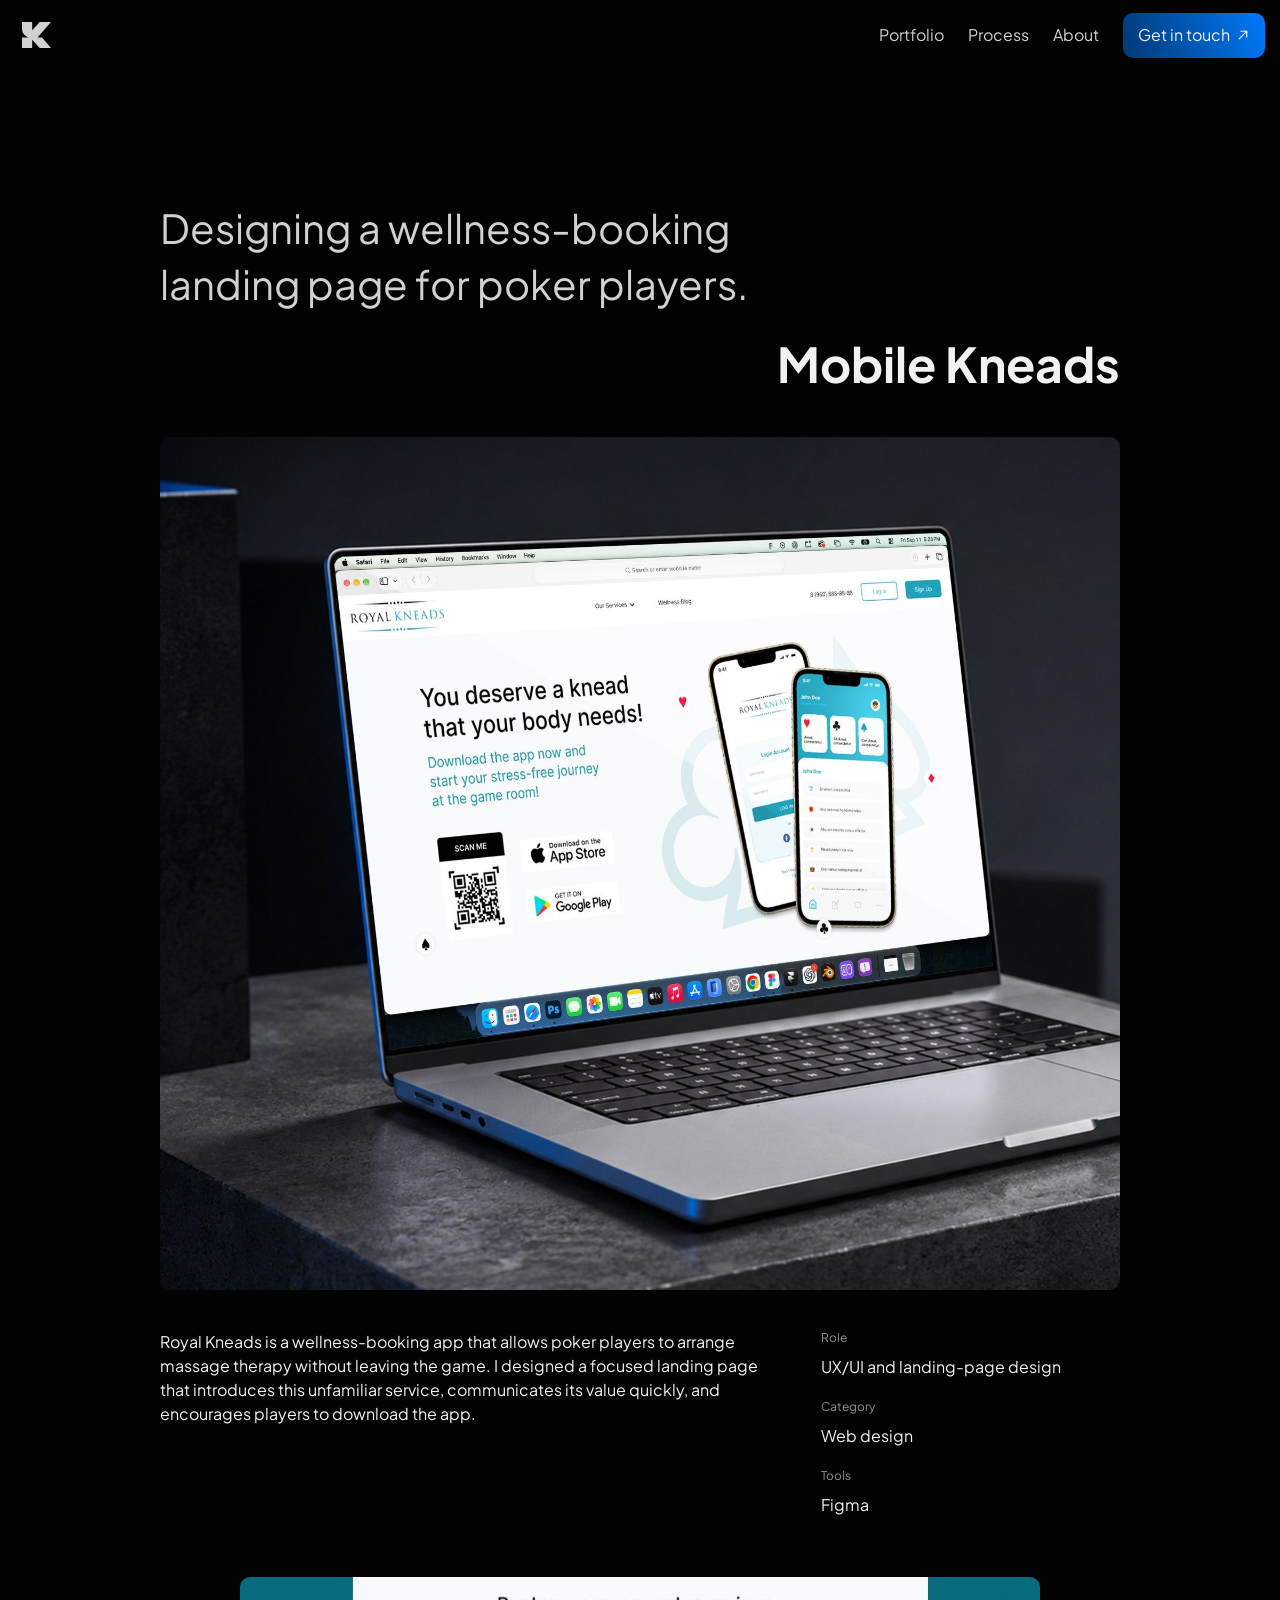
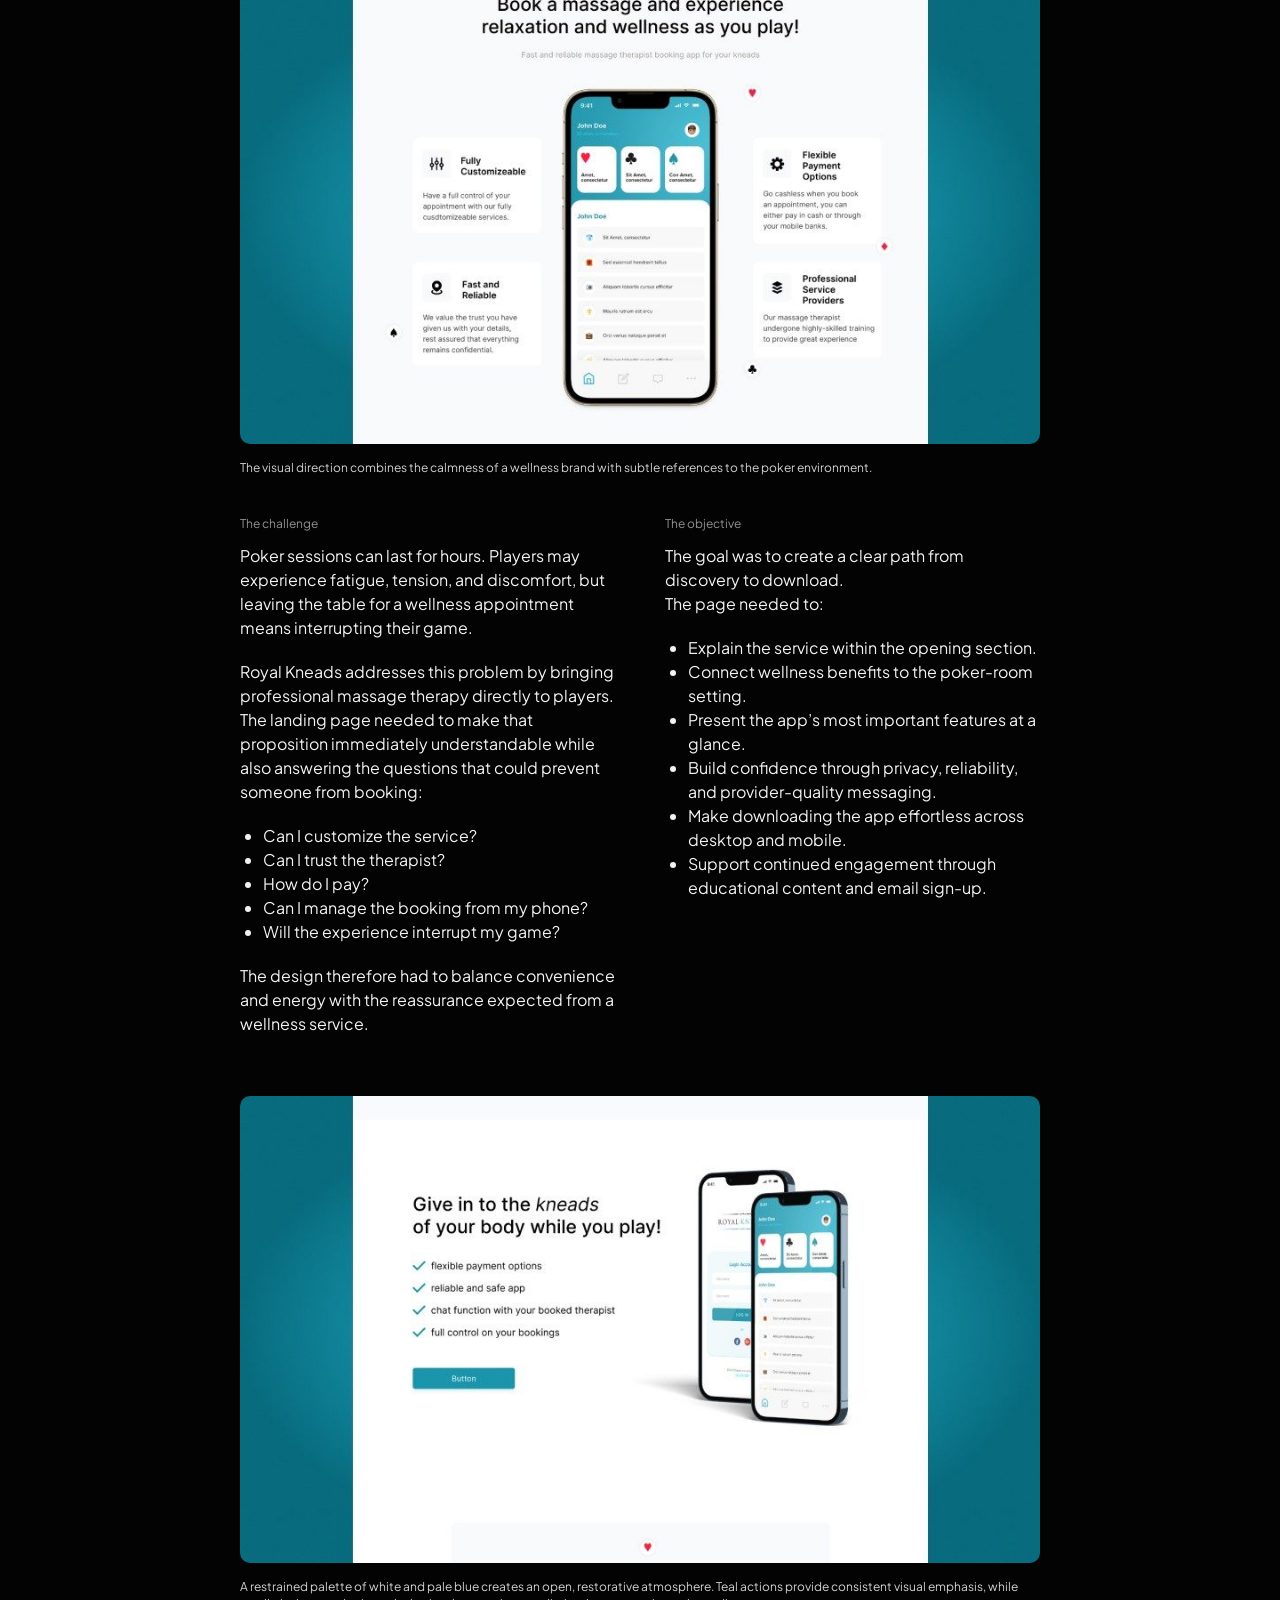
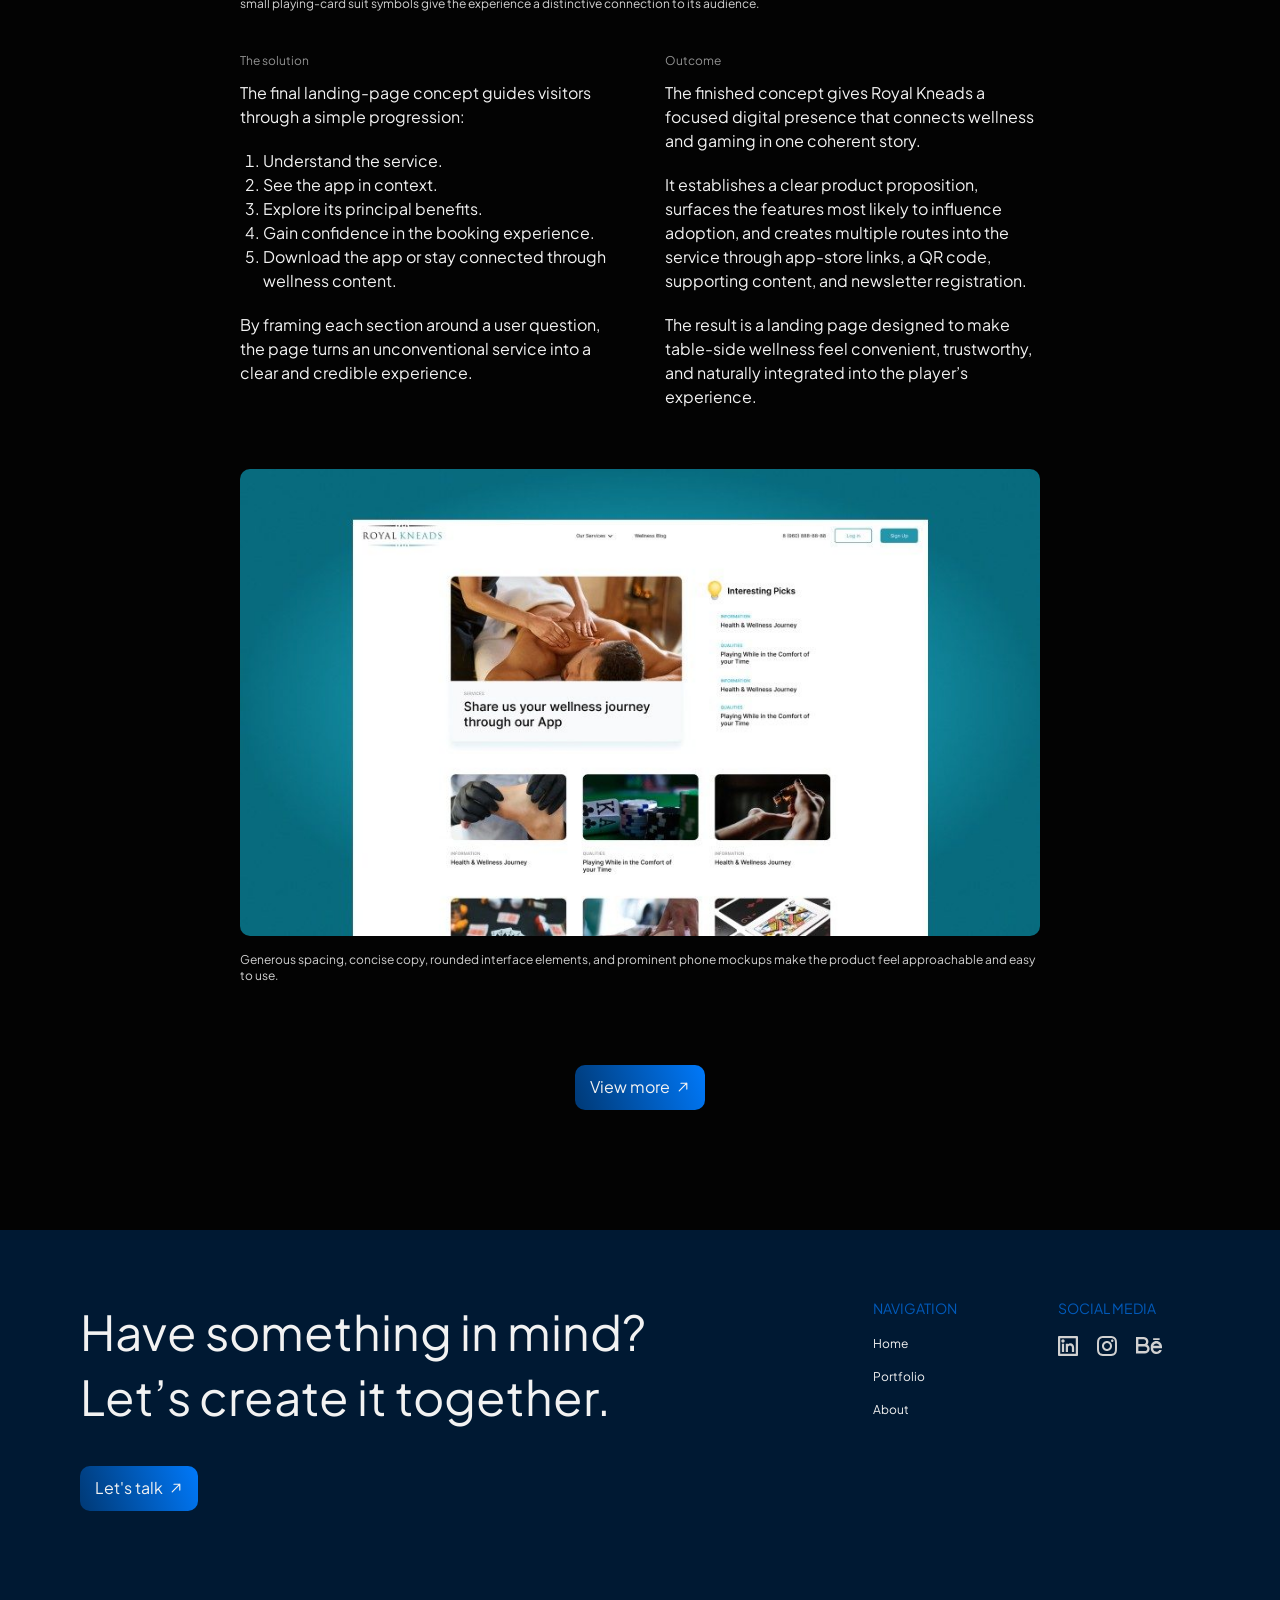
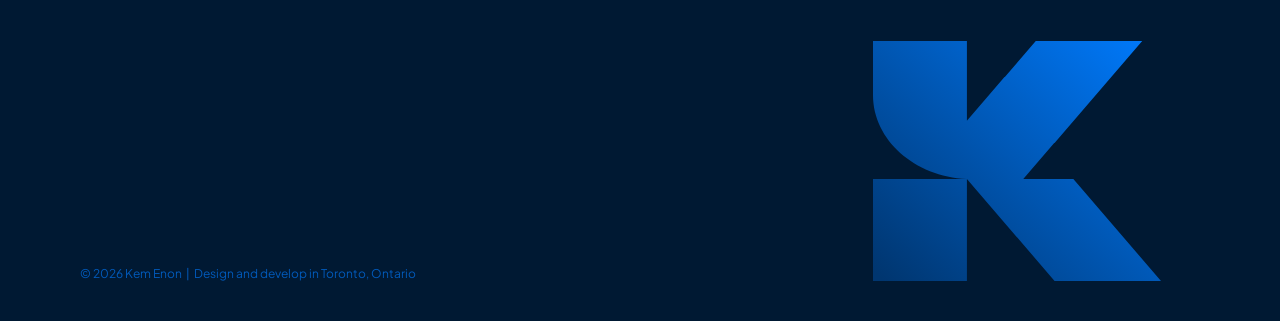
<file: portfolio/mobile-kneads/index.html>
<!doctype html>
<html lang="en">
<head>
<meta charset="utf-8">
<meta name="viewport" content="width=device-width, initial-scale=1">
<title>Mobile Kneads — Kem Enon</title>
<meta name="description" content="Designing a wellness-booking landing page for poker players.">
<meta property="og:type" content="website">
<meta property="og:title" content="Mobile Kneads — Kem Enon">
<meta property="og:description" content="Designing a wellness-booking landing page for poker players.">
<meta property="og:image" content="../../assets/img/og-image.png">
<meta name="twitter:card" content="summary_large_image">
<meta name="theme-color" content="#030303">
<link rel="icon" href="../../assets/img/favicon-light.svg" media="(prefers-color-scheme: light)">
<link rel="icon" href="../../assets/img/favicon-dark.svg" media="(prefers-color-scheme: dark)">
<link rel="preconnect" href="https://fonts.googleapis.com">
<link rel="preconnect" href="https://fonts.gstatic.com" crossorigin>
<link href="https://fonts.googleapis.com/css2?family=Plus+Jakarta+Sans:wght@400;700&display=swap" rel="stylesheet">
<link rel="stylesheet" href="../../assets/css/style.css">
<script defer src="../../assets/js/main.js"></script>
</head>
<body>
<a class="sr-only" href="#main">Skip to content</a>
<header class="nav">
  <div class="nav-inner">
    <a class="nav-logo" href="../../#hero" aria-label="Kem Enon, home"><svg viewBox="0 0 29 26" aria-hidden="true"><path d="M 0 0 L 10.175 0 L 10.175 15.6 L 8.649 15.6 C 3.872 15.6 0 11.642 0 6.76 Z M 0 15.6 L 10.175 15.6 L 10.175 26 L 0 26 Z M 10.175 15.6 L 15.554 15.6 L 29 0 L 17.705 0 L 10.175 8.32 Z M 29 26 L 17.705 26 L 10.175 17.68 L 10.175 15.6 L 20.035 15.6 Z" fill="#d1d1d1"/></svg></a>
    <button class="nav-toggle" aria-label="Menu" aria-expanded="false" aria-controls="nav-links"><span></span><span></span><span></span></button>
    <nav class="nav-links" id="nav-links" aria-label="Main">
      <a href="../../#work">Portfolio</a>
      <a href="../../#process">Process</a>
      <a href="../../#about">About</a>
      <a class="btn" href="../../#contact">Get in touch <svg viewBox="0 0 24 24" aria-hidden="true"><path d="M 13 0 L 0 13 M 13 0 L 3 0 M 13 0 L 13 10" fill="none" stroke="currentColor" stroke-width="2" stroke-linecap="round" stroke-linejoin="round" transform="translate(5.5 5.5)"/></svg></a>
    </nav>
  </div>
</header>
<main id="main">
  <article class="case">
    <h2 class="case-sub reveal">Designing a wellness-booking landing page for poker players.</h2>
    <h1 class="case-title reveal">Mobile Kneads</h1>
    <div class="case-cover reveal"><img src="../../assets/img/work/mobile-kneads-cover.jpg" alt="Mobile Kneads mockup" width="1800" height="1600"></div>
    <div class="case-summary">
      <div class="rich reveal"><p>Royal Kneads is a wellness-booking app that allows poker players to arrange massage therapy without leaving the game. I designed a focused landing page that introduces this unfamiliar service, communicates its value quickly, and encourages players to download the app.</p></div>
      <div class="facts reveal"><div><p class="label">Role</p><p>UX/UI and landing-page design</p></div><div><p class="label">Category</p><p>Web design</p></div><div><p class="label">Tools</p><p>Figma</p></div></div>
    </div>
    <div class="case-body">
      <figure class="case-figure reveal"><img src="../../assets/img/work/mobile-kneads-1.jpg" alt="Mobile Kneads project image 1" width="900" height="525" loading="lazy"><figcaption>The visual direction combines the calmness of a wellness brand with subtle references to the poker environment.</figcaption></figure>
<div class="case-cols"><div class="reveal"><p class="label">The challenge</p><div class="rich"><p>Poker sessions can last for hours. Players may experience fatigue, tension, and discomfort, but leaving the table for a wellness appointment means interrupting their game.</p><p>Royal Kneads addresses this problem by bringing professional massage therapy directly to players. The landing page needed to make that proposition immediately understandable while also answering the questions that could prevent someone from booking:</p><ul><li>Can I customize the service?</li><li>Can I trust the therapist?</li><li>How do I pay?</li><li>Can I manage the booking from my phone?</li><li>Will the experience interrupt my game?</li></ul><p>The design therefore had to balance convenience and energy with the reassurance expected from a wellness service.</p></div></div><div class="reveal"><p class="label">The objective</p><div class="rich"><p>The goal was to create a clear path from discovery to download.<br>The page needed to:</p><ul><li>Explain the service within the opening section.</li><li>Connect wellness benefits to the poker-room setting.</li><li>Present the app’s most important features at a glance.</li><li>Build confidence through privacy, reliability, and provider-quality messaging.</li><li>Make downloading the app effortless across desktop and mobile.</li><li>Support continued engagement through educational content and email sign-up.</li></ul></div></div></div>
<figure class="case-figure reveal"><img src="../../assets/img/work/mobile-kneads-2.jpg" alt="Mobile Kneads project image 2" width="900" height="525" loading="lazy"><figcaption>A restrained palette of white and pale blue creates an open, restorative atmosphere. Teal actions provide consistent visual emphasis, while small playing-card suit symbols give the experience a distinctive connection to its audience.</figcaption></figure>
<div class="case-cols"><div class="reveal"><p class="label">The solution</p><div class="rich"><p>The final landing-page concept guides visitors through a simple progression:</p><ol><li>Understand the service.</li><li>See the app in context.</li><li>Explore its principal benefits.</li><li>Gain confidence in the booking experience.</li><li>Download the app or stay connected through wellness content.</li></ol><p>By framing each section around a user question, the page turns an unconventional service into a clear and credible experience.</p></div></div><div class="reveal"><p class="label">Outcome</p><div class="rich"><p>The finished concept gives Royal Kneads a focused digital presence that connects wellness and gaming in one coherent story.</p><p>It establishes a clear product proposition, surfaces the features most likely to influence adoption, and creates multiple routes into the service through app-store links, a QR code, supporting content, and newsletter registration.</p><p>The result is a landing page designed to make table-side wellness feel convenient, trustworthy, and naturally integrated into the player’s experience.</p></div></div></div>
<figure class="case-figure reveal"><img src="../../assets/img/work/mobile-kneads-3.jpg" alt="Mobile Kneads project image 3" width="900" height="525" loading="lazy"><figcaption>Generous spacing, concise copy, rounded interface elements, and prominent phone mockups make the product feel approachable and easy to use.</figcaption></figure>
      <div class="btn-center case-more"><a class="btn" href="../">View more <svg viewBox="0 0 24 24" aria-hidden="true"><path d="M 13 0 L 0 13 M 13 0 L 3 0 M 13 0 L 13 10" fill="none" stroke="currentColor" stroke-width="2" stroke-linecap="round" stroke-linejoin="round" transform="translate(5.5 5.5)"/></svg></a></div>
    </div>
  </article>
</main>
<footer class="footer">
  <div class="footer-inner">
    <div>
      <h2 class="display reveal">Have something in mind?<br>Let’s create it together.</h2>
      <a class="btn" href="../../#contact">Let's talk <svg viewBox="0 0 24 24" aria-hidden="true"><path d="M 13 0 L 0 13 M 13 0 L 3 0 M 13 0 L 13 10" fill="none" stroke="currentColor" stroke-width="2" stroke-linecap="round" stroke-linejoin="round" transform="translate(5.5 5.5)"/></svg></a>
    </div>
    <div class="footer-cols">
      <div>
        <h4>NAVIGATION</h4>
        <ul>
          <li><a href="../../#hero">Home</a></li>
          <li><a href="../../#work">Portfolio</a></li>
          <li><a href="../../#about">About</a></li>
        </ul>
      </div>
      <div>
        <h4>SOCIAL MEDIA</h4>
        <div class="socials">
          <a href="https://www.linkedin.com/in/kem-enon/" target="_blank" rel="noopener" aria-label="LinkedIn"><svg viewBox="0 0 20 20" aria-hidden="true"><path fill="currentColor" d="M 1.111 0 L 18.889 0 C 19.503 0 20 0.497 20 1.111 L 20 18.889 C 20 19.503 19.503 20 18.889 20 L 1.111 20 C 0.497 20 0 19.503 0 18.889 L 0 1.111 C 0 0.497 0.497 0 1.111 0 M 2.222 2.222 L 2.222 17.778 L 17.778 17.778 L 17.778 2.222 Z M 5 6.667 C 4.08 6.667 3.333 5.92 3.333 5 C 3.333 4.08 4.08 3.333 5 3.333 C 5.92 3.333 6.667 4.08 6.667 5 C 6.667 5.92 5.92 6.667 5 6.667 M 3.889 7.778 L 6.111 7.778 L 6.111 16.111 L 3.889 16.111 Z M 10 8.256 C 10.649 7.628 11.407 7.222 12.222 7.222 C 14.523 7.222 16.111 9.088 16.111 11.389 L 16.111 16.111 L 13.889 16.111 L 13.889 11.389 C 13.889 10.315 13.018 9.444 11.944 9.444 C 10.871 9.444 10 10.315 10 11.389 L 10 16.111 L 7.778 16.111 L 7.778 7.778 L 10 7.778 Z"/></svg></a>
          <a href="https://www.instagram.com/kem_enon/" target="_blank" rel="noopener" aria-label="Instagram"><svg viewBox="0 0 20 20" aria-hidden="true"><path fill="currentColor" d="M 10.001 7 C 8.344 7 7.001 8.343 7.001 10 C 7.001 11.657 8.344 13 10.001 13 C 11.658 13 13.001 11.657 13.001 10 C 13.001 8.343 11.658 7 10.001 7 M 10.001 5 C 12.762 5 15.001 7.239 15.001 10 C 15.001 12.761 12.762 15 10.001 15 C 7.24 15 5.001 12.761 5.001 10 C 5.001 7.239 7.24 5 10.001 5 M 16.501 4.75 C 16.501 5.44 15.941 6 15.251 6 C 14.561 6 14.001 5.44 14.001 4.75 C 14.001 4.06 14.561 3.5 15.251 3.5 C 15.941 3.5 16.501 4.06 16.501 4.75 M 10.001 2 C 7.527 2 7.123 2.007 5.972 2.058 C 5.188 2.095 4.662 2.2 4.174 2.39 C 3.766 2.54 3.397 2.781 3.094 3.093 C 2.781 3.396 2.541 3.765 2.39 4.173 C 2.2 4.663 2.095 5.188 2.059 5.971 C 2.007 7.075 2 7.461 2 10 C 2 12.475 2.007 12.878 2.058 14.029 C 2.095 14.812 2.2 15.339 2.389 15.826 C 2.559 16.261 2.759 16.574 3.091 16.906 C 3.428 17.242 3.741 17.443 4.171 17.609 C 4.665 17.8 5.191 17.906 5.971 17.942 C 7.075 17.994 7.461 18 10 18 C 12.475 18 12.878 17.993 14.029 17.942 C 14.811 17.905 15.337 17.8 15.826 17.611 C 16.234 17.461 16.603 17.22 16.906 16.908 C 17.243 16.572 17.444 16.259 17.61 15.828 C 17.8 15.336 17.906 14.81 17.942 14.028 C 17.994 12.925 18 12.538 18 10 C 18 7.526 17.993 7.122 17.942 5.971 C 17.905 5.189 17.799 4.661 17.61 4.173 C 17.46 3.765 17.219 3.396 16.907 3.093 C 16.604 2.78 16.235 2.54 15.827 2.389 C 15.337 2.199 14.811 2.094 14.029 2.058 C 12.926 2.006 12.54 2 10 2 M 10 0 C 12.717 0 13.056 0.01 14.123 0.06 C 15.187 0.11 15.913 0.277 16.55 0.525 C 17.21 0.779 17.766 1.123 18.322 1.678 C 18.831 2.178 19.224 2.782 19.475 3.45 C 19.722 4.087 19.89 4.813 19.94 5.878 C 19.987 6.944 20 7.283 20 10 C 20 12.717 19.99 13.056 19.94 14.122 C 19.89 15.188 19.722 15.912 19.475 16.55 C 19.224 17.218 18.831 17.822 18.322 18.322 C 17.822 18.831 17.218 19.224 16.55 19.475 C 15.913 19.722 15.187 19.89 14.123 19.94 C 13.056 19.987 12.717 20 10 20 C 7.283 20 6.944 19.99 5.877 19.94 C 4.813 19.89 4.088 19.722 3.45 19.475 C 2.782 19.224 2.178 18.831 1.678 18.322 C 1.169 17.822 0.776 17.218 0.525 16.55 C 0.277 15.913 0.11 15.187 0.06 14.122 C 0.012 13.056 0 12.717 0 10 C 0 7.283 0.01 6.944 0.06 5.878 C 0.11 4.812 0.277 4.088 0.525 3.45 C 0.776 2.782 1.169 2.178 1.678 1.678 C 2.178 1.169 2.782 0.776 3.45 0.525 C 4.087 0.277 4.812 0.11 5.877 0.06 C 6.945 0.013 7.284 0 10.001 0"/></svg></a>
          <a href="https://www.behance.net/kemenon10" target="_blank" rel="noopener" aria-label="Behance"><svg viewBox="0 0 26 17" aria-hidden="true" style="height:17px"><path fill="currentColor" d="M 7.682 7.038 C 8.987 7.038 10.045 5.988 10.045 4.692 C 10.045 3.396 8.987 2.346 7.682 2.346 L 2.364 2.346 L 2.364 7.038 Z M 8.864 9.384 L 2.364 9.384 L 2.364 14.076 L 8.864 14.076 C 10.169 14.076 11.227 13.026 11.227 11.73 C 11.227 10.434 10.169 9.384 8.864 9.384 M 11.302 7.709 C 13.122 8.796 13.989 10.954 13.421 12.986 C 12.852 15.017 10.988 16.423 8.864 16.422 L 0 16.422 L 0 0 L 7.682 0 C 9.52 0 11.191 1.057 11.967 2.71 C 12.743 4.364 12.484 6.314 11.302 7.71 M 17.136 1.173 L 23.636 1.173 L 23.636 2.933 L 17.136 2.933 Z M 26 11.144 L 17.136 11.144 L 17.136 11.437 C 17.136 12.928 18.166 14.226 19.627 14.574 C 21.088 14.923 22.599 14.232 23.282 12.903 L 25.804 12.903 C 25.059 15.592 22.428 17.32 19.643 16.95 C 16.859 16.58 14.778 14.225 14.773 11.437 L 14.773 9.677 C 14.773 6.6 17.286 4.106 20.386 4.106 C 23.487 4.106 26 6.6 26 9.677 Z M 23.513 8.798 C 23.116 7.41 21.839 6.454 20.386 6.454 C 18.933 6.454 17.657 7.41 17.259 8.798 Z"/></svg></a>
        </div>
      </div>
    </div>
    <div class="footer-logo"><svg viewBox="0 0 288 240" aria-hidden="true"><defs><linearGradient id="kgrad" x1="1" x2="0" y1="0.0434" y2="0.9566"><stop offset="0" stop-color="#0079fa"/><stop offset="1" stop-color="#003670"/></linearGradient></defs><path d="M 0 138 L 93.913 138 L 200.348 138 L 288 240 L 181.565 240 L 93.913 138 L 93.913 240 L 0 240 Z M 0 0 L 93.913 0 L 93.913 54 L 0 54 Z M 93.913 54 L 93.913 79.71 L 131.478 36 L 131.847 36 L 162.783 0 L 269.217 0 L 181.565 102 L 181.197 102 L 150.261 138 L 93.913 138 C 41.566 135.576 0 98.898 0 54 Z" fill="url(#kgrad)"/></svg></div>
    <p class="footer-copy">© <span data-year>2026</span> Kem Enon &nbsp;|&nbsp; Design and develop in Toronto, Ontario</p>
  </div>
</footer>
</body>
</html>
</file>
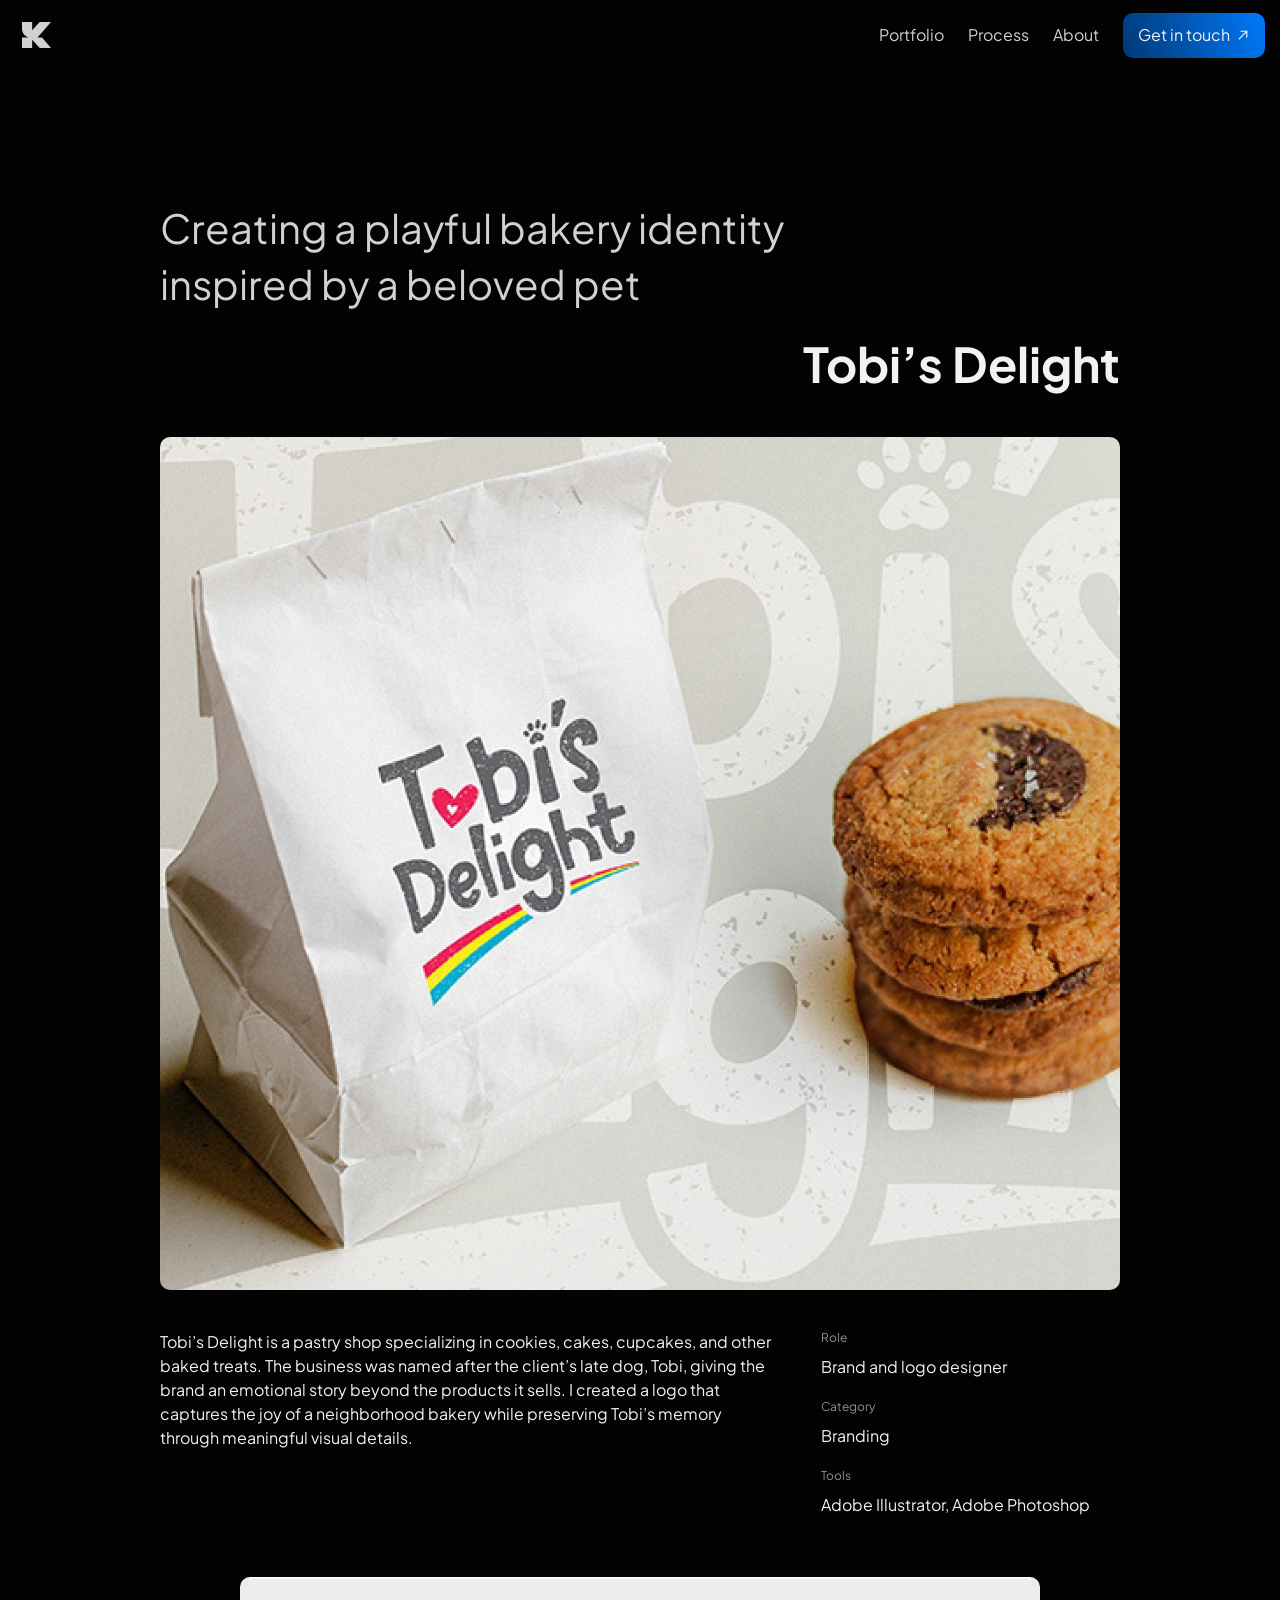
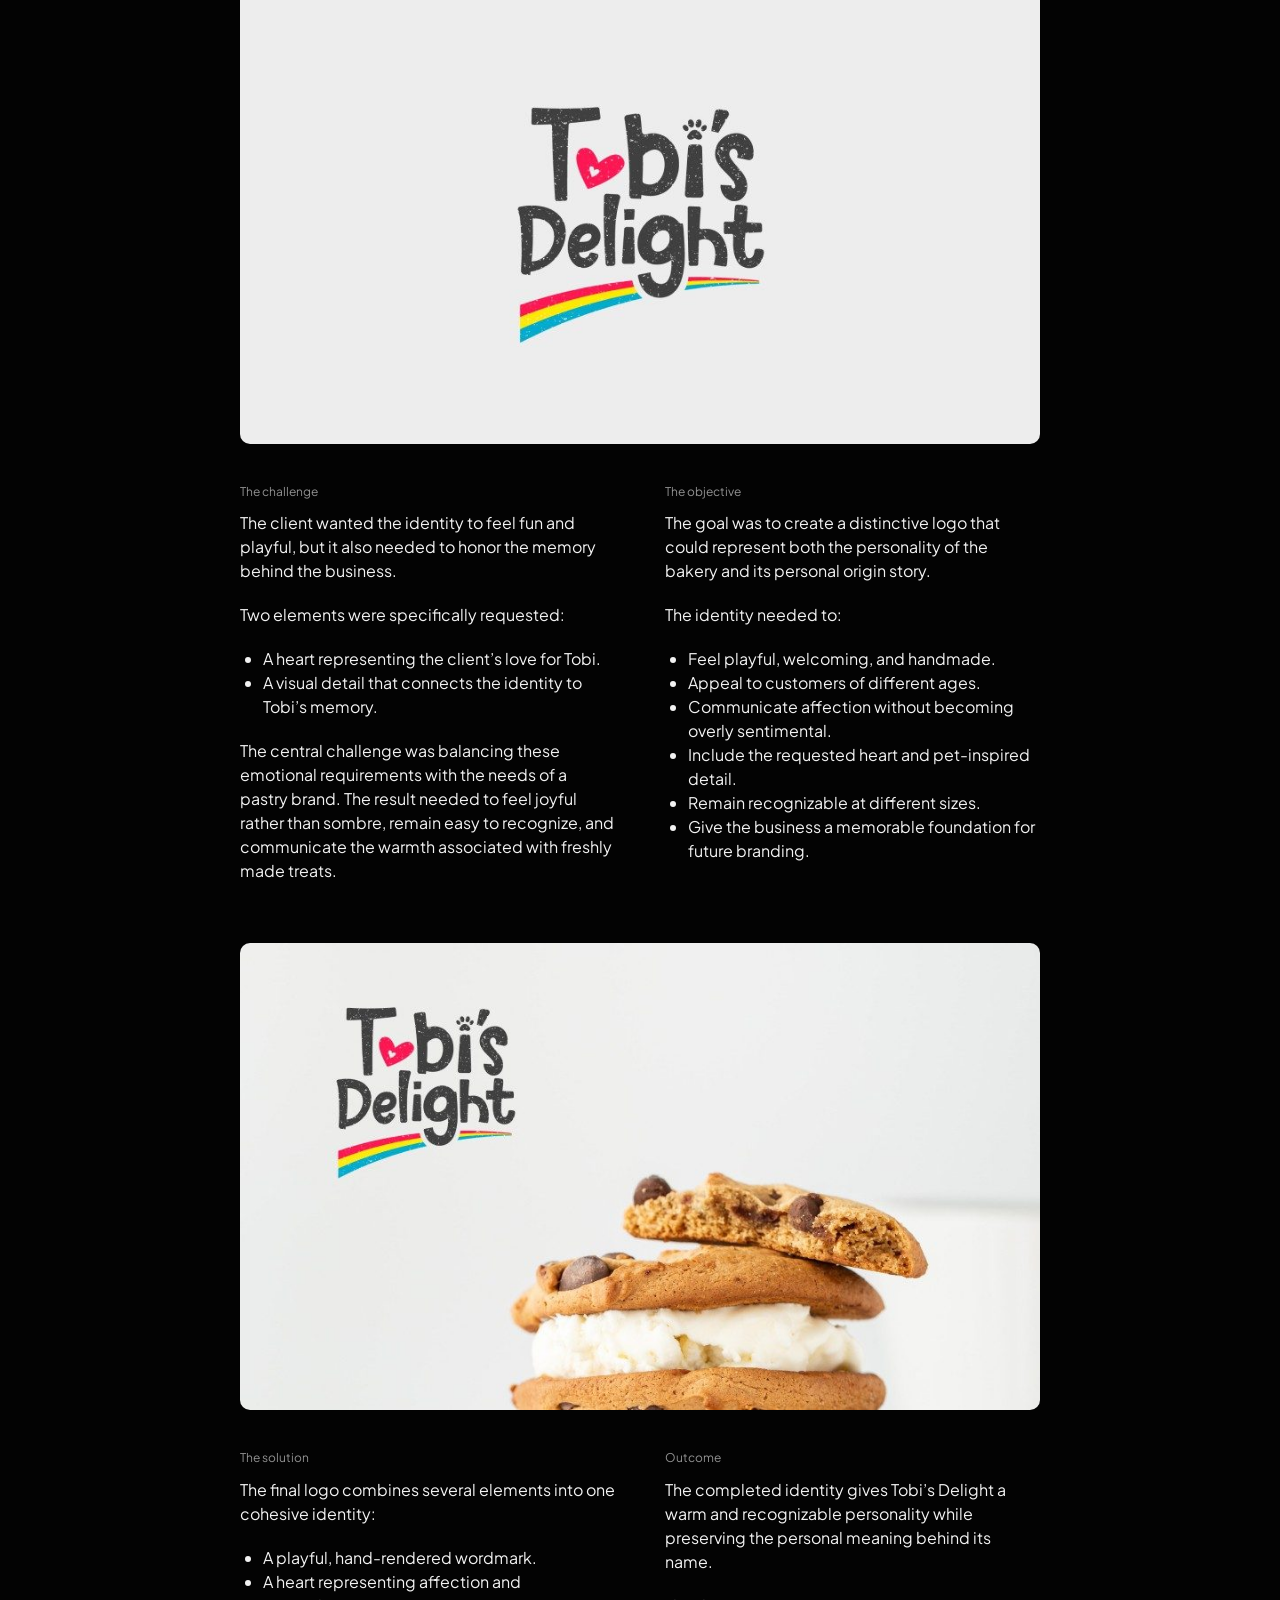
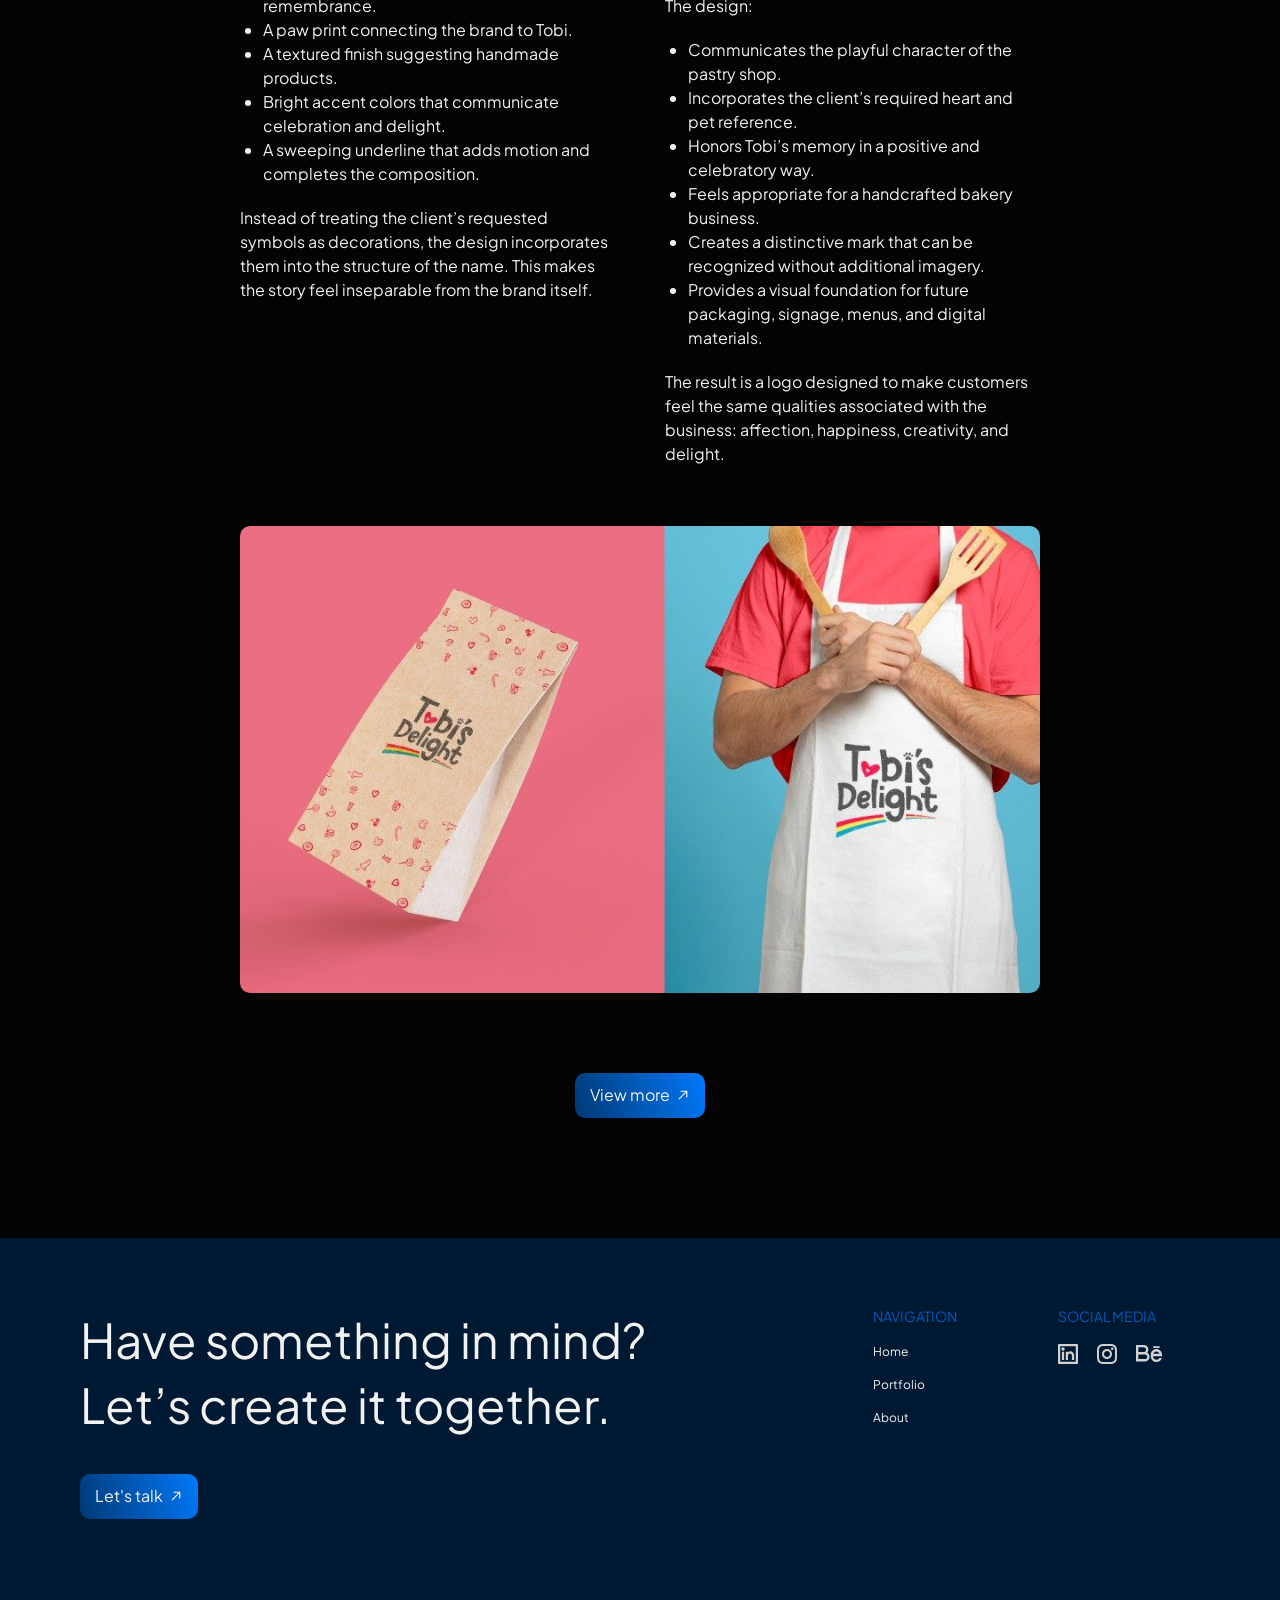
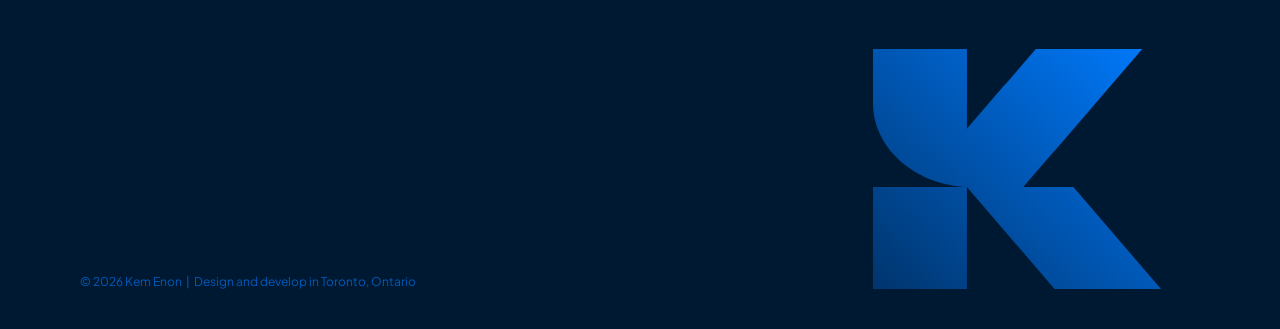
<file: portfolio/tobis-delight/index.html>
<!doctype html>
<html lang="en">
<head>
<meta charset="utf-8">
<meta name="viewport" content="width=device-width, initial-scale=1">
<title>Tobi’s Delight — Kem Enon</title>
<meta name="description" content="Creating a playful bakery identity inspired by a beloved pet">
<meta property="og:type" content="website">
<meta property="og:title" content="Tobi’s Delight — Kem Enon">
<meta property="og:description" content="Creating a playful bakery identity inspired by a beloved pet">
<meta property="og:image" content="../../assets/img/og-image.png">
<meta name="twitter:card" content="summary_large_image">
<meta name="theme-color" content="#030303">
<link rel="icon" href="../../assets/img/favicon-light.svg" media="(prefers-color-scheme: light)">
<link rel="icon" href="../../assets/img/favicon-dark.svg" media="(prefers-color-scheme: dark)">
<link rel="preconnect" href="https://fonts.googleapis.com">
<link rel="preconnect" href="https://fonts.gstatic.com" crossorigin>
<link href="https://fonts.googleapis.com/css2?family=Plus+Jakarta+Sans:wght@400;700&display=swap" rel="stylesheet">
<link rel="stylesheet" href="../../assets/css/style.css">
<script defer src="../../assets/js/main.js"></script>
</head>
<body>
<a class="sr-only" href="#main">Skip to content</a>
<header class="nav">
  <div class="nav-inner">
    <a class="nav-logo" href="../../#hero" aria-label="Kem Enon, home"><svg viewBox="0 0 29 26" aria-hidden="true"><path d="M 0 0 L 10.175 0 L 10.175 15.6 L 8.649 15.6 C 3.872 15.6 0 11.642 0 6.76 Z M 0 15.6 L 10.175 15.6 L 10.175 26 L 0 26 Z M 10.175 15.6 L 15.554 15.6 L 29 0 L 17.705 0 L 10.175 8.32 Z M 29 26 L 17.705 26 L 10.175 17.68 L 10.175 15.6 L 20.035 15.6 Z" fill="#d1d1d1"/></svg></a>
    <button class="nav-toggle" aria-label="Menu" aria-expanded="false" aria-controls="nav-links"><span></span><span></span><span></span></button>
    <nav class="nav-links" id="nav-links" aria-label="Main">
      <a href="../../#work">Portfolio</a>
      <a href="../../#process">Process</a>
      <a href="../../#about">About</a>
      <a class="btn" href="../../#contact">Get in touch <svg viewBox="0 0 24 24" aria-hidden="true"><path d="M 13 0 L 0 13 M 13 0 L 3 0 M 13 0 L 13 10" fill="none" stroke="currentColor" stroke-width="2" stroke-linecap="round" stroke-linejoin="round" transform="translate(5.5 5.5)"/></svg></a>
    </nav>
  </div>
</header>
<main id="main">
  <article class="case">
    <h2 class="case-sub reveal">Creating a playful bakery identity inspired by a beloved pet</h2>
    <h1 class="case-title reveal">Tobi’s Delight</h1>
    <div class="case-cover reveal"><img src="../../assets/img/work/tobis-delight-cover.jpg" alt="Tobi’s Delight mockup" width="1800" height="1600"></div>
    <div class="case-summary">
      <div class="rich reveal"><p>Tobi’s Delight is a pastry shop specializing in cookies, cakes, cupcakes, and other baked treats. The business was named after the client’s late dog, Tobi, giving the brand an emotional story beyond the products it sells.  I created a logo that captures the joy of a neighborhood bakery while preserving Tobi’s memory through meaningful visual details.</p></div>
      <div class="facts reveal"><div><p class="label">Role</p><p>Brand and logo designer</p></div><div><p class="label">Category</p><p>Branding</p></div><div><p class="label">Tools</p><p>Adobe Illustrator, Adobe Photoshop</p></div></div>
    </div>
    <div class="case-body">
      <figure class="case-figure reveal"><img src="../../assets/img/work/tobis-delight-1.jpg" alt="Tobi’s Delight project image 1" width="900" height="525" loading="lazy"></figure>
<div class="case-cols"><div class="reveal"><p class="label">The challenge</p><div class="rich"><p>The client wanted the identity to feel fun and playful, but it also needed to honor the memory behind the business.</p><p>Two elements were specifically requested:</p><ul><li>A heart representing the client’s love for Tobi.</li><li>A visual detail that connects the identity to Tobi’s memory.</li></ul><p>The central challenge was balancing these emotional requirements with the needs of a pastry brand. The result needed to feel joyful rather than sombre, remain easy to recognize, and communicate the warmth associated with freshly made treats.</p></div></div><div class="reveal"><p class="label">The objective</p><div class="rich"><p>The goal was to create a distinctive logo that could represent both the personality of the bakery and its personal origin story.</p><p>The identity needed to:</p><ul><li>Feel playful, welcoming, and handmade.</li><li>Appeal to customers of different ages.</li><li>Communicate affection without becoming overly sentimental.</li><li>Include the requested heart and pet-inspired detail.</li><li>Remain recognizable at different sizes.</li><li>Give the business a memorable foundation for future branding.</li></ul></div></div></div>
<figure class="case-figure reveal"><img src="../../assets/img/work/tobis-delight-2.jpg" alt="Tobi’s Delight project image 2" width="900" height="525" loading="lazy"></figure>
<div class="case-cols"><div class="reveal"><p class="label">The solution</p><div class="rich"><p>The final logo combines several elements into one cohesive identity:</p><ul><li>A playful, hand-rendered wordmark.</li><li>A heart representing affection and remembrance.</li><li>A paw print connecting the brand to Tobi.</li><li>A textured finish suggesting handmade products.</li><li>Bright accent colors that communicate celebration and delight.</li><li>A sweeping underline that adds motion and completes the composition.</li></ul><p>Instead of treating the client’s requested symbols as decorations, the design incorporates them into the structure of the name. This makes the story feel inseparable from the brand itself.</p></div></div><div class="reveal"><p class="label">Outcome</p><div class="rich"><p>The completed identity gives Tobi’s Delight a warm and recognizable personality while preserving the personal meaning behind its name.</p><p>The design:</p><ul><li>Communicates the playful character of the pastry shop.</li><li>Incorporates the client’s required heart and pet reference.</li><li>Honors Tobi’s memory in a positive and celebratory way.</li><li>Feels appropriate for a handcrafted bakery business.</li><li>Creates a distinctive mark that can be recognized without additional imagery.</li><li>Provides a visual foundation for future packaging, signage, menus, and digital materials.</li></ul><p>The result is a logo designed to make customers feel the same qualities associated with the business: affection, happiness, creativity, and delight.</p></div></div></div>
<figure class="case-figure reveal"><img src="../../assets/img/work/tobis-delight-3.jpg" alt="Tobi’s Delight project image 3" width="900" height="525" loading="lazy"></figure>
      <div class="btn-center case-more"><a class="btn" href="../">View more <svg viewBox="0 0 24 24" aria-hidden="true"><path d="M 13 0 L 0 13 M 13 0 L 3 0 M 13 0 L 13 10" fill="none" stroke="currentColor" stroke-width="2" stroke-linecap="round" stroke-linejoin="round" transform="translate(5.5 5.5)"/></svg></a></div>
    </div>
  </article>
</main>
<footer class="footer">
  <div class="footer-inner">
    <div>
      <h2 class="display reveal">Have something in mind?<br>Let’s create it together.</h2>
      <a class="btn" href="../../#contact">Let's talk <svg viewBox="0 0 24 24" aria-hidden="true"><path d="M 13 0 L 0 13 M 13 0 L 3 0 M 13 0 L 13 10" fill="none" stroke="currentColor" stroke-width="2" stroke-linecap="round" stroke-linejoin="round" transform="translate(5.5 5.5)"/></svg></a>
    </div>
    <div class="footer-cols">
      <div>
        <h4>NAVIGATION</h4>
        <ul>
          <li><a href="../../#hero">Home</a></li>
          <li><a href="../../#work">Portfolio</a></li>
          <li><a href="../../#about">About</a></li>
        </ul>
      </div>
      <div>
        <h4>SOCIAL MEDIA</h4>
        <div class="socials">
          <a href="https://www.linkedin.com/in/kem-enon/" target="_blank" rel="noopener" aria-label="LinkedIn"><svg viewBox="0 0 20 20" aria-hidden="true"><path fill="currentColor" d="M 1.111 0 L 18.889 0 C 19.503 0 20 0.497 20 1.111 L 20 18.889 C 20 19.503 19.503 20 18.889 20 L 1.111 20 C 0.497 20 0 19.503 0 18.889 L 0 1.111 C 0 0.497 0.497 0 1.111 0 M 2.222 2.222 L 2.222 17.778 L 17.778 17.778 L 17.778 2.222 Z M 5 6.667 C 4.08 6.667 3.333 5.92 3.333 5 C 3.333 4.08 4.08 3.333 5 3.333 C 5.92 3.333 6.667 4.08 6.667 5 C 6.667 5.92 5.92 6.667 5 6.667 M 3.889 7.778 L 6.111 7.778 L 6.111 16.111 L 3.889 16.111 Z M 10 8.256 C 10.649 7.628 11.407 7.222 12.222 7.222 C 14.523 7.222 16.111 9.088 16.111 11.389 L 16.111 16.111 L 13.889 16.111 L 13.889 11.389 C 13.889 10.315 13.018 9.444 11.944 9.444 C 10.871 9.444 10 10.315 10 11.389 L 10 16.111 L 7.778 16.111 L 7.778 7.778 L 10 7.778 Z"/></svg></a>
          <a href="https://www.instagram.com/kem_enon/" target="_blank" rel="noopener" aria-label="Instagram"><svg viewBox="0 0 20 20" aria-hidden="true"><path fill="currentColor" d="M 10.001 7 C 8.344 7 7.001 8.343 7.001 10 C 7.001 11.657 8.344 13 10.001 13 C 11.658 13 13.001 11.657 13.001 10 C 13.001 8.343 11.658 7 10.001 7 M 10.001 5 C 12.762 5 15.001 7.239 15.001 10 C 15.001 12.761 12.762 15 10.001 15 C 7.24 15 5.001 12.761 5.001 10 C 5.001 7.239 7.24 5 10.001 5 M 16.501 4.75 C 16.501 5.44 15.941 6 15.251 6 C 14.561 6 14.001 5.44 14.001 4.75 C 14.001 4.06 14.561 3.5 15.251 3.5 C 15.941 3.5 16.501 4.06 16.501 4.75 M 10.001 2 C 7.527 2 7.123 2.007 5.972 2.058 C 5.188 2.095 4.662 2.2 4.174 2.39 C 3.766 2.54 3.397 2.781 3.094 3.093 C 2.781 3.396 2.541 3.765 2.39 4.173 C 2.2 4.663 2.095 5.188 2.059 5.971 C 2.007 7.075 2 7.461 2 10 C 2 12.475 2.007 12.878 2.058 14.029 C 2.095 14.812 2.2 15.339 2.389 15.826 C 2.559 16.261 2.759 16.574 3.091 16.906 C 3.428 17.242 3.741 17.443 4.171 17.609 C 4.665 17.8 5.191 17.906 5.971 17.942 C 7.075 17.994 7.461 18 10 18 C 12.475 18 12.878 17.993 14.029 17.942 C 14.811 17.905 15.337 17.8 15.826 17.611 C 16.234 17.461 16.603 17.22 16.906 16.908 C 17.243 16.572 17.444 16.259 17.61 15.828 C 17.8 15.336 17.906 14.81 17.942 14.028 C 17.994 12.925 18 12.538 18 10 C 18 7.526 17.993 7.122 17.942 5.971 C 17.905 5.189 17.799 4.661 17.61 4.173 C 17.46 3.765 17.219 3.396 16.907 3.093 C 16.604 2.78 16.235 2.54 15.827 2.389 C 15.337 2.199 14.811 2.094 14.029 2.058 C 12.926 2.006 12.54 2 10 2 M 10 0 C 12.717 0 13.056 0.01 14.123 0.06 C 15.187 0.11 15.913 0.277 16.55 0.525 C 17.21 0.779 17.766 1.123 18.322 1.678 C 18.831 2.178 19.224 2.782 19.475 3.45 C 19.722 4.087 19.89 4.813 19.94 5.878 C 19.987 6.944 20 7.283 20 10 C 20 12.717 19.99 13.056 19.94 14.122 C 19.89 15.188 19.722 15.912 19.475 16.55 C 19.224 17.218 18.831 17.822 18.322 18.322 C 17.822 18.831 17.218 19.224 16.55 19.475 C 15.913 19.722 15.187 19.89 14.123 19.94 C 13.056 19.987 12.717 20 10 20 C 7.283 20 6.944 19.99 5.877 19.94 C 4.813 19.89 4.088 19.722 3.45 19.475 C 2.782 19.224 2.178 18.831 1.678 18.322 C 1.169 17.822 0.776 17.218 0.525 16.55 C 0.277 15.913 0.11 15.187 0.06 14.122 C 0.012 13.056 0 12.717 0 10 C 0 7.283 0.01 6.944 0.06 5.878 C 0.11 4.812 0.277 4.088 0.525 3.45 C 0.776 2.782 1.169 2.178 1.678 1.678 C 2.178 1.169 2.782 0.776 3.45 0.525 C 4.087 0.277 4.812 0.11 5.877 0.06 C 6.945 0.013 7.284 0 10.001 0"/></svg></a>
          <a href="https://www.behance.net/kemenon10" target="_blank" rel="noopener" aria-label="Behance"><svg viewBox="0 0 26 17" aria-hidden="true" style="height:17px"><path fill="currentColor" d="M 7.682 7.038 C 8.987 7.038 10.045 5.988 10.045 4.692 C 10.045 3.396 8.987 2.346 7.682 2.346 L 2.364 2.346 L 2.364 7.038 Z M 8.864 9.384 L 2.364 9.384 L 2.364 14.076 L 8.864 14.076 C 10.169 14.076 11.227 13.026 11.227 11.73 C 11.227 10.434 10.169 9.384 8.864 9.384 M 11.302 7.709 C 13.122 8.796 13.989 10.954 13.421 12.986 C 12.852 15.017 10.988 16.423 8.864 16.422 L 0 16.422 L 0 0 L 7.682 0 C 9.52 0 11.191 1.057 11.967 2.71 C 12.743 4.364 12.484 6.314 11.302 7.71 M 17.136 1.173 L 23.636 1.173 L 23.636 2.933 L 17.136 2.933 Z M 26 11.144 L 17.136 11.144 L 17.136 11.437 C 17.136 12.928 18.166 14.226 19.627 14.574 C 21.088 14.923 22.599 14.232 23.282 12.903 L 25.804 12.903 C 25.059 15.592 22.428 17.32 19.643 16.95 C 16.859 16.58 14.778 14.225 14.773 11.437 L 14.773 9.677 C 14.773 6.6 17.286 4.106 20.386 4.106 C 23.487 4.106 26 6.6 26 9.677 Z M 23.513 8.798 C 23.116 7.41 21.839 6.454 20.386 6.454 C 18.933 6.454 17.657 7.41 17.259 8.798 Z"/></svg></a>
        </div>
      </div>
    </div>
    <div class="footer-logo"><svg viewBox="0 0 288 240" aria-hidden="true"><defs><linearGradient id="kgrad" x1="1" x2="0" y1="0.0434" y2="0.9566"><stop offset="0" stop-color="#0079fa"/><stop offset="1" stop-color="#003670"/></linearGradient></defs><path d="M 0 138 L 93.913 138 L 200.348 138 L 288 240 L 181.565 240 L 93.913 138 L 93.913 240 L 0 240 Z M 0 0 L 93.913 0 L 93.913 54 L 0 54 Z M 93.913 54 L 93.913 79.71 L 131.478 36 L 131.847 36 L 162.783 0 L 269.217 0 L 181.565 102 L 181.197 102 L 150.261 138 L 93.913 138 C 41.566 135.576 0 98.898 0 54 Z" fill="url(#kgrad)"/></svg></div>
    <p class="footer-copy">© <span data-year>2026</span> Kem Enon &nbsp;|&nbsp; Design and develop in Toronto, Ontario</p>
  </div>
</footer>
</body>
</html>
</file>
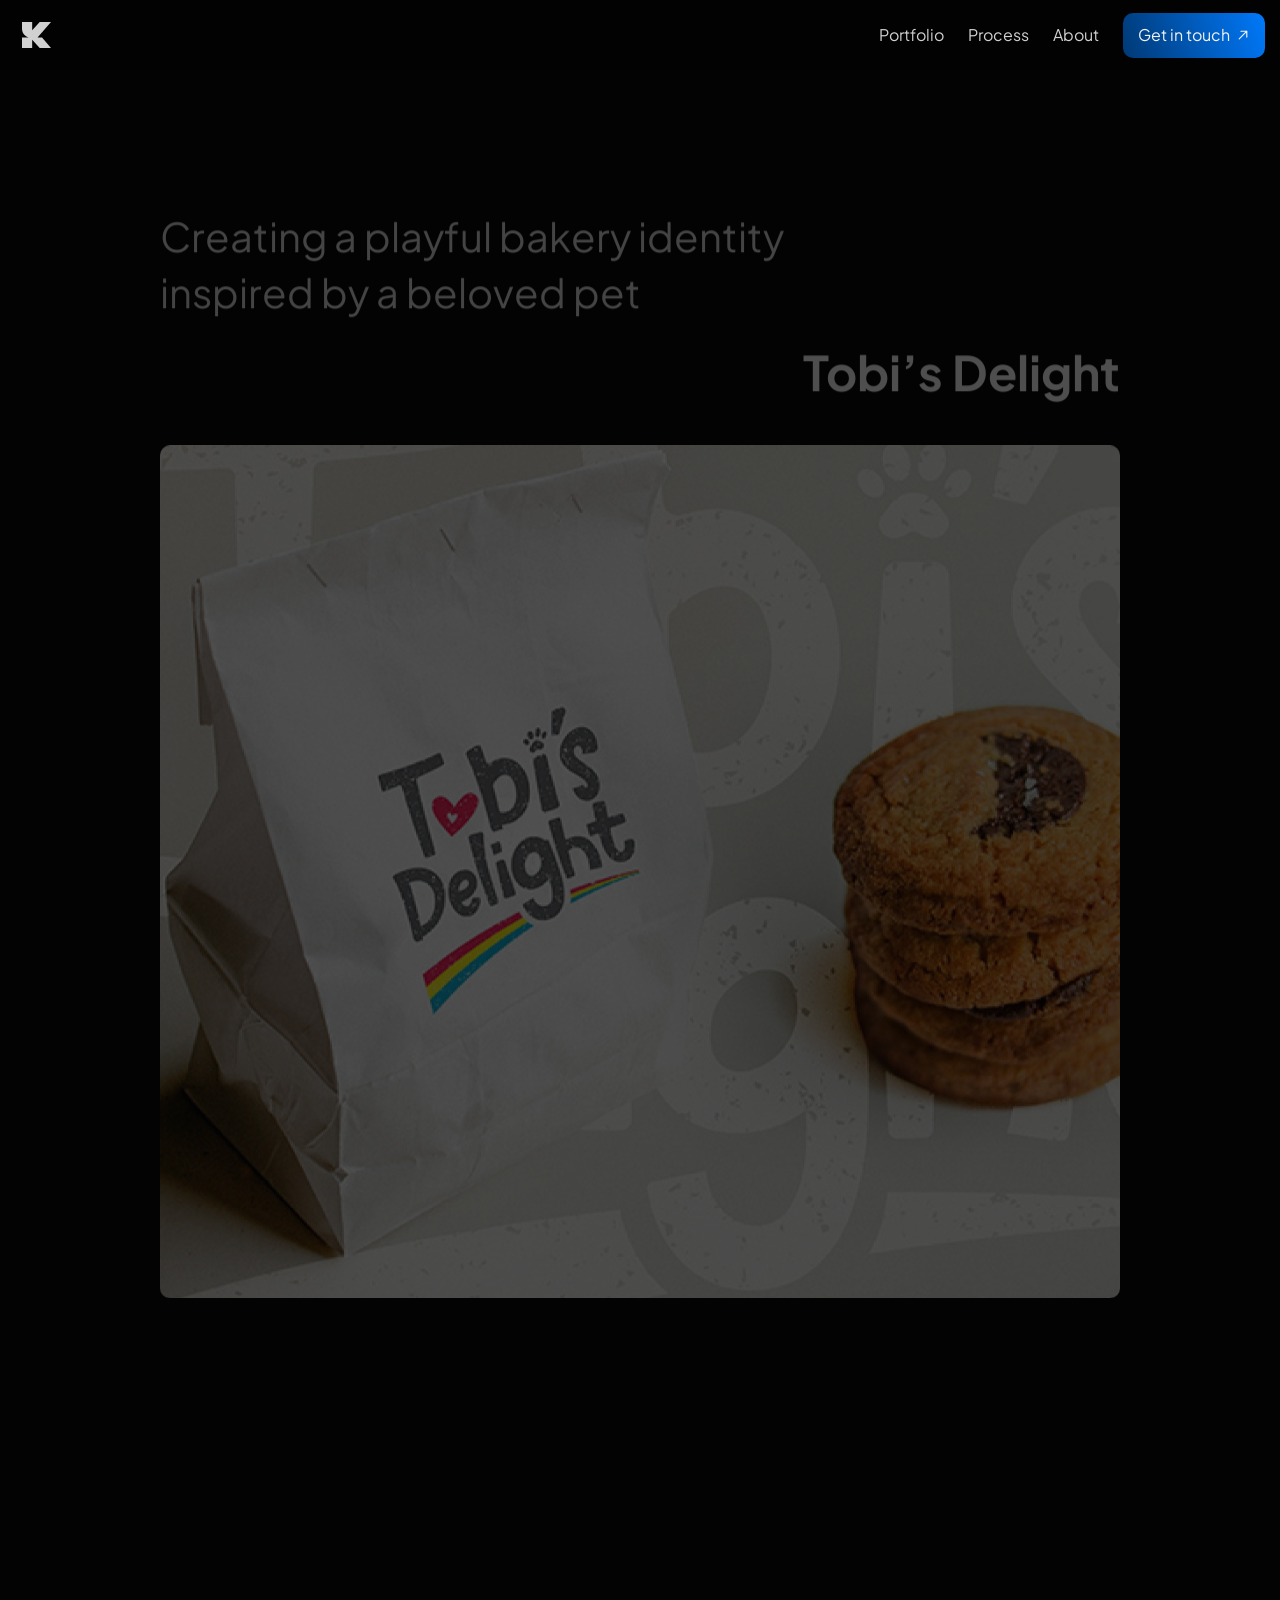
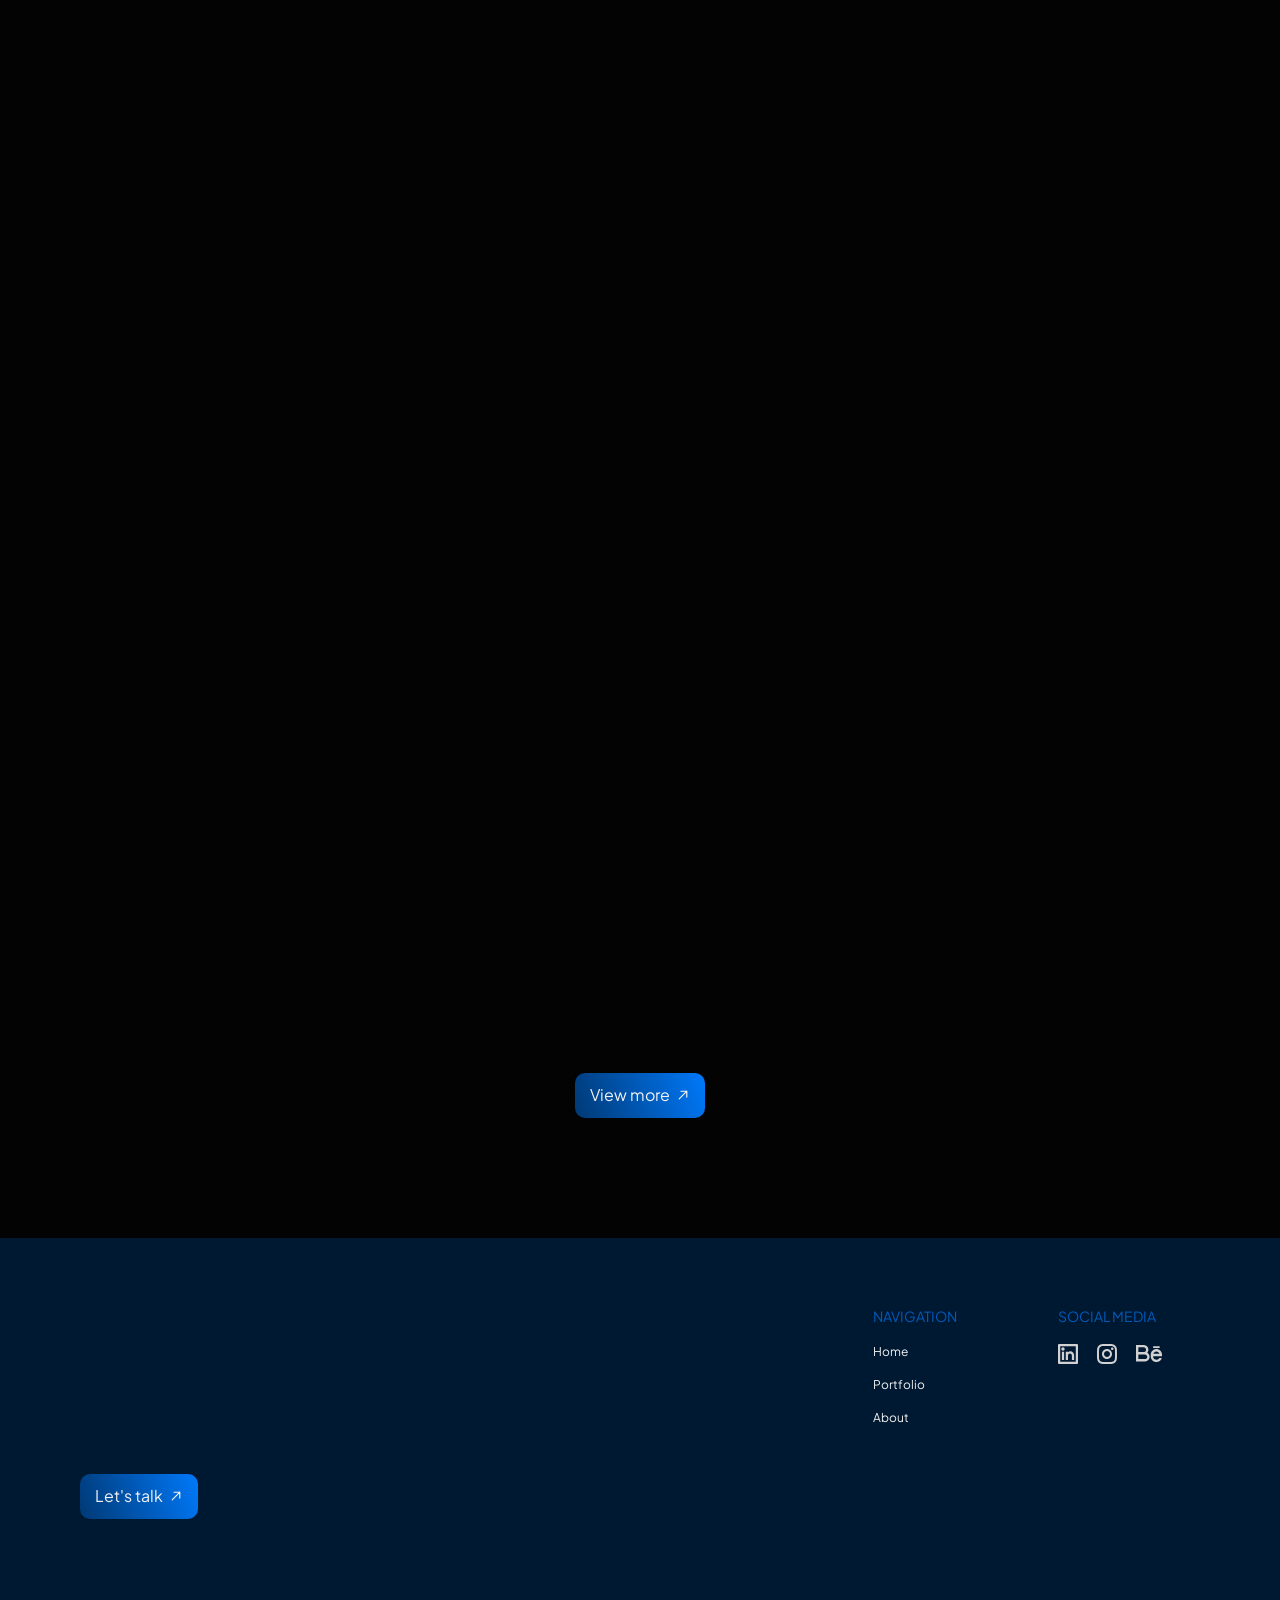
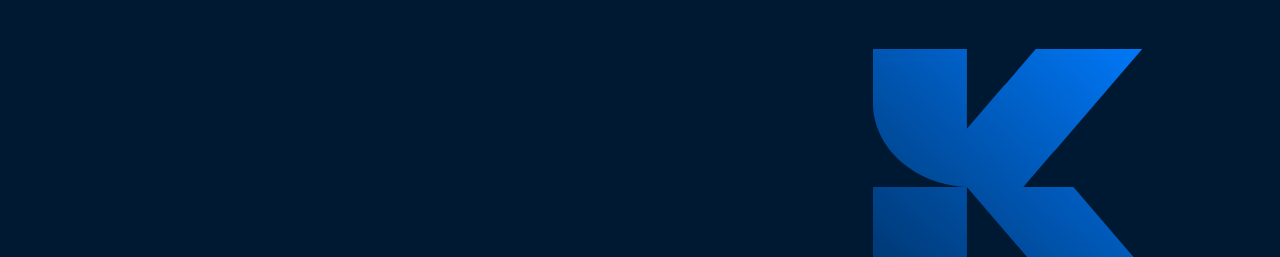
<file: portfolio/tobi’s-delight/index.html>
<!doctype html><meta charset="utf-8"><title>Tobi’s Delight</title><meta http-equiv="refresh" content="0; url=../tobis-delight/"><link rel="canonical" href="../tobis-delight/"><a href="../tobis-delight/">Tobi’s Delight</a>
</file>
<file: assets/css/style.css>
/* Kem Enon portfolio — rebuilt from the Framer site as plain HTML/CSS */

:root {
  --black: #030303;
  --ink: #000000;
  --white-95: #f2f2f2;
  --white-80: #d1d1d1;
  --grey-67: #ababab;
  --grey-57: #919191;
  --grey-37: #5e5e5e;
  --surface: #1c1c1c;
  --light-bg: #f2f2f2;
  --light-card: #ededed;
  --royal: #0079fa;
  --royal-dark: #003975;
  --dark-blue: #003670;
  --link-blue: #005aba;
  --footer-bg: #001933;
  --green: #40ff00;
  --btn-gradient: linear-gradient(250deg, var(--royal) 0%, var(--royal-dark) 100%);
  --font: "Plus Jakarta Sans", "Helvetica Neue", Arial, sans-serif;
  --radius: 10px;
  --max: 1440px;
}

*, *::before, *::after { box-sizing: border-box; }
html { scroll-behavior: smooth; -webkit-text-size-adjust: 100%; }
body {
  margin: 0;
  background: var(--black);
  color: var(--white-95);
  font-family: var(--font);
  font-size: 16px;
  line-height: 1.5;
  -webkit-font-smoothing: antialiased;
}
img { display: block; max-width: 100%; height: auto; }
a { color: inherit; text-decoration: none; }
h1, h2, h3, h4, p, ul, ol { margin: 0; }
button, input, textarea { font: inherit; }
.sr-only { position: absolute; width: 1px; height: 1px; overflow: hidden; clip: rect(0 0 0 0); white-space: nowrap; }

/* ---------- Buttons ---------- */
.btn {
  display: inline-flex; align-items: center; gap: 6px;
  padding: 10px 15px 11px;
  border-radius: var(--radius);
  background: var(--btn-gradient);
  color: var(--white-95);
  font-size: 16px; line-height: 24px;
  border: 0; cursor: pointer;
  transition: filter .2s ease, transform .2s ease;
}
.btn:hover { filter: brightness(1.15); }
.btn:active { transform: scale(.98); }
.btn svg { width: 14px; height: 14px; }
.btn-center { display: flex; justify-content: center; }

/* ---------- Nav ---------- */
.nav {
  position: fixed; inset: 0 0 auto 0; z-index: 50;
  height: 70px;
  background: rgba(3, 3, 3, .5);
  -webkit-backdrop-filter: blur(9px); backdrop-filter: blur(9px);
}
.nav-inner {
  height: 100%; padding: 0 15px 0 22px;
  display: flex; align-items: center; justify-content: space-between;
}
.nav-logo svg { width: 29px; height: 26px; display: block; }
.nav-links { display: flex; align-items: center; gap: 24px; }
.nav-links a:not(.btn) { color: var(--white-80); transition: color .2s; }
.nav-links a:not(.btn):hover { color: var(--white-95); }
.nav-toggle {
  display: none; background: none; border: 0; padding: 8px; cursor: pointer; color: var(--white-80);
}
.nav-toggle span { display: block; width: 20px; height: 2px; background: currentColor; margin: 4px 0; border-radius: 2px; transition: transform .25s, opacity .25s; }

/* ---------- Hero ---------- */
.hero {
  position: relative; min-height: 100vh; min-height: 100svh;
  display: flex; flex-direction: column; align-items: center;
  padding: 120px 20px 40px; overflow: hidden; text-align: center;
  background: var(--ink);
}
.hero-bg {
  position: absolute; inset: -20px; z-index: 0;
  background: url("../img/hero-bubble.jpg") center 70% / cover no-repeat;
  opacity: .75;
  transition: transform .6s cubic-bezier(.2,.7,.2,1);
  will-change: transform;
}
.hero > *:not(.hero-bg) { position: relative; z-index: 1; }
.hero-kicker { font-size: 20px; line-height: 28px; font-weight: 400; color: var(--white-80); max-width: 800px; }
.hero-title {
  margin-top: 8px; max-width: 800px;
  font-size: 54px; line-height: 1.35; font-weight: 700; color: var(--white-95);
}
.hero .btn { margin-top: 40px; }
.hero-foot {
  margin-top: auto; width: 100%;
  display: flex; justify-content: space-between; align-items: center;
  padding: 0 32px;
}
.status-card {
  display: flex; align-items: center; gap: 13px; text-align: left;
  padding: 12px 14px 12px 12px; border-radius: var(--radius);
  background: rgba(46, 2, 2, .05);
  -webkit-backdrop-filter: blur(5px); backdrop-filter: blur(5px);
}
.status-avatar { position: relative; width: 48px; height: 48px; flex: none; }
.status-avatar img { width: 48px; height: 48px; border-radius: 999px; object-fit: cover; }
.status-avatar::after {
  content: ""; position: absolute; top: 3px; right: 0; width: 10px; height: 10px;
  border-radius: 50%; background: var(--green);
}
.status-name { font-weight: 700; color: var(--white-80); }
.status-sub { color: var(--grey-67); }
.scroll-cue { display: flex; align-items: center; gap: 18px; color: var(--white-80); }
.mouse {
  width: 14px; height: 22px; border: 1.5px solid var(--white-80); border-radius: 8px; position: relative;
}
.mouse::after {
  content: ""; position: absolute; left: 50%; top: 4px; width: 2px; height: 5px; margin-left: -1px;
  background: var(--white-80); border-radius: 2px; animation: wheel 1.6s ease-in-out infinite;
}
@keyframes wheel { 0% { opacity: 1; transform: translateY(0); } 70% { opacity: 0; transform: translateY(6px); } 100% { opacity: 0; } }

/* ---------- Section basics ---------- */
.section { padding: 50px 40px 100px; }
.eyebrow { color: var(--grey-67); }
.display { font-size: 48px; line-height: 1.35; font-weight: 400; color: var(--white-95); }

/* ---------- Selected works (home) ---------- */
.works-intro { max-width: 1360px; margin: 0 auto; padding: 0 80px; }
.works-intro .eyebrow { font-size: 16px; }
.works-intro .display { margin-top: 10px; }
.works-grid {
  max-width: 1360px; margin: 100px auto 0;
  display: grid; grid-template-columns: 1fr 1fr; gap: 41px 40px;
}
.work-card { display: block; }
.work-card .thumb { overflow: hidden; border-radius: var(--radius) var(--radius) 0 0; aspect-ratio: 660 / 587; background: #111; }
.work-card .thumb img { width: 100%; height: 100%; object-fit: cover; transition: transform .6s cubic-bezier(.2,.7,.2,1); }
.work-card:hover .thumb img { transform: scale(1.04); }
.work-card .meta { display: flex; justify-content: space-between; align-items: flex-start; gap: 16px; padding: 9px 10px 0; }
.work-card h3 { font-size: 20px; line-height: 28px; font-weight: 700; color: var(--white-80); }
.work-card .tag { font-size: 12px; line-height: 18px; color: var(--white-80); white-space: nowrap; }
.works-more { margin-top: 61px; }

/* ---------- Process ---------- */
.process { padding: 120px 40px 100px; }
.process-inner { max-width: 900px; margin: 0 auto; }
.process .display { margin-top: 20px; }
.steps { margin-top: 90px; display: grid; gap: 8px; }
.step {
  border-radius: var(--radius);
  background: rgba(28, 28, 28, .5);
  -webkit-backdrop-filter: blur(9px); backdrop-filter: blur(9px);
  outline: 1px solid rgba(255,255,255,.06); outline-offset: -1px;
}
.step summary {
  list-style: none; cursor: pointer;
  display: grid; grid-template-columns: 122px 1fr 24px; align-items: center;
  padding: 20px 20px 22px 35px; min-height: 82px;
}
.step summary::-webkit-details-marker { display: none; }
.step .num { color: var(--royal); }
.step .title { color: var(--white-80); }
.step .arrow { width: 18px; height: 18px; color: var(--white-80); transition: transform .3s ease; }
.step[open] .arrow { transform: rotate(180deg); }
.step .body {
  padding: 0 60px 24px 157px; color: rgba(171,171,171,.75);
}

/* ---------- Contact ---------- */
.contact { padding: 50px 40px 68px; background: var(--black); }
.contact-inner {
  max-width: 1120px; margin: 0 auto;
  display: grid; grid-template-columns: 512px 1fr; gap: 96px; align-items: start;
}
.contact .display { margin-top: 13px; }
.contact-list { margin-top: 118px; max-width: 300px; list-style: none; padding: 0; }
.contact-list li { border-top: 1px solid rgba(209,209,209,.2); }
.contact-list li:last-child { border-bottom: 0; }
.contact-list a, .contact-list span.row {
  display: flex; align-items: center; gap: 12px; padding: 20px; color: var(--white-80);
}
.contact-list a:hover { color: var(--white-95); }
.icon-chip {
  width: 22px; height: 22px; border-radius: 5px; flex: none;
  display: grid; place-items: center; background: #0f1a2b; color: var(--royal);
}
.icon-chip svg { width: 14px; height: 14px; }
.form-card {
  margin-top: 63px;
  padding: 40px; border-radius: 20px;
  background: linear-gradient(180deg, #1c1c1c 0%, #1a1a1a 100%);
}
.form-card label { display: block; font-size: 12px; line-height: 1.4; color: var(--grey-67); margin-bottom: 10px; }
.form-card .field + .field { margin-top: 20px; }
.form-card input, .form-card textarea {
  width: 100%; border: 0; border-radius: var(--radius);
  background: var(--ink); color: var(--white-80);
  font-size: 14px; line-height: 1.2; padding: 14px 12px;
  outline: 1px solid transparent; transition: outline-color .2s;
}
.form-card textarea { min-height: 100px; resize: vertical; }
.form-card input:focus, .form-card textarea:focus { outline-color: var(--royal); }
.form-card input::placeholder, .form-card textarea::placeholder { color: #5e5e5e; }
.form-card .btn { width: 100%; justify-content: center; margin-top: 20px; background: linear-gradient(79deg, var(--royal) 0%, var(--dark-blue) 100%); }
.form-card .btn[disabled] { opacity: .5; cursor: default; }
.form-status { margin-top: 12px; font-size: 14px; color: var(--white-80); min-height: 1.4em; }

/* ---------- About (light) ---------- */
.about { background: var(--light-bg); color: var(--grey-37); padding: 110px 40px 100px; }
.about-inner { max-width: 1000px; margin: 0 auto; }
.about h2 { font-size: 48px; line-height: 1.35; font-weight: 700; }
.about h3 {
  font-size: 20px; line-height: 28px; font-weight: 700;
  padding-bottom: 10px; border-bottom: 1px solid var(--white-80);
}
.about-block { margin-top: 70px; }
.about-block:first-of-type { margin-top: 64px; }
.profile { margin-top: 20px; display: grid; grid-template-columns: 222px 1fr; gap: 45px; align-items: end; }
.profile-card { position: relative; border-radius: var(--radius); overflow: hidden; aspect-ratio: 222 / 341; }
.profile-card img { width: 100%; height: 100%; object-fit: cover; }
.profile-card .avail {
  position: absolute; top: 8px; right: 12px; font-size: 12px; color: var(--white-80);
  display: flex; align-items: center; gap: 6px;
}
.profile-card .avail::before { content: ""; width: 6px; height: 6px; border-radius: 50%; background: var(--green); }
.profile-card .caption {
  position: absolute; inset: auto 0 0 0; padding: 22px 10px 6px;
  -webkit-backdrop-filter: blur(5px); backdrop-filter: blur(5px);
  -webkit-mask-image: linear-gradient(0deg, #000 74%, transparent 100%); mask-image: linear-gradient(0deg, #000 74%, transparent 100%);
}
.profile-card .caption strong { display: block; font-size: 14px; line-height: 1.5; color: var(--white-95); }
.profile-card .caption span { display: block; font-size: 12px; line-height: 1.4; color: var(--white-80); }
.bio p { font-size: 20px; line-height: 28px; }
.bio p + p { margin-top: 40px; }

.exp { list-style: none; padding: 0; margin: 0; }
.exp li {
  display: grid; grid-template-columns: 195px 195px 1fr; gap: 0 74px;
  padding: 30px 0 19px; border-bottom: 1px solid var(--white-80);
}
.exp li > :first-child { grid-column: 1; }
.exp .when { font-weight: 700; color: var(--grey-57); }
.exp .role { text-align: right; }
.exp .role strong { display: block; font-weight: 700; }
.exp .what { color: var(--grey-57); }

.skills { margin-top: 20px; display: grid; grid-template-columns: repeat(3, 1fr); gap: 30px; }
.skill {
  padding: 19px 19px 24px; border-radius: var(--radius);
  background: var(--light-card); border: 1px solid var(--white-80);
}
.skill img { width: 44px; height: 44px; }
.skill h4 { margin-top: 17px; font-size: 16px; line-height: 24px; font-weight: 700; }
.skill p { margin-top: 7px; font-size: 12px; line-height: 1.4; }

/* ---------- Footer ---------- */
.footer { background: var(--footer-bg); padding: 70px 40px 40px; }
.footer-inner {
  max-width: 1120px; margin: 0 auto;
  display: grid; grid-template-columns: 1fr 327px; gap: 40px 80px;
}
.footer .display { max-width: 654px; }
.footer .btn { margin-top: 36px; }
.footer-cols { display: grid; grid-template-columns: 142px 1fr; gap: 43px; }
.footer-cols h4 { font-size: 14px; line-height: 1.25; font-weight: 400; color: var(--link-blue); }
.footer-cols ul { list-style: none; padding: 0; margin-top: 18px; display: grid; gap: 18px; font-size: 12px; line-height: 15px; }
.footer-cols ul a { font-size: 12px; line-height: 1.25; color: var(--white-95); }
.footer-cols ul a:hover { color: var(--royal); }
.socials { margin-top: 18px; display: flex; gap: 19px; align-items: center; }
.socials a { color: var(--white-80); display: block; transition: color .2s; }
.socials a:hover { color: var(--royal); }
.socials svg { display: block; height: 20px; width: auto; }
.footer-logo { grid-column: 2; grid-row: 2; width: 288px; height: 240px; margin-top: 90px; }
.footer-logo svg { width: 100%; height: 100%; display: block; }
.footer-copy { grid-column: 1; grid-row: 2; align-self: end; font-size: 12px; line-height: 1.25; color: var(--link-blue); }

/* ---------- Portfolio page ---------- */
.page-top { padding-top: 200px; }
.list-intro { max-width: 920px; margin: 0 auto; padding: 0 20px; }
.list-intro .display { margin-top: 10px; font-weight: 700; }
.project-list { max-width: 920px; margin: 70px auto 0; padding: 0 20px 150px; display: grid; gap: 70px; }
.project-row .thumb { border-radius: var(--radius); overflow: hidden; aspect-ratio: 920 / 818; background: #111; }
.project-row .thumb img { width: 100%; height: 100%; object-fit: cover; transition: transform .6s cubic-bezier(.2,.7,.2,1); }
.project-row:hover .thumb img { transform: scale(1.03); }
.project-row .row-head { margin-top: 19px; display: flex; justify-content: space-between; align-items: center; gap: 16px; }
.project-row h2 { font-size: 40px; line-height: 1.4; font-weight: 400; }
.pill { font-size: 12px; line-height: 1.4; padding: 3px 10px; border: 1px solid var(--white-80); border-radius: 999px; white-space: nowrap; }
.project-row p { margin-top: 0; }

/* ---------- Case study ---------- */
.case { max-width: 1000px; margin: 0 auto; padding: 200px 20px 0; }
.case-sub { max-width: 667px; font-size: 40px; line-height: 1.4; font-weight: 400; color: var(--white-80); }
.case-title { margin-top: 20px; text-align: right; font-size: 48px; line-height: 1.35; font-weight: 700; }
.case-cover { margin-top: 40px; border-radius: var(--radius); overflow: hidden; aspect-ratio: 1000 / 889; }
.case-cover img { width: 100%; height: 100%; object-fit: cover; }
.case-summary { margin-top: 40px; display: grid; grid-template-columns: 621px 311px; justify-content: space-between; gap: 40px; }
.case-summary .facts { display: grid; gap: 20px; align-content: start; }
.label { font-size: 12px; line-height: 1.4; color: var(--grey-57); }
.facts .label { margin-bottom: 8px; }
.case-body { max-width: 800px; margin: 0 auto; }
.case-figure { margin: 60px 0 0; }
.case-figure img { width: 100%; border-radius: var(--radius); aspect-ratio: 800 / 467; object-fit: cover; }
.case-figure figcaption { margin-top: 16px; font-size: 12px; line-height: 1.4; color: var(--white-80); }
.case-cols { margin-top: 40px; display: grid; grid-template-columns: 1fr 1fr; gap: 50px; }
.case-cols .label { margin-bottom: 11px; }
.rich p + p, .rich p + ul, .rich p + ol, .rich ul + p, .rich ol + p { margin-top: 20px; }
.rich ul, .rich ol { padding-left: 23px; }
.case-more { margin: 80px 0 120px; }

/* ---------- Reveal on scroll ---------- */
.reveal { opacity: 0; transform: translateY(24px); transition: opacity .8s ease, transform .8s cubic-bezier(.2,.7,.2,1); }
.reveal.in { opacity: 1; transform: none; }
@media (prefers-reduced-motion: reduce) {
  html { scroll-behavior: auto; }
  .reveal { opacity: 1; transform: none; transition: none; }
  .mouse::after { animation: none; }
  .hero-bg { transition: none; }
}

/* ---------- Tablet ---------- */
@media (max-width: 1199px) {
  .works-intro { padding: 0 40px; }
  .contact-inner { grid-template-columns: 1fr 1fr; gap: 60px; }
  .case-summary { grid-template-columns: 1.8fr 1fr; }
  .exp li { gap: 0 40px; }
}
@media (max-width: 1023px) {
  .skills { grid-template-columns: repeat(2, 1fr); }
  .footer-inner { grid-template-columns: 1fr; }
  .footer-logo { grid-column: 1; grid-row: auto; margin-top: 0; width: 200px; height: auto; aspect-ratio: 288 / 240; }
  .footer-copy { grid-row: auto; }
}

/* ---------- Phone ---------- */
@media (max-width: 809px) {
  .nav-inner { padding: 0 16px 0 20px; }
  .nav-toggle { display: block; }
  .nav-links {
    position: fixed; top: 70px; left: 0; right: 0;
    flex-direction: column; align-items: stretch; gap: 0;
    padding: 8px 20px 24px;
    background: rgba(3,3,3,.92); -webkit-backdrop-filter: blur(9px); backdrop-filter: blur(9px);
    transform: translateY(-8px); opacity: 0; pointer-events: none; transition: opacity .25s, transform .25s;
  }
  .nav-links a:not(.btn) { padding: 14px 0; border-bottom: 1px solid rgba(209,209,209,.12); }
  .nav-links .btn { margin-top: 18px; justify-content: center; }
  .nav.open .nav-links { opacity: 1; transform: none; pointer-events: auto; }
  .nav.open .nav-toggle span:nth-child(1) { transform: translateY(6px) rotate(45deg); }
  .nav.open .nav-toggle span:nth-child(2) { opacity: 0; }
  .nav.open .nav-toggle span:nth-child(3) { transform: translateY(-6px) rotate(-45deg); }

  .hero { padding: 120px 16px 24px; }
  .hero-kicker { font-size: 20px; }
  .hero-title { font-size: 32px; line-height: 1.3; }
  .hero-foot { flex-direction: column-reverse; gap: 48px; padding: 0; }
  .display { font-size: 32px; line-height: 1.35; }

  .section { padding: 50px 16px 80px; }
  .works-intro { padding: 0 24px; }
  .works-grid { grid-template-columns: 1fr; margin-top: 60px; gap: 32px; }

  .process { padding: 80px 16px; }
  .steps { margin-top: 60px; }
  .step summary { grid-template-columns: 32px 1fr 24px; padding: 20px; }
  .step .body { padding: 0 20px 22px 52px; }

  .contact { padding: 50px 16px 60px; }
  .contact-inner { grid-template-columns: 1fr; gap: 0; }
  .contact-list { margin-top: 40px; max-width: none; }
  .form-card { margin-top: 48px; padding: 24px; }

  .about { padding: 80px 16px; }
  .about h2 { font-size: 32px; }
  .profile { grid-template-columns: 1fr; gap: 20px; }
  .profile-card { max-width: 222px; }
  .bio p { font-size: 16px; line-height: 1.6; }
  .bio p + p { margin-top: 24px; }
  .exp li { grid-template-columns: 1fr; gap: 10px; }
  .exp .role { text-align: right; }
  .skills { grid-template-columns: 1fr; gap: 20px; }

  .footer { padding: 50px 16px 32px; }

  .page-top { padding-top: 140px; }
  .project-list { gap: 50px; margin-top: 50px; padding-bottom: 100px; }
  .project-row h2 { font-size: 28px; }

  .case { padding-top: 140px; }
  .case-sub { font-size: 26px; }
  .case-title { font-size: 36px; text-align: left; }
  .case-summary { grid-template-columns: 1fr; }
  .case-cols { grid-template-columns: 1fr; gap: 32px; }
}
</file>
